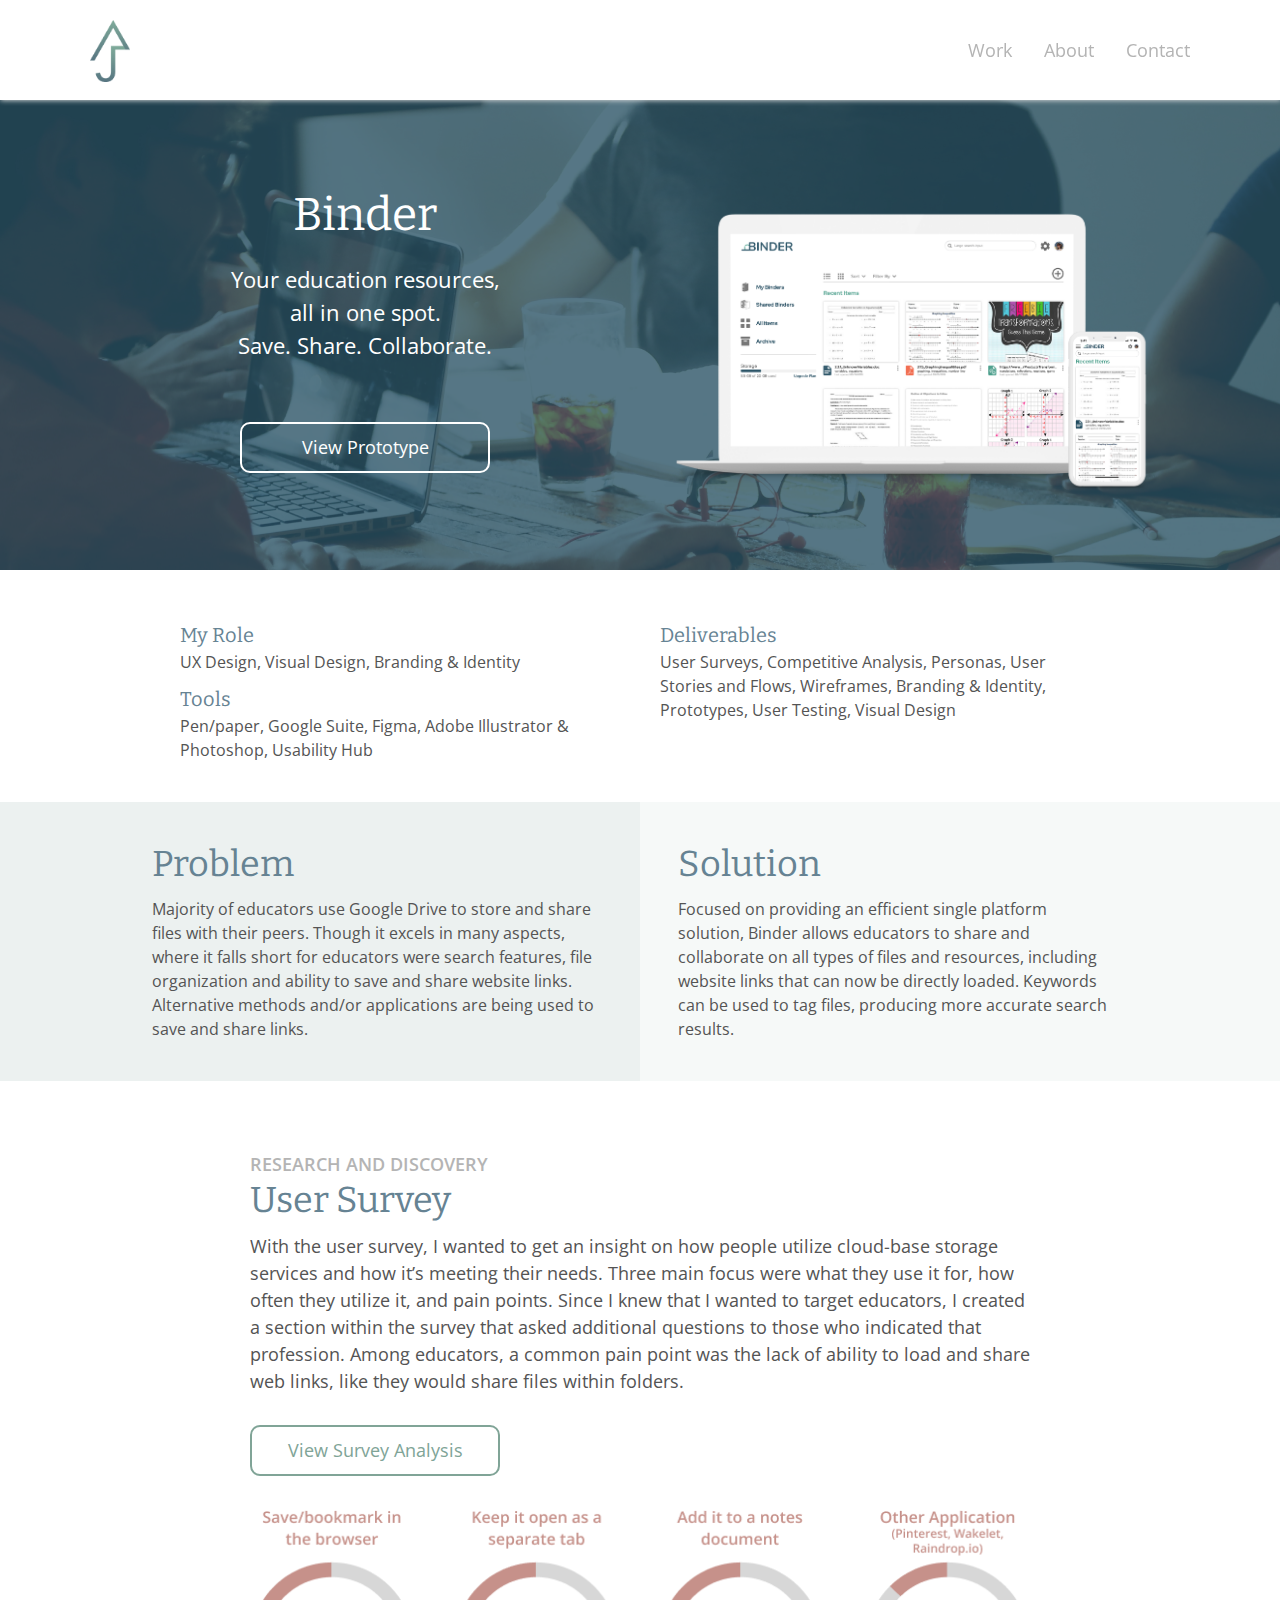
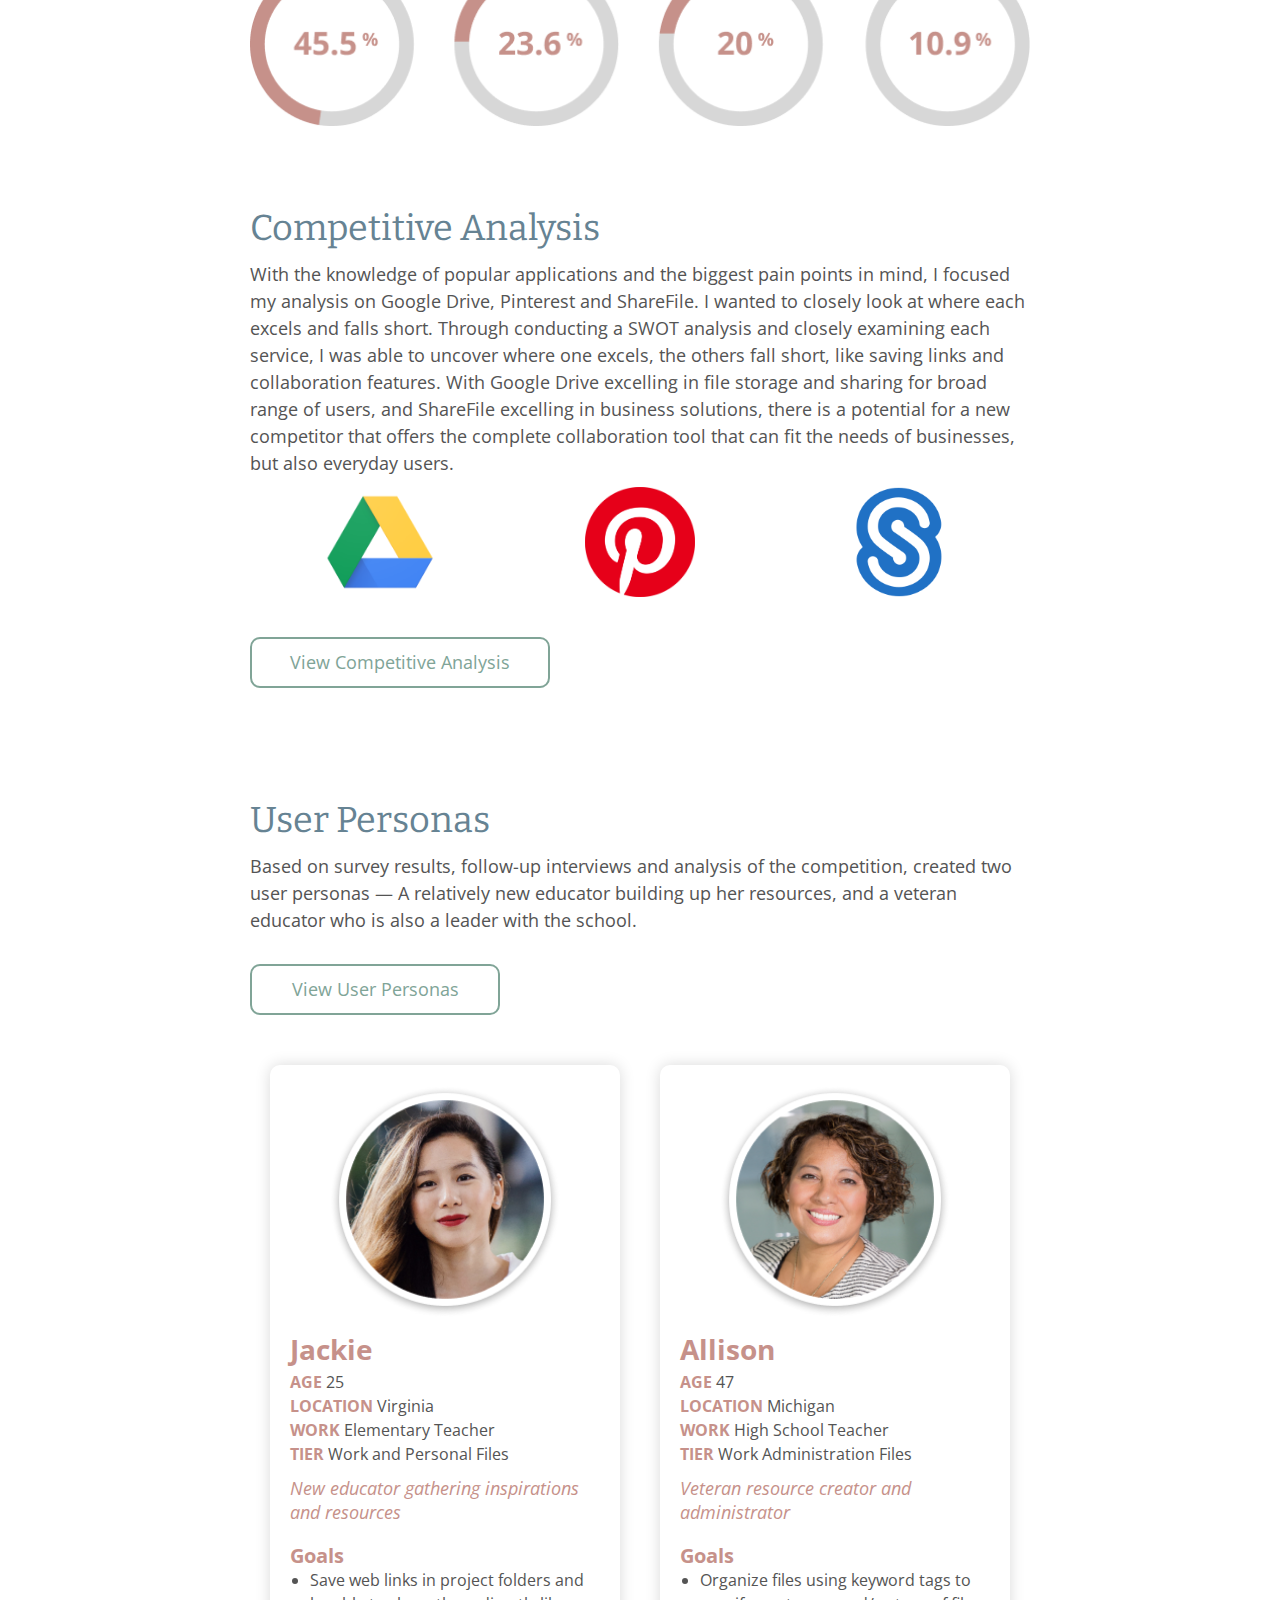
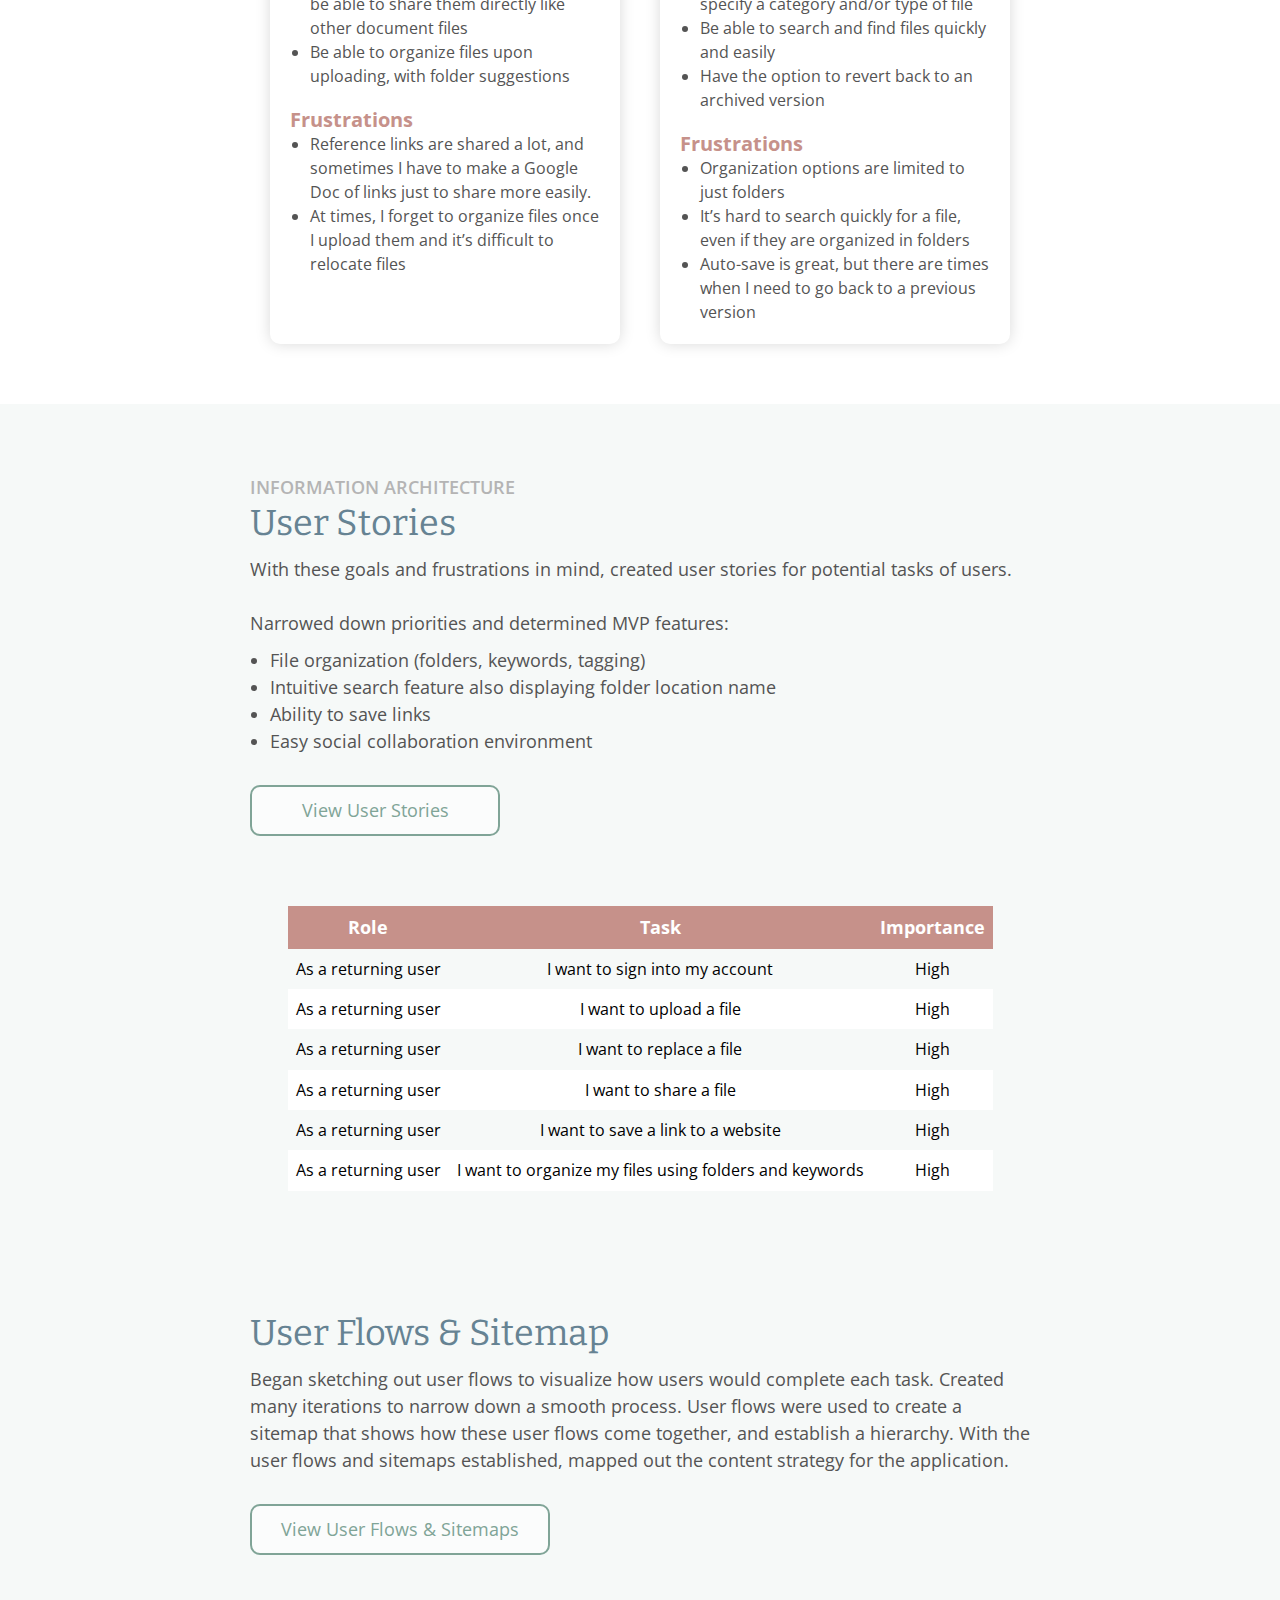
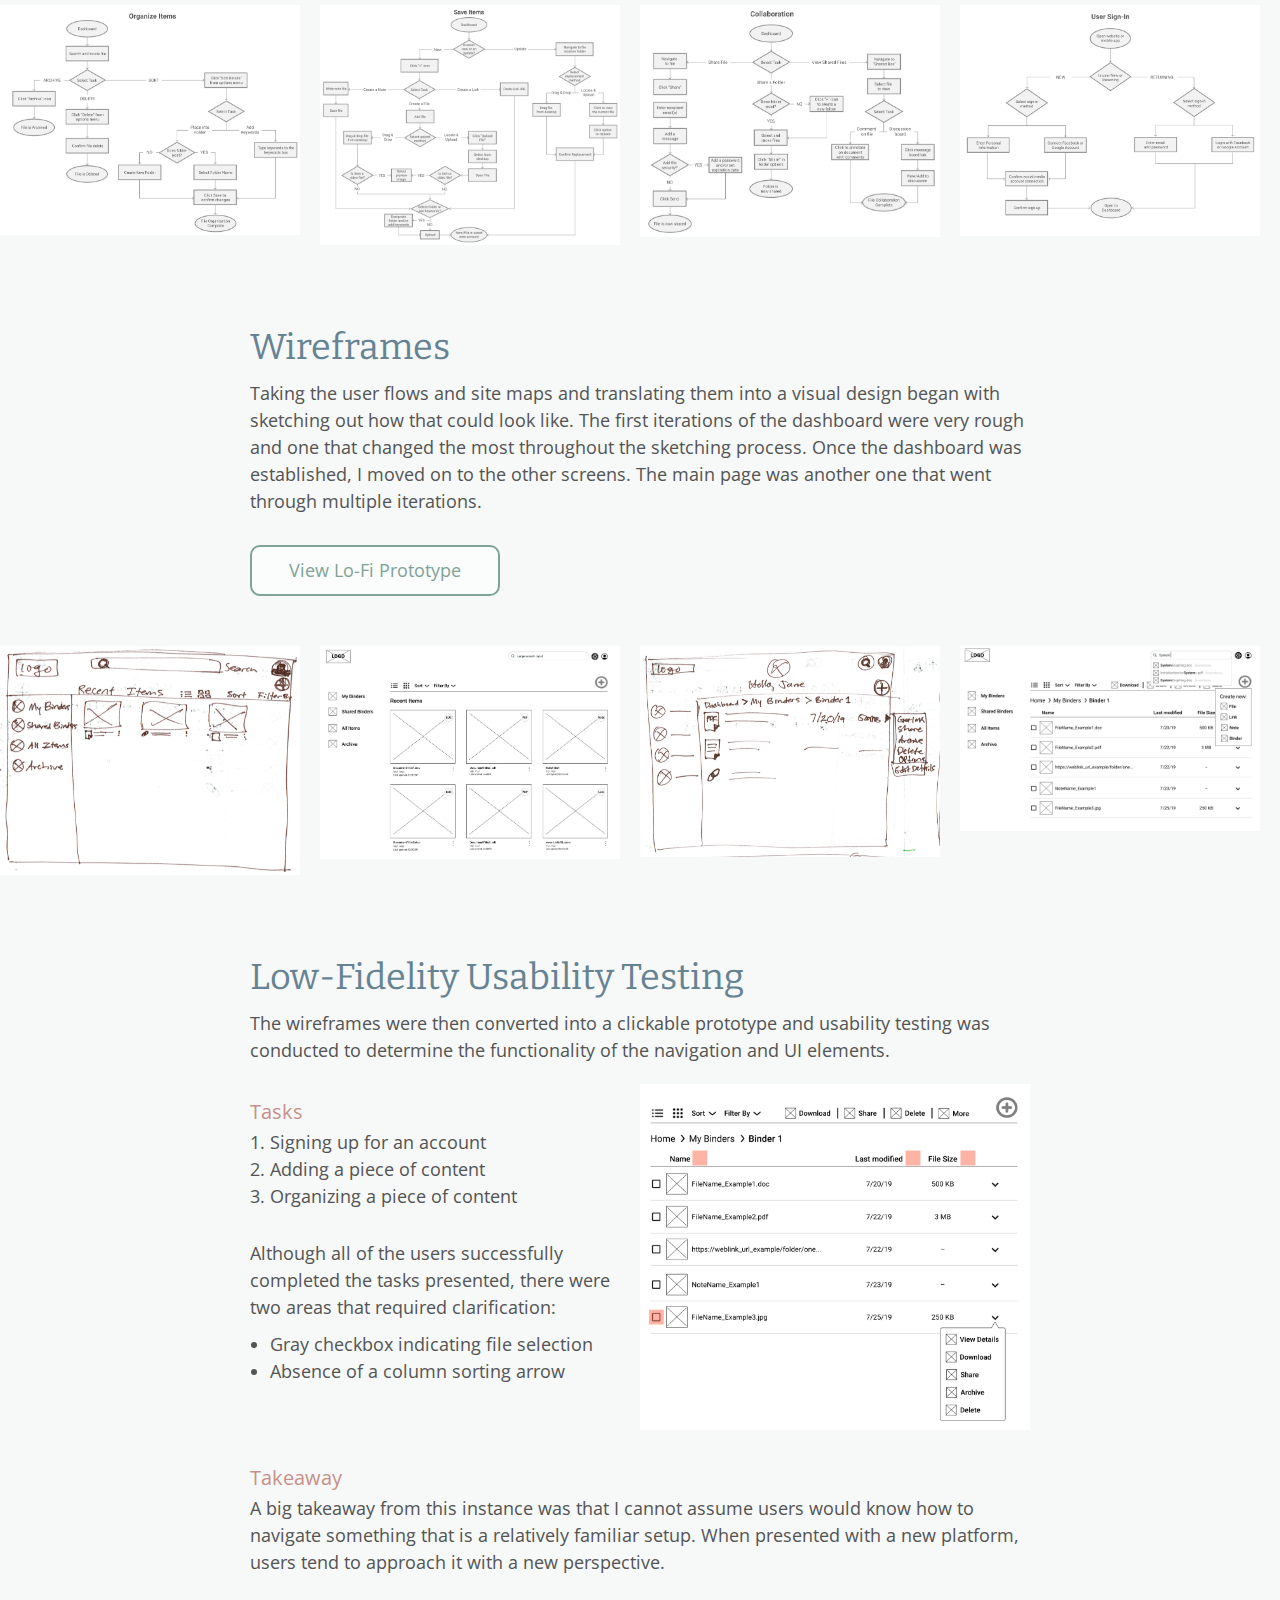
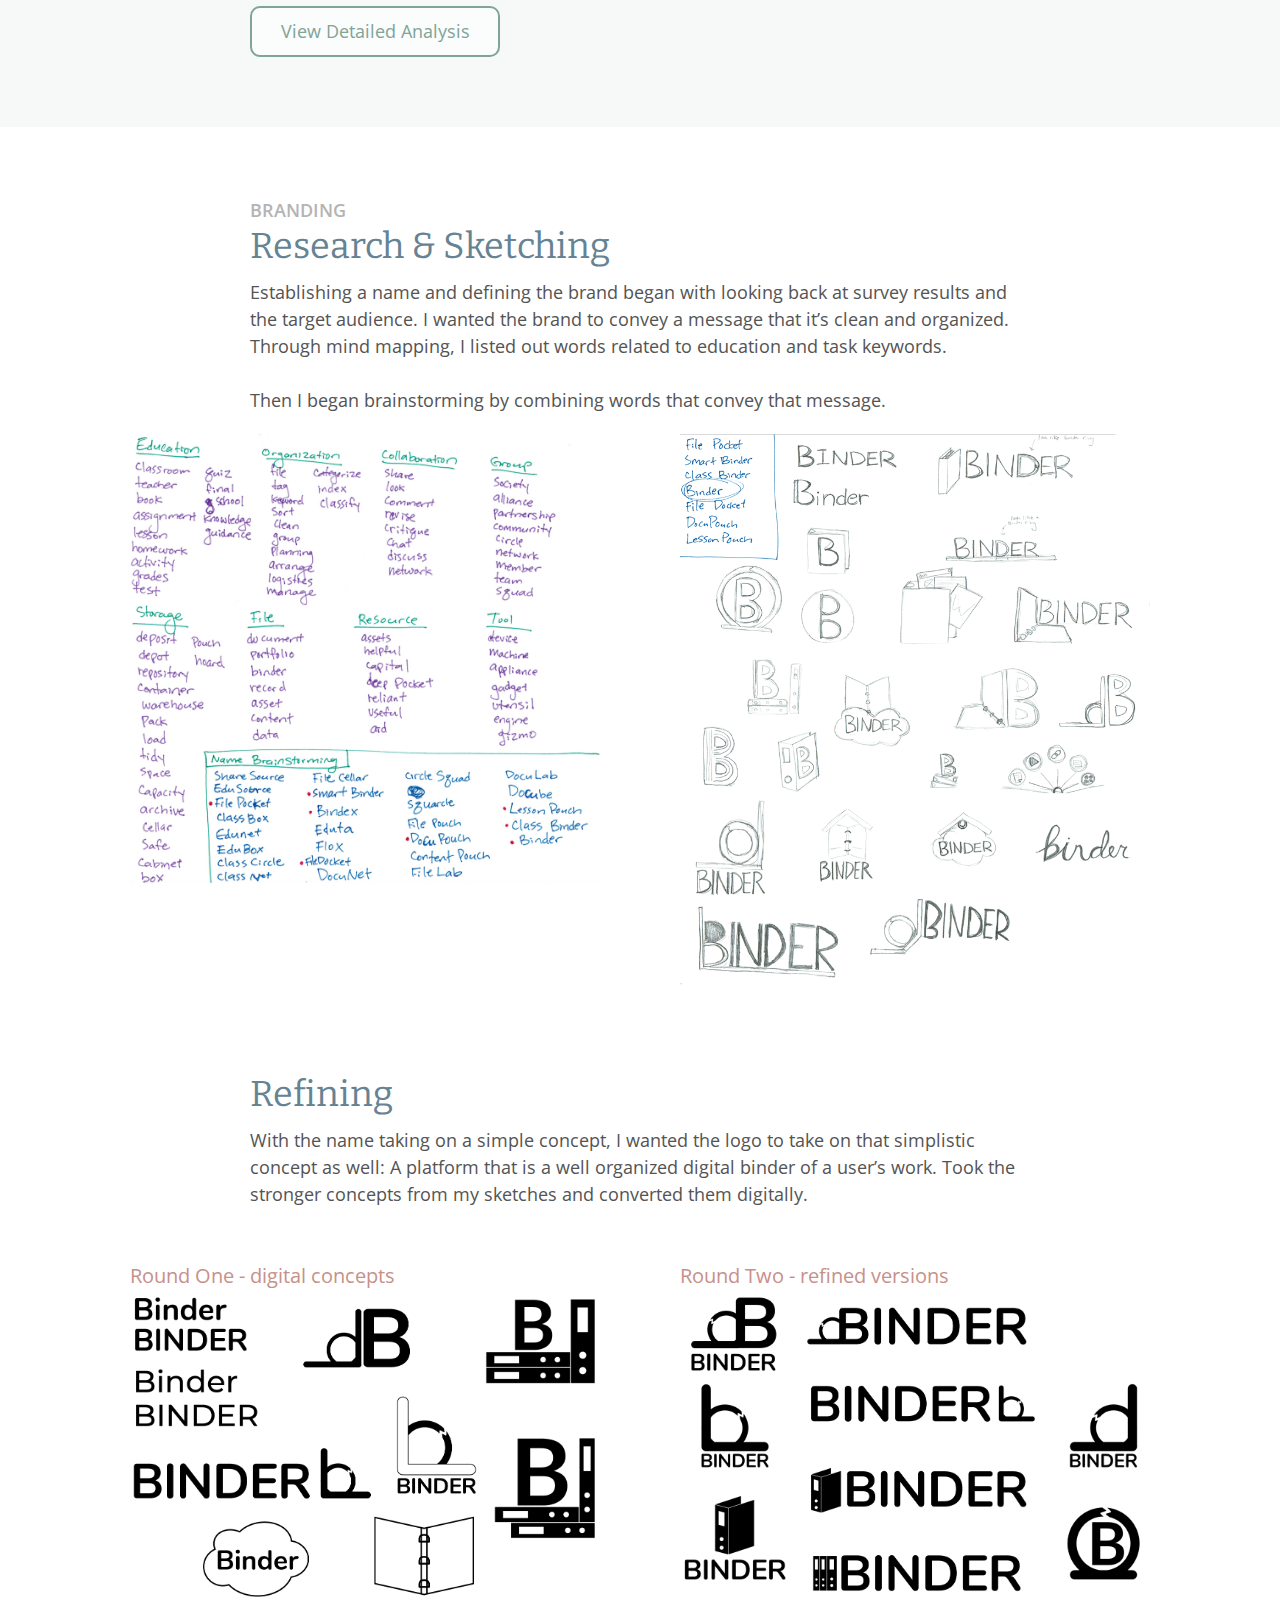
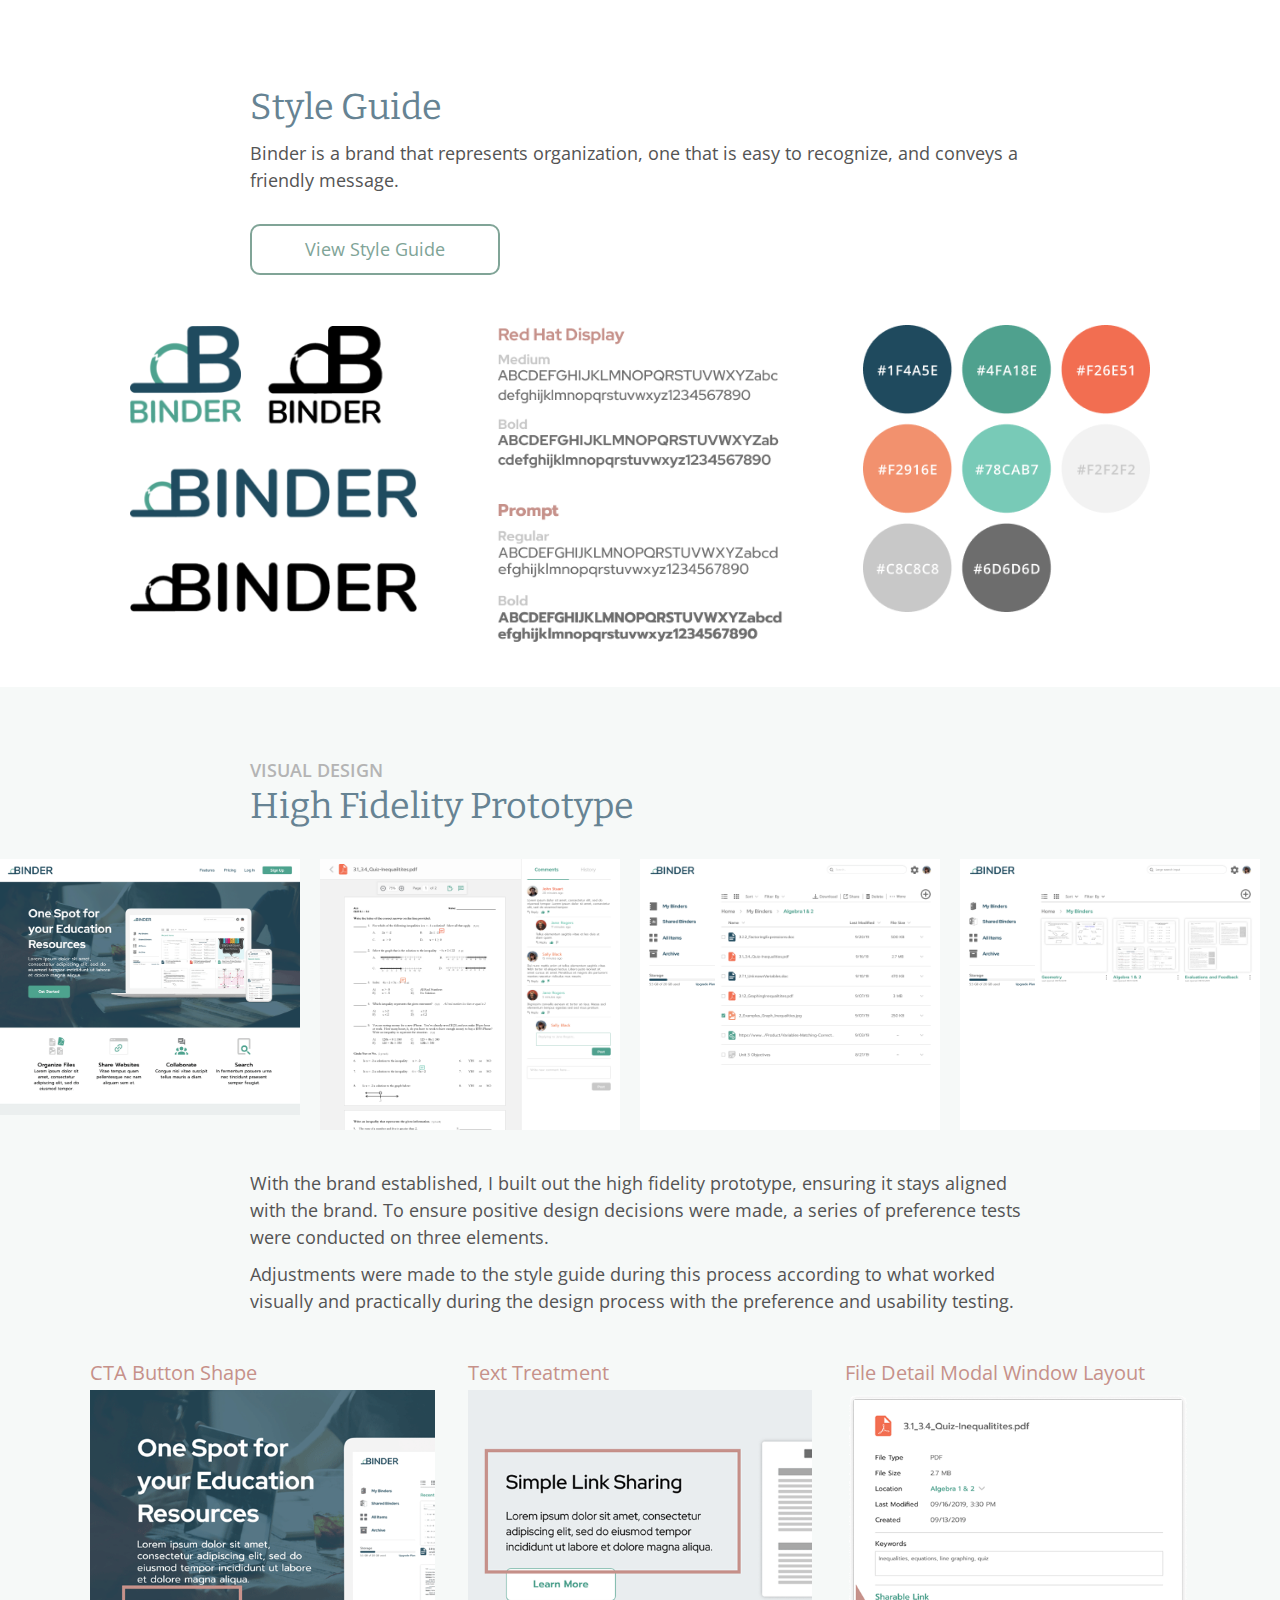
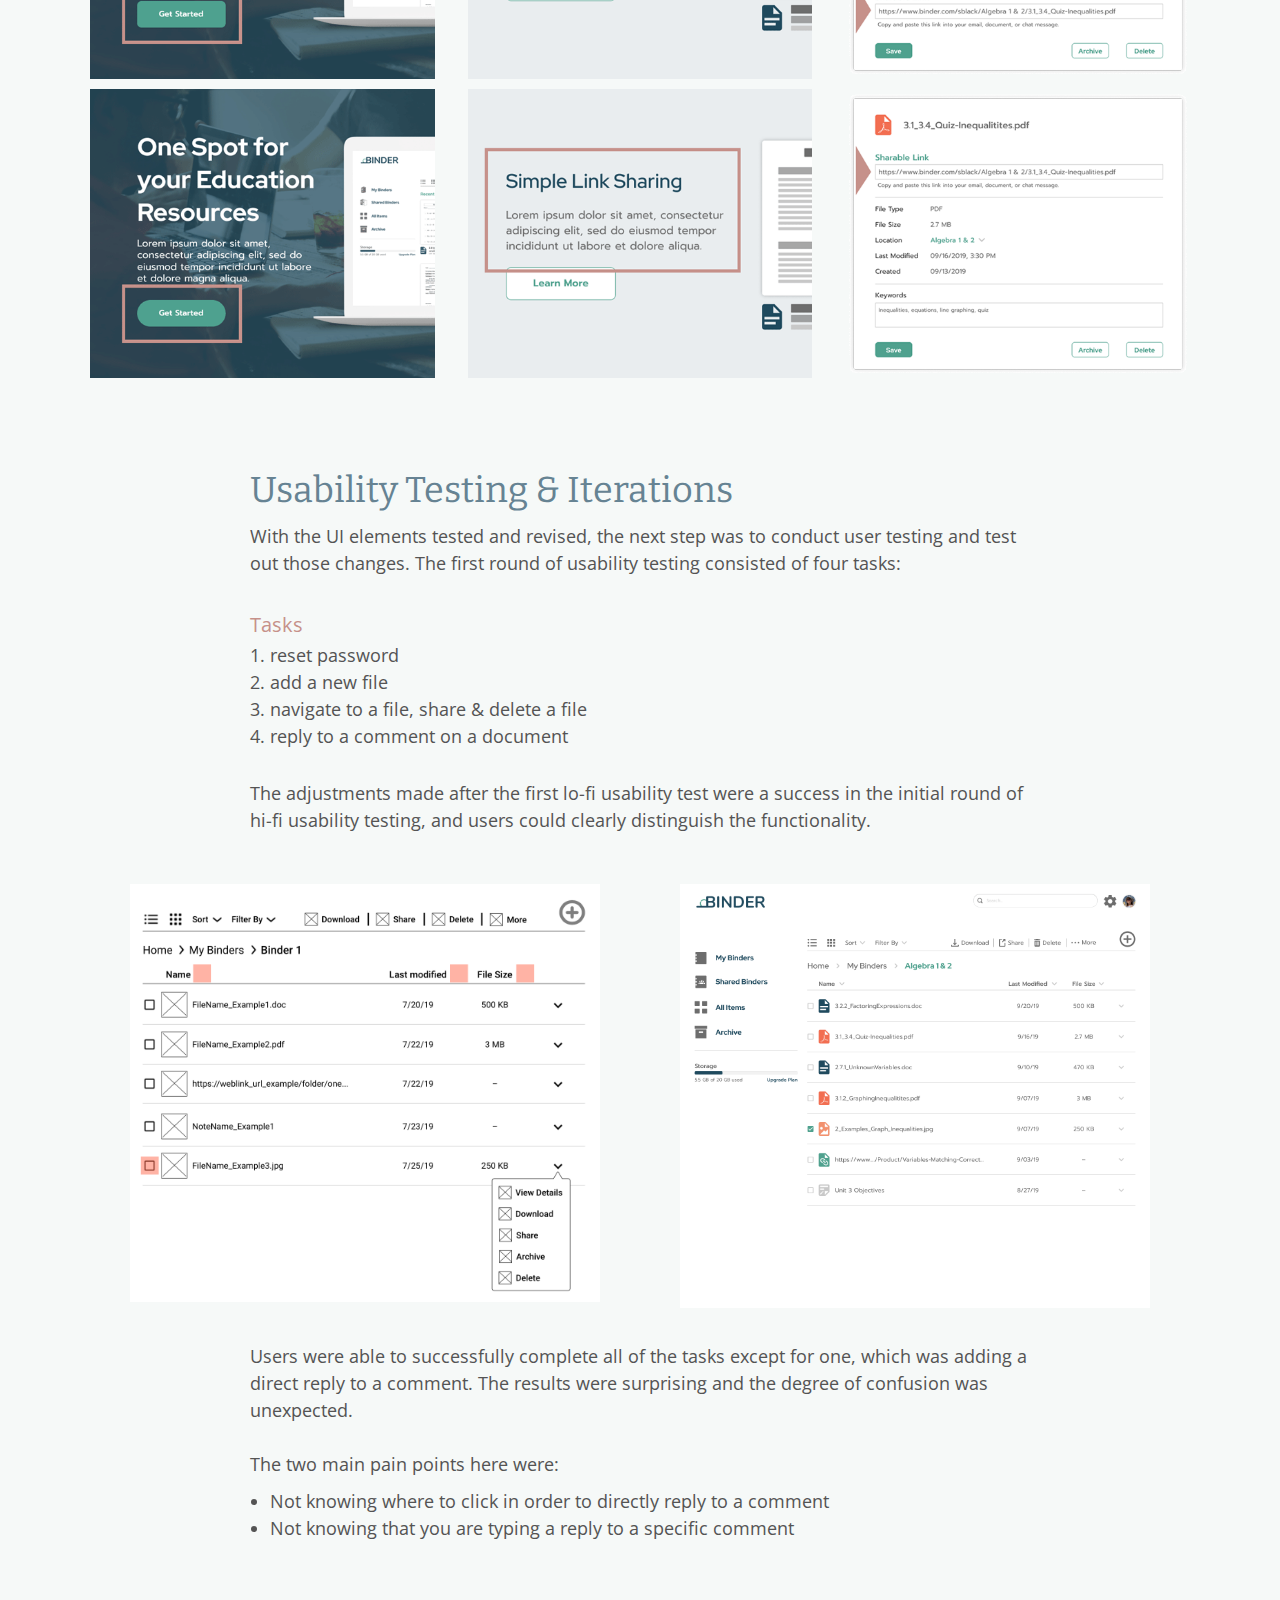
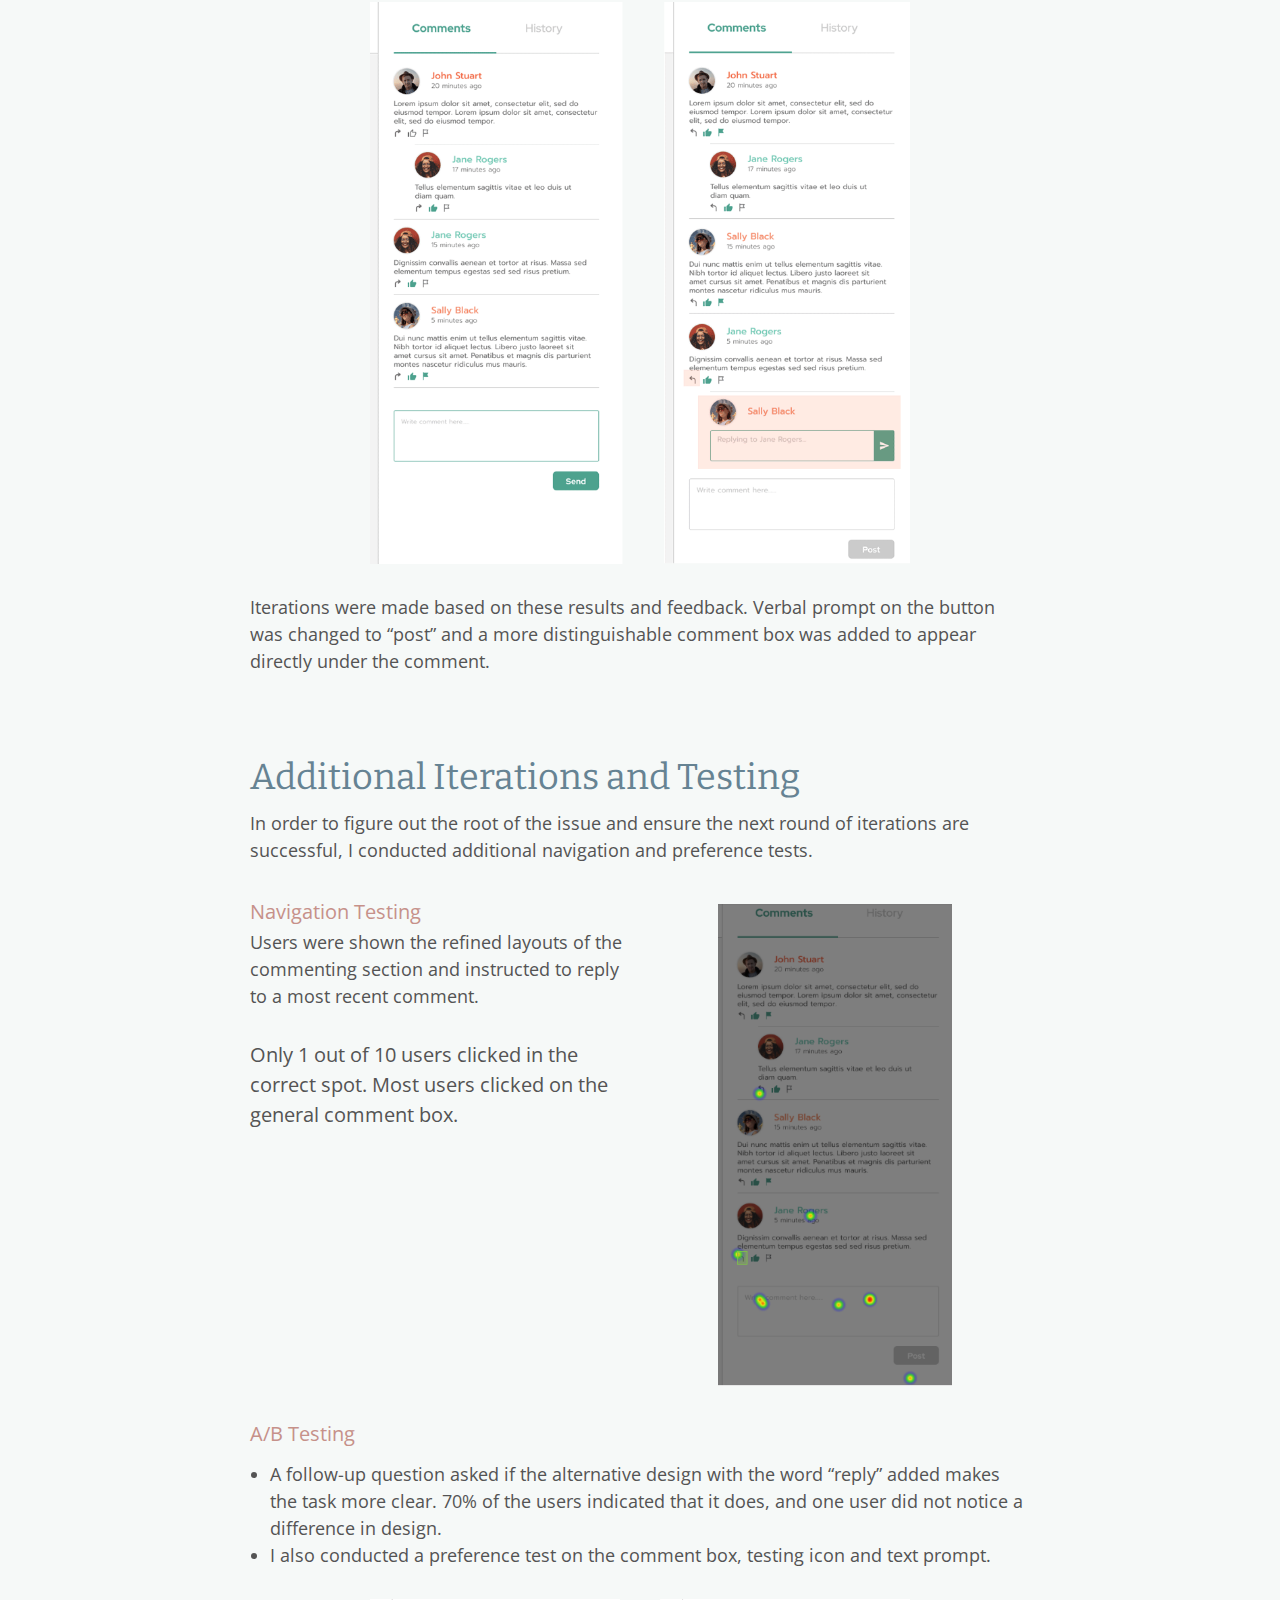
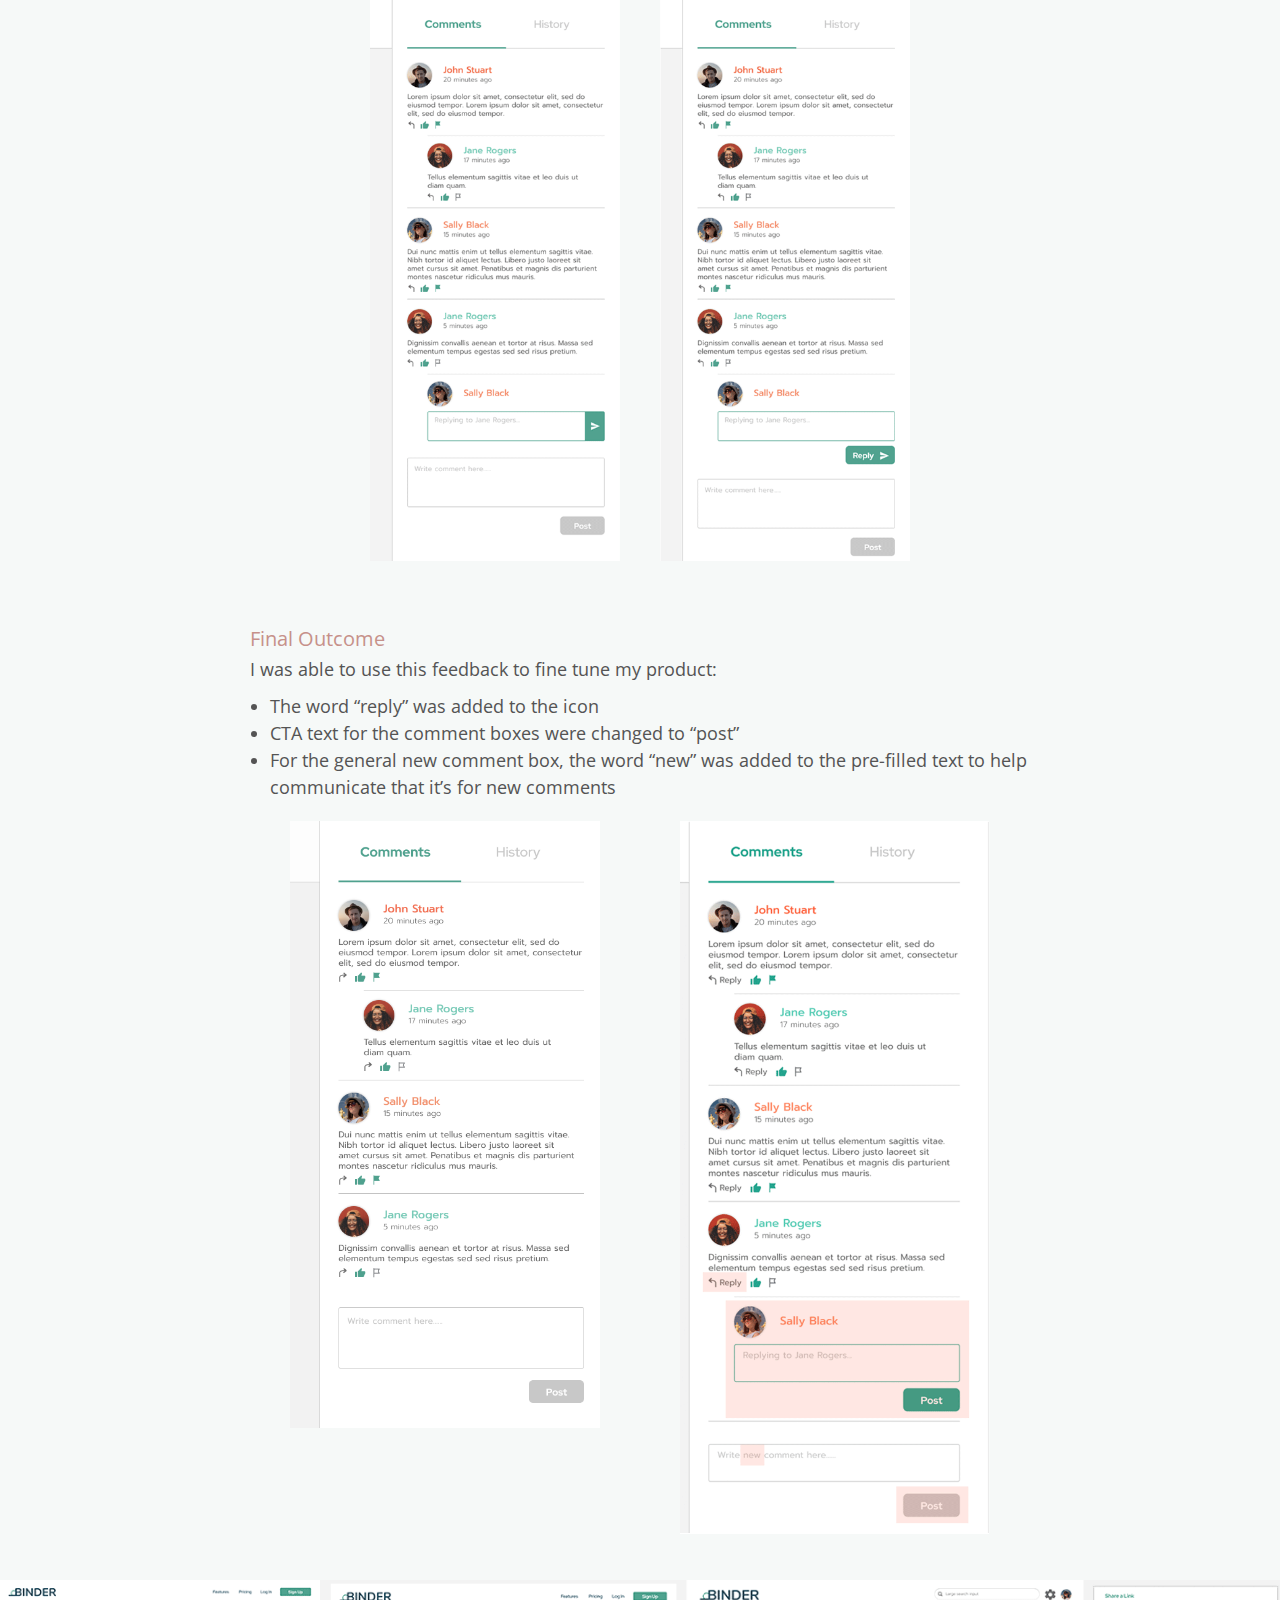
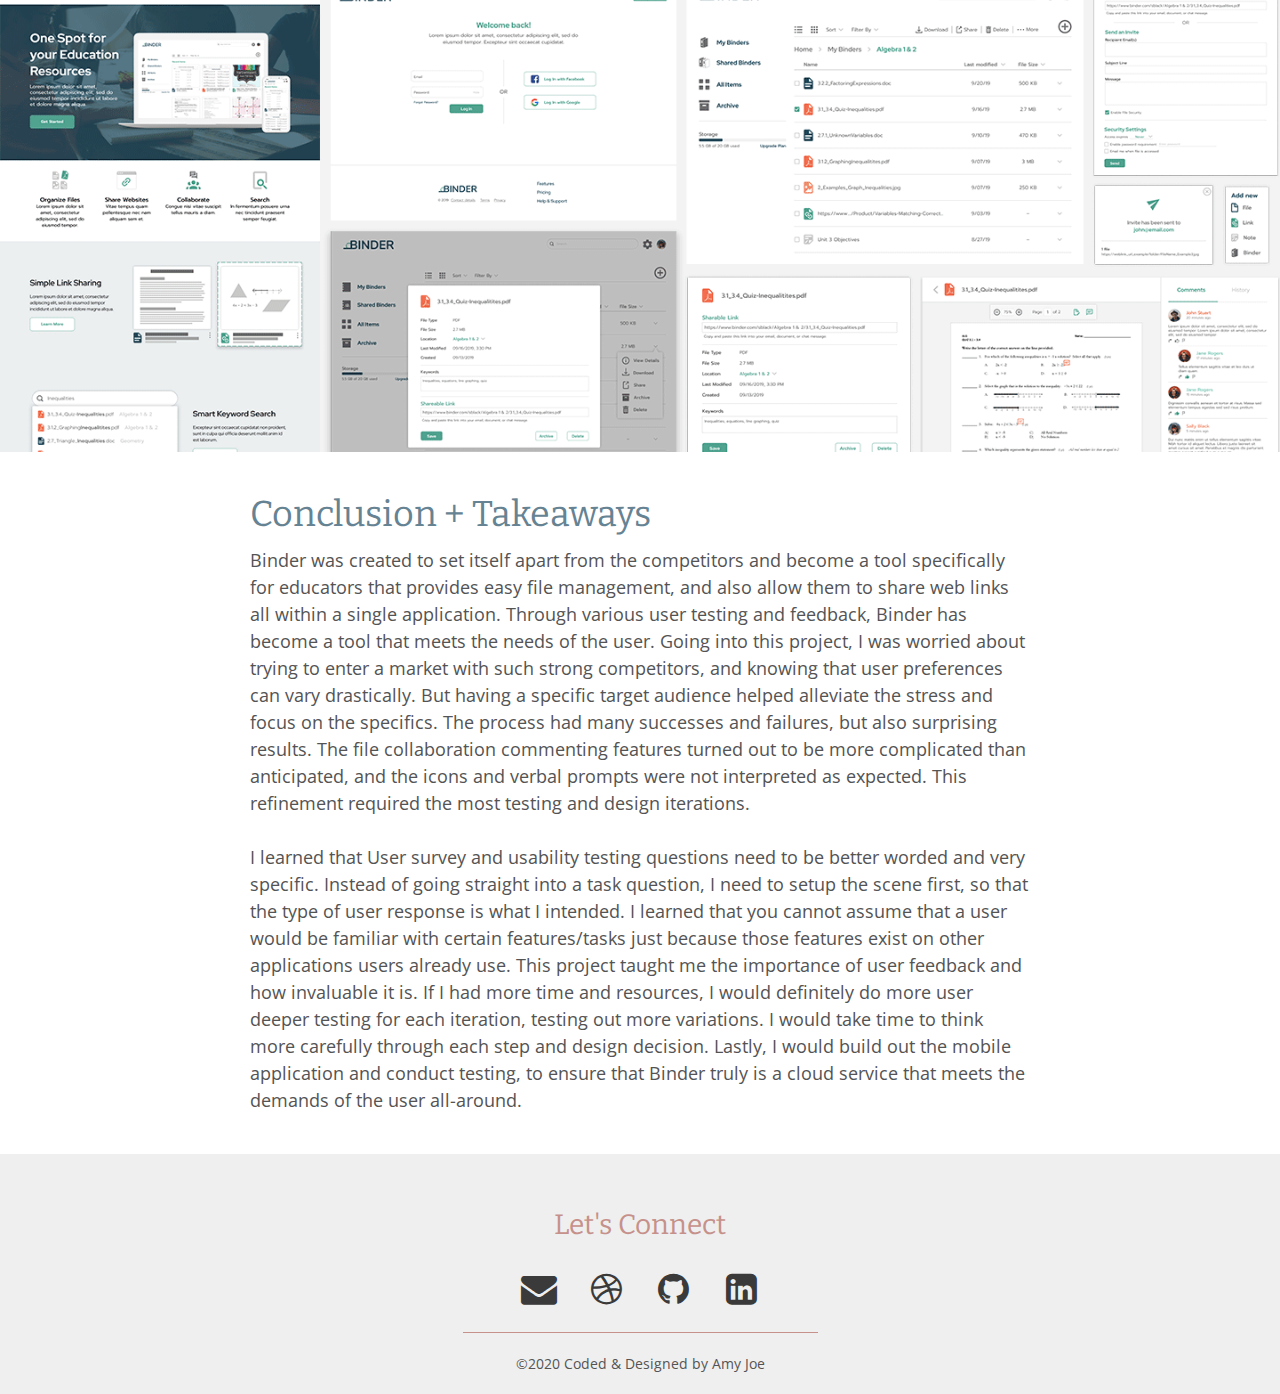
<file: binder.html>
<!DOCTYPE html>
<html lang="en">
    <head>
        <meta charset="utf-8">
        <title>Case Study | Binder Cloud Storage</title>
        <meta name="viewport" content="width=device-width, initial-scale=1">
        <link rel="icon" href="images/AJ-favicon.png" type="image/gif" sizes="16x16">
 <!-- Font Awesome -->
   <link href="https://maxcdn.bootstrapcdn.com/font-awesome/4.7.0/css/font-awesome.min.css" rel="stylesheet">  

    <!-- Custom Styles -->
        <link rel="stylesheet" href="css/reset.css">
        <link rel="stylesheet" href="css/style.css">
        
    <!-- Font Families -->
        <link href="https://fonts.googleapis.com/css2?family=Bitter:ital,wght@0,400;0,700;1,400&family=Open+Sans:ital,wght@0,400;0,600;0,700;1,400&display=swap" rel="stylesheet">
        
    </head>  

<body>
<!-- Nav bar -->
    <nav class="navbar">
        <div class="container">
            <a href="index.html" class="mylogo"><img src="images/AJ-logo-gradient.png" alt="personal logo"></a>
            
            <ul id="menu">
                <li><a href="index.html#work">Work</a></li>
                <li><a href="about.html">About</a></li>
                <li><a href="contact.html">Contact</a></li>
            </ul>

            <div class="hamburger">
                <span></span>
                <span></span>
                <span></span>
                <span></span>
            </div>
        </div>
    </nav>
  
<!-- Hero Section -->
    <header class="binder-hero">
        <div class="container container-grid">
            <div>
                <h1 class="p-name">Binder</h1>
                <p class="p-intro">Your education resources, <br> all in one spot.<br> Save. Share. Collaborate.</p>
                <a class="cta-hero" href="https://www.figma.com/proto/Xl5xoCGfcNNgL6rd06ZVUD/High-Fidelity-Mockups?node-id=77%3A576&viewport=-269%2C-186%2C0.25&scaling=scale-down" target="_blank">View Prototype</a>
            </div>
            <div>
                <img src="images/Binder_mockups.png" alt="Binder mockup image">
            </div>
        </div>
    </header>

<!-- Overview Section -->
    <section class="overview">
        <div class="container container-grid">
            <div class="column-2">
                <h4>My Role</h4>
                <p>UX Design, Visual Design, Branding &amp; Identity</p>

                <h4>Tools</h4>
                <p>Pen/paper, Google Suite, Figma, Adobe Illustrator &amp; Photoshop, Usability Hub</p>
            </div>

            <div class="column-2">
                <h4>Deliverables</h4>
                <p>User Surveys, Competitive Analysis, Personas, User Stories and Flows, Wireframes, Branding &amp; Identity, Prototypes, User Testing, Visual Design</p>
            </div>
        </div>
    </section>

    
<!-- Problem/Solution -->
    <div class="summary">
    <section class="left-half">
        <div class="problem">
            <h3 class="p-step-first">Problem</h3>
            <p>Majority of educators use Google Drive to store and share files with their peers. Though it excels in many aspects, where it falls short for educators were search features, file organization and ability to save and share website links. Alternative methods and/or applications are being used to save and share links.</p>
            </div>
    </section>
        
    <section class="right-half">
        <div class="solution">
            <h3 class="p-step-first">Solution</h3>
            <p>Focused on providing an efficient single platform solution, Binder allows educators to share and collaborate on all types of files and resources, including website links that can now be directly loaded. Keywords can be used to tag files, producing more accurate search results.</p>
        </div>
    </section>
        </div>
    
    
<!-- Reseach and Discovery Section -->   
    <section class="process">
        <div class="container container-small">
                <h5 class="p-header">RESEARCH AND DISCOVERY</h5>
            <article>
                <h3 class="p-step-first">User Survey</h3>
                <p>With the user survey, I wanted to get an insight on how people utilize  cloud-base storage services and how it’s meeting their needs. Three main focus were what they use it for, how often they utilize it, and pain points. Since I knew that I wanted to target educators, I created a section within the survey that asked additional questions to those who indicated that profession. Among educators, a common pain point was the lack of ability to load and share web links, like they would share files within folders.</p>
            </article>
            
            <div>
                <a class="cta" href="https://drive.google.com/open?id=1AvjvUS1lk-bFvy3dU_c09E360SEYgx326SntPkbXxtE" target="_blank">View Survey Analysis</a>
            </div>
            
            
            <picture>
              <source media='(min-width: 600px)'
                      srcset='images/survey-analysis-graph.png'/>
              <source media='(max-width: 600px)'
                      srcset='images/survey-analysis-graph-mobile.png'/>
              <img src='images/survey-analysis-graph.png' alt="survey analysis graphs"/>
            </picture>
    

            <article>
                <h3 class="p-step-first p-step">Competitive Analysis</h3>
                <p>With the knowledge of popular applications and the biggest pain points in mind, I focused my analysis on Google Drive, Pinterest and ShareFile. I wanted to closely look at where each excels and falls short. Through conducting a SWOT analysis and closely examining each service, I was able to uncover where one excels, the others fall short, like saving links and collaboration features. With Google Drive excelling in file storage and sharing for broad range of users, and ShareFile excelling in business solutions, there is a potential for a new competitor that offers the complete collaboration tool that can fit the needs of businesses, but also everyday users.</p>                
                
                <div class="comp-logo-grid">
                    <img class="comp-logo" src="images/Google%20Drive.png" alt="google drive">
                    <img class="comp-logo" src="images/Pinterest.png" alt="pinterest">
                    <img class="comp-logo" src="images/ShareFile_icon-logo.png" alt="ShareFile">
                </div>
                <a class="cta cta-wide" href="https://docs.google.com/document/d/1QvX3Vgna2YAh0ZYsSiv3BRR4Hm5fHAZ6vx2fneyo2Yo/edit?usp=sharing" target="_blank">View Competitive Analysis</a>
            </article>

            <article>
                <h3 class="p-step-first p-step">User Personas</h3>
                <p>Based on survey results, follow-up interviews and analysis of the competition, created two user personas — A relatively new educator building up her resources, and a veteran educator who is also a leader with the school.</p>
                <a class="cta" href="https://drive.google.com/open?id=1f2eirjHTS3cW0vjte3LQB3Sqs_HIHMC9" target="_blank">View User Personas</a>

                <div class="container container-grid">
                <div class="persona">
                    <img src="images/persona-Jackie.png" alt="persona Jackie">
                    <ul>
                        <li><h4 class="persona-name">Jackie</h4></li>
                        <li><b>AGE</b> 25</li>
                        <li><b>LOCATION</b> Virginia</li>
                        <li><b>WORK</b> Elementary Teacher</li>
                        <li><b>TIER</b> Work and Personal Files</li>
                        <li class="persona-type">New educator gathering inspirations and resources</li>
                    </ul>
                    <ul>
                        <li><h5>Goals</h5></li>
                        <li class="bullet">Save web links in project folders and be able to share them directly like other document files</li>
                        <li class="bullet">Be able to organize files upon uploading, with folder suggestions</li>
                    </ul>
                    <ul>
                        <li><h5>Frustrations</h5></li>
                        <li class="bullet">Reference links are shared a lot, and sometimes I have to make a Google Doc of links just to share more easily.</li>
                        <li class="bullet">At times, I forget to organize files once I upload them and it’s difficult to relocate files</li>
                    </ul>
                </div>

                <div class="persona">
                    <img src="images/persona-Allison.png" alt="persona Allison">
                    <ul>
                        <li><h4 class="persona-name">Allison</h4></li>
                        <li><b>AGE</b> 47</li>
                        <li><b>LOCATION</b> Michigan</li>
                        <li><b>WORK</b> High School Teacher</li>
                        <li><b>TIER</b> Work Administration Files</li>
                        <li class="persona-type">Veteran resource creator and administrator</li>
                    </ul>
                    <ul>
                        <li><h5>Goals</h5></li>
                        <li class="bullet">Organize files using keyword tags to specify a category and/or type of file</li>
                        <li class="bullet">Be able to search and find files quickly and easily</li>
                        <li class="bullet">Have the option to revert back to an archived version</li>
                    </ul>
                    <ul>
                        <li><h5>Frustrations</h5></li>
                        <li class="bullet">Organization options are limited to just folders</li>
                        <li class="bullet">It’s hard to search quickly for a file, even if they are organized in folders</li>
                        <li class="bullet">Auto-save is great, but there are times when I need to go back to a previous version</li>
                    </ul>
                </div>
                    </div>
            </article>
        </div>
    </section>

<!-- Information Architecture Section -->
    <section class="process process-shade">
        <div class="container container-small">
        <h5 class="p-header">INFORMATION ARCHITECTURE</h5>
        <article>
            <h3 class="p-step-first">User Stories</h3>
            <p>With these goals and frustrations in mind, created user stories for potential tasks of users.</p>
            <br>
            
                <p>Narrowed down priorities and determined MVP features:</p>
                    <ul class="text-block-spacing2">
                        <li class="bullet">File organization (folders, keywords, tagging)</li>
                        <li class="bullet">Intuitive search feature also displaying folder location name</li>
                        <li class="bullet">Ability to save links </li>
                        <li class="bullet">Easy social collaboration environment</li>
                    </ul>
            </article>
            <a class="cta" href="https://docs.google.com/spreadsheets/d/16wgpuFjo_GzOp7xeludNt6Uj6IntweePB5uCPzQ4gvc/edit?usp=sharing" target="_blank">View User Stories</a>
        </div>
    </section>
    
    <div class="us-table">
        <div class="user-stories">
                <table>
                    <tr>
                        <th>Role</th>
                        <th>Task</th>
                        <th>Importance</th>
                    </tr>
                    <tr>
                        <td>As a returning user</td>
                        <td>I want to sign into my account</td>
                        <td>High</td>
                    </tr>
                    <tr>
                        <td>As a returning user</td>
                        <td>I want to upload a file</td>
                        <td>High</td>
                    </tr>
                    <tr>
                        <td>As a returning user</td>
                        <td>I want to replace a file</td>
                        <td>High</td>
                    </tr>
                    <tr>
                        <td>As a returning user</td>
                        <td>I want to share a file</td>
                        <td>High</td>
                    </tr>
                    <tr>
                        <td>As a returning user</td>
                        <td>I want to save a link to a website</td>
                        <td>High</td>
                    </tr>
                    <tr>
                        <td>As a returning user</td>
                        <td>I want to organize my files using folders and keywords</td>
                        <td>High</td>
                    </tr>
                </table>
            </div>
         </div>
    
    <section class="process process-shade">
        <div class="container container-small">  
        <article>
            <h3 class="p-step-first p-step">User Flows &amp; Sitemap</h3>
            <p>Began sketching out user flows to visualize how users would complete each task. Created many iterations to narrow down a smooth process. User flows were used to create a sitemap that shows how these user flows come together, and establish a hierarchy. With the user flows and sitemaps established, mapped out the content strategy for the application.</p>
            <a class="cta cta-wide" href="https://drive.google.com/open?id=1d1Imi6kWehfXNfGSMAlGH364WUC8aDWX" target="_blank">View User Flows &amp; Sitemaps</a>
        </article>
        </div>
        
        <div class="static-gallery">
            <img src="images/user-flow-organize.png" alt="user-flow: organize">
            <img src="images/User-flow_save_items.png" alt="user-flow: save items">
            <img src="images/User-flow_Collaboration.png" alt="user-flow: collaboration">
            <img class="last" src="images/User-flow_sign-in.png" alt="user-flow: sign-in">
        </div>
        
    <div class="container container-small">
        <article>
            <h3 class="p-step-first p-step">Wireframes</h3>
            <p>Taking the user flows and site maps and translating them into a visual design began with sketching out how that could look like. The first iterations of the dashboard were very rough and one that changed the most throughout the sketching process. Once the dashboard was established, I moved on to the other screens. The main page was another one that went through multiple iterations.</p>
            <a class="cta" href="https://www.figma.com/proto/iTR8aDuHFmvQUrTCwQjaiE/Binder-Wireframing-Template?node-id=77%3A576&viewport=-560%2C-642%2C0.25&scaling=scale-down" target="_blank">View Lo-Fi Prototype</a>
        </article>
    </div>
        
     <div class="static-gallery">
            <img src="images/sketches_main-dashboard.png" alt="sketch dashboard">
            <img src="images/wireframe_dashboard.png"  alt="wireframe dashboard">
            <img src="images/sketches_FileListing.png" alt="sketch file listing">
            <img class="last" src="images/wireframe_features.png" alt="wireframe file listing">
        </div>  
        
    <div class="container container-small">
        <article>
            <h3 class="p-step-first p-step">Low-Fidelity Usability Testing</h3>
            <p>The wireframes were then converted into a clickable prototype and usability testing was conducted to determine the functionality of the navigation and UI elements.</p>
        
            <div class="container container-grid">
                <div>
                <h5 class="label">Tasks</h5>
                <ol>
                    <li class="number">Signing up for an account</li>
                    <li class="number">Adding a piece of content</li>
                    <li class="number">Organizing a piece of content</li>
                </ol>
                    
                    <div class="content-block">
                        <p>Although all of the users successfully completed the tasks presented, there were two areas that required clarification:</p>
                            <ul class="text-block-spacing2">
                                <li class="bullet">Gray checkbox indicating file selection </li>
                                <li class="bullet">Absence of a column sorting arrow</li>
                            </ul>
                    </div>
                </div>
            
                <div>
                    <img class="img-space" src="images/lo-fi_prototype_issue.png" alt="lo-fi testing issues">
                </div>
            </div>
            
            <div>
                <h5 class="label">Takeaway</h5>
                <p>A big takeaway from this instance was that I cannot assume users would know how to navigate something that is a relatively familiar setup. When presented with a new platform, users tend to approach it with a new perspective.</p>
                <a class="cta" href="https://docs.google.com/document/d/1Bx8SUiozG0fLZHH4jXRttP9_Xb_dTsdd5d3BH2Jcj_A/edit?usp=sharing" target="_blank">View Detailed Analysis</a>
            </div>
        </article>
        </div>
    </section>
        
<!-- Branding Section -->
    <section class="process">
        <div class="container container-small">
            <h5 class="p-header">BRANDING</h5>
            <article>
                <h3 class="p-step-first">Research &amp; Sketching</h3>
                <p>Establishing a name and defining the brand began with looking back at survey results and the target audience. I wanted the brand to convey a message that it’s clean and organized. Through mind mapping, I listed out words related to education and task keywords. 
                <br><br>Then I began brainstorming by combining words that convey that message.</p>
            </article>
        </div>
        
        <div class="container">
            <div class="two-column-grid">
              <div class="column2">
                <img src="images/logo_mindmapping.png" alt="logo mind mapping">
              </div>
              <div class="column2">
                <img src="images/logo_sketches.png" alt="logo sketches">
              </div>
            </div>
        </div>
        
        <div class="container container-small">
            <article>
                <h3 class="p-step-first p-step">Refining</h3>
                <p>With the name taking on a simple concept, I wanted the logo to take on that simplistic concept as well: A platform that is a well organized digital binder of a user’s work. Took the stronger concepts from my sketches and converted them digitally.</p>
            </article>
        </div>
        
        
        <div class="container">
            <div class="two-column-grid">
              <div class="column2">
                <h5 class="label">Round One - digital concepts</h5>
                <img src="images/logo_iterations_concepts.png" alt="logo digital concepts">
              </div>
              <div class="column2">
                <h5 class="label">Round Two - refined versions</h5>
                <img src="images/logo_iterations_refined.png" alt="logo refined versions">
              </div>
            </div>
        </div>
        
        <div class="container container-small">
        <article>
            <h3 class="p-step-first p-step">Style Guide</h3>
            <p>Binder is a brand that represents organization, one that is easy to recognize, and conveys a friendly message.</p>
            <a class="cta" href="https://drive.google.com/open?id=1ks1YueYoT9KP-J7-1UVyCc7znhFB-j36" target="_blank">View Style Guide</a>
            </article>
        </div>
    
        
        <div class="container">
            <div class="three-column-grid">
              <div class="column3">
                <img src="images/logo_final_versions.png" alt="logo final versions">
              </div>
              <div class="column3">
                <img src="images/fonts.png" alt="typography">
              </div>
              <div class="column3">
                <img src="images/color-palette.png" alt="color palette">
              </div>
            </div>
        </div>
        
    </section>

<!-- Visual Design Section -->
    <section class="process process-shade">
        <div class="container container-small">
            <h5 class="p-header">VISUAL DESIGN</h5>
            <div>
                <h3 class="p-step-first">High Fidelity Prototype</h3>
            </div>
        </div>
        
        <div class="static-gallery">
            <img src="images/HiFi_mainpage.png" alt="HiFi-prototype-mainpage">
            <img src="images/PDF_collaboration-view.png" alt="HiFi-prototype-PDF-view">
            <img src="images/Sub-Binder_file-list-view.png" alt="HiFi-prototype-FileList">
            <img class="last" src="images/Sub-Binder_tile-view.png" alt="HiFi-prototype-dashboard">
        </div>
        
        
        
        <div class="container container-small">
            <p class="text-block-spacing1">With the brand established, I built out the high fidelity prototype, ensuring it stays aligned with the brand. To ensure positive design decisions were made, a series of preference tests were conducted on three elements.</p>
            <p class="text-block-spacing2">Adjustments were made to the style guide during this process according to what worked visually and practically during the design process with the preference and usability testing.</p>
        </div>
        
        <div class="container">
            <div class="detail-callout">
                <div>
                    <h5 class="label">CTA Button Shape</h5>
                    <img src="images/CTA-Button1.png" alt="CTA button shape option 1">
                    <img src="images/CTA-Button2.png" alt="CTA button shape option 2">
                </div>
                <div> </div>
                <div>
                    <h5 class="label">Text Treatment</h5>
                    <img src="images/TextTreatment1.png" alt="Text Treatment option 1">
                    <img src="images/TextTreatment2.png" alt="Text Treatment option 2">
                </div>
                <div> </div>
                <div>
                    <h5 class="label">File Detail Modal Window Layout</h5>
                    <img src="images/FileDetailModal_1.png" alt="Shareable Link option 1">
                    <img src="images/FileDetailModal_2.png" alt="Shareable Link option 2">
                </div> 
            </div>
        </div>

        <div class="container container-small">
            <article>
                <h3 class="p-step-first p-step">Usability Testing &amp; Iterations</h3>
                <p>With the UI elements tested and revised, the next step was to conduct user testing and test out those changes. The first round of usability testing consisted of four tasks: </p>

                <div>
                    <h5 class="label">Tasks</h5>
                    <ol>
                        <li class="number">reset password</li>
                        <li class="number">add a new file</li>
                        <li class="number">navigate to a file, share &amp; delete a file</li>
                        <li class="number">reply to a comment on a document</li>
                    </ol>
                </div>

                <div class="content-block">
                    <p>The adjustments made after the first lo-fi usability test were a success in the initial round of hi-fi usability testing, and users could clearly distinguish the functionality.</p>
                </div>
            </article>
        </div>
        
        <div class="container">
            <div class="two-column-grid">
              <div class="column2">
                <img src="images/lo-fi_prototype_issue.png" alt="lo-fi testing issues">
              </div>
              <div class="column2">
                <img src="images/Sub-Binder_file-list-view.png" alt="lo-fi testing solutions recap">
              </div>
            </div>
        </div>
        
        <div class="container container-small">
            <div class="content-block">
                <p>Users were able to successfully complete all of the tasks except for one, which was adding a direct reply to a comment. The results were surprising and the degree of confusion was unexpected.
                </p>
                    <br>
                <p>The two main pain points here were:</p>
                    <ul class="text-block-spacing2">
                        <li class="bullet">Not knowing where to click in order to directly reply to a comment</li>
                        <li class="bullet">Not knowing that you are typing a reply to a specific comment</li>
                    </ul>
            </div>
         
            <div class="container-narrow">
            <img src="images/usability-testing_results1.png" alt="hi-fi commenting testing results">
            </div>

            <div>
            <p>Iterations were made based on these results and feedback. Verbal prompt on the button was changed to “post” and a more distinguishable comment box was added to appear directly under the comment.
            </p>
            </div>
    
        
        <article>
            <h3 class="p-step-first p-step">Additional Iterations and Testing</h3>
            <p>In order to figure out the root of the issue and ensure the next round of iterations are successful, I conducted additional navigation and preference tests.</p>
        
            <div class="container container-grid">
                  <div>
                    <h5 class="label">Navigation Testing</h5>
                    <p>Users were shown the refined layouts of the commenting section and instructed to reply to a most recent comment. </p>
                    
                    <p class="call-out">Only 1 out of 10 users clicked in the correct spot. Most users clicked on the general comment box.</p>

                  </div>
                  <div>
                    <img class="sm-img" src="images/comment-box_hotspot_results.png" alt="hi-fi commenting hotspot results">
                  </div>
                </div>
            
            
                <article>
                    <h5 class="label">A/B Testing</h5>
                    <ul class="text-block-spacing2">
                        <li class="bullet">A follow-up question asked if the alternative design with the word “reply” added makes the task more clear. 70% of the users indicated that it does, and one user did not notice a difference in design.</li>
                        <li class="bullet">I also conducted a preference test on the comment box, testing icon and text prompt.</li>
                    </ul>

                    <div class="container-narrow">
                    <img src="images/usability-testing_results2.png" alt="hi-fi commenting hotspot results">
                    </div>
                </article>

                <article>
                    <h5 class="label">Final Outcome</h5>
                    <p>I was able to use this feedback to fine tune my product:</p>
                    <ul class="text-block-spacing2">
                        <li class="bullet">The word “reply” was added to the icon</li>
                        <li class="bullet">CTA text for the comment boxes were changed to “post”</li>
                        <li class="bullet">For the general new comment box, the word “new” was added to the pre-filled text to help communicate that it’s for new comments</li>
                    </ul>

                    <div class="container container-small">
                        <div class="two-column-grid">
                          <div class="column2">
                            <img class="padded-img" src="images/comment_feature_initial.png" alt="commenting feature initial layout">
                          </div>
                          <div class="column2">
                            <img class="padded-img" src="images/comment_feature_final.png" alt="commenting feature final result">
                          </div>
                        </div>
                    </div>
                </article>
        </article>
        </div>
    </section>
    
    
<!-- Conclusion & Takeaways Section -->
    <a href="https://www.figma.com/proto/Xl5xoCGfcNNgL6rd06ZVUD/High-Fidelity-Mockups?node-id=77%3A576&viewport=-269%2C-186%2C0.25&scaling=scale-down" target="_blank">
        
        <picture>
              <source media='(min-width: 600px)'
                      srcset='images/Collage_Final_Layouts.png'/>
              <source media='(max-width: 600px)'
                      srcset='images/Collage_Final_Layouts_mobile.png'/>
              <img src='images/Collage_Final_Layouts.png' alt="final layouts"/>
        </picture>    
        </a>
    
    <section class="process">
        <div class="container container-small">            
            <h3 class="p-step-first">Conclusion + Takeaways</h3>
                <p>Binder was created to set itself apart from the competitors and become a tool specifically for educators that provides easy file management, and also allow them to share web links all within a single application. Through various user testing and feedback, Binder has become a tool that meets the needs of the user. Going into this project, I was worried about trying to enter a market with such strong competitors, and knowing that user preferences can vary drastically. But having a specific target audience helped alleviate the stress and focus on the specifics. The process had many successes and failures, but also surprising results. The file collaboration commenting features turned out to be more complicated than anticipated, and the icons and verbal prompts were not interpreted as expected. This refinement required the most testing and design iterations.
                <br><br>
                I learned that User survey and usability testing questions need to be better worded and very specific. Instead of going straight into a task question, I need to setup the scene first, so that the type of user response is what I intended. I learned that you cannot assume that a user would be familiar with certain features/tasks just because those features exist on other applications users already use. This project taught me the importance of user feedback and how invaluable it is. If I had more time and resources, I would definitely do more user deeper testing for each iteration, testing out more variations. I would take time to think more carefully through each step and design decision. Lastly, I would build out the mobile application and conduct testing, to ensure that Binder truly is a cloud service that meets the demands of the user all-around. </p>
        </div>
    </section>

<!--FOOTER BELOW--> 
    <footer>
    <h4 class="connect">Let's Connect</h4>
       <ul class="footer-grid">
        <li>
            <a href="contact.html">
                <i class="fa fa-envelope" aria-hidden="true"></i>
            </a>
           </li>
        <li>
           <a href="https://dribbble.com/yojieun" target="_blank">
                <i class="fa fa-dribbble" aria-hidden="true"></i>
            </a>
           </li>
        <li>
           <a href="https://github.com/yojieun" target="_blank">
                <i class="fa fa-github" aria-hidden="true"></i>
            </a>
           </li>
        <li>
           <a href="https://www.linkedin.com/in/amyjoe/" target="_blank">
                    <i class="fa fa-linkedin-square" aria-hidden="true"></i>
                </a>
           </li>
        </ul> 
        <div class="divider">
        </div>
        <p>©2020 Coded &amp; Designed by Amy Joe</p>
    </footer>
    

<script src="js/menu.js"></script>


<!-- Global site tag (gtag.js) - Google Analytics -->
<script async src="https://www.googletagmanager.com/gtag/js?id=UA-163834328-1"></script>
<script>
  window.dataLayer = window.dataLayer || [];
  function gtag(){dataLayer.push(arguments);}
  gtag('js', new Date());

  gtag('config', 'UA-163834328-1');
</script>

    
</body>
</html>
</file>
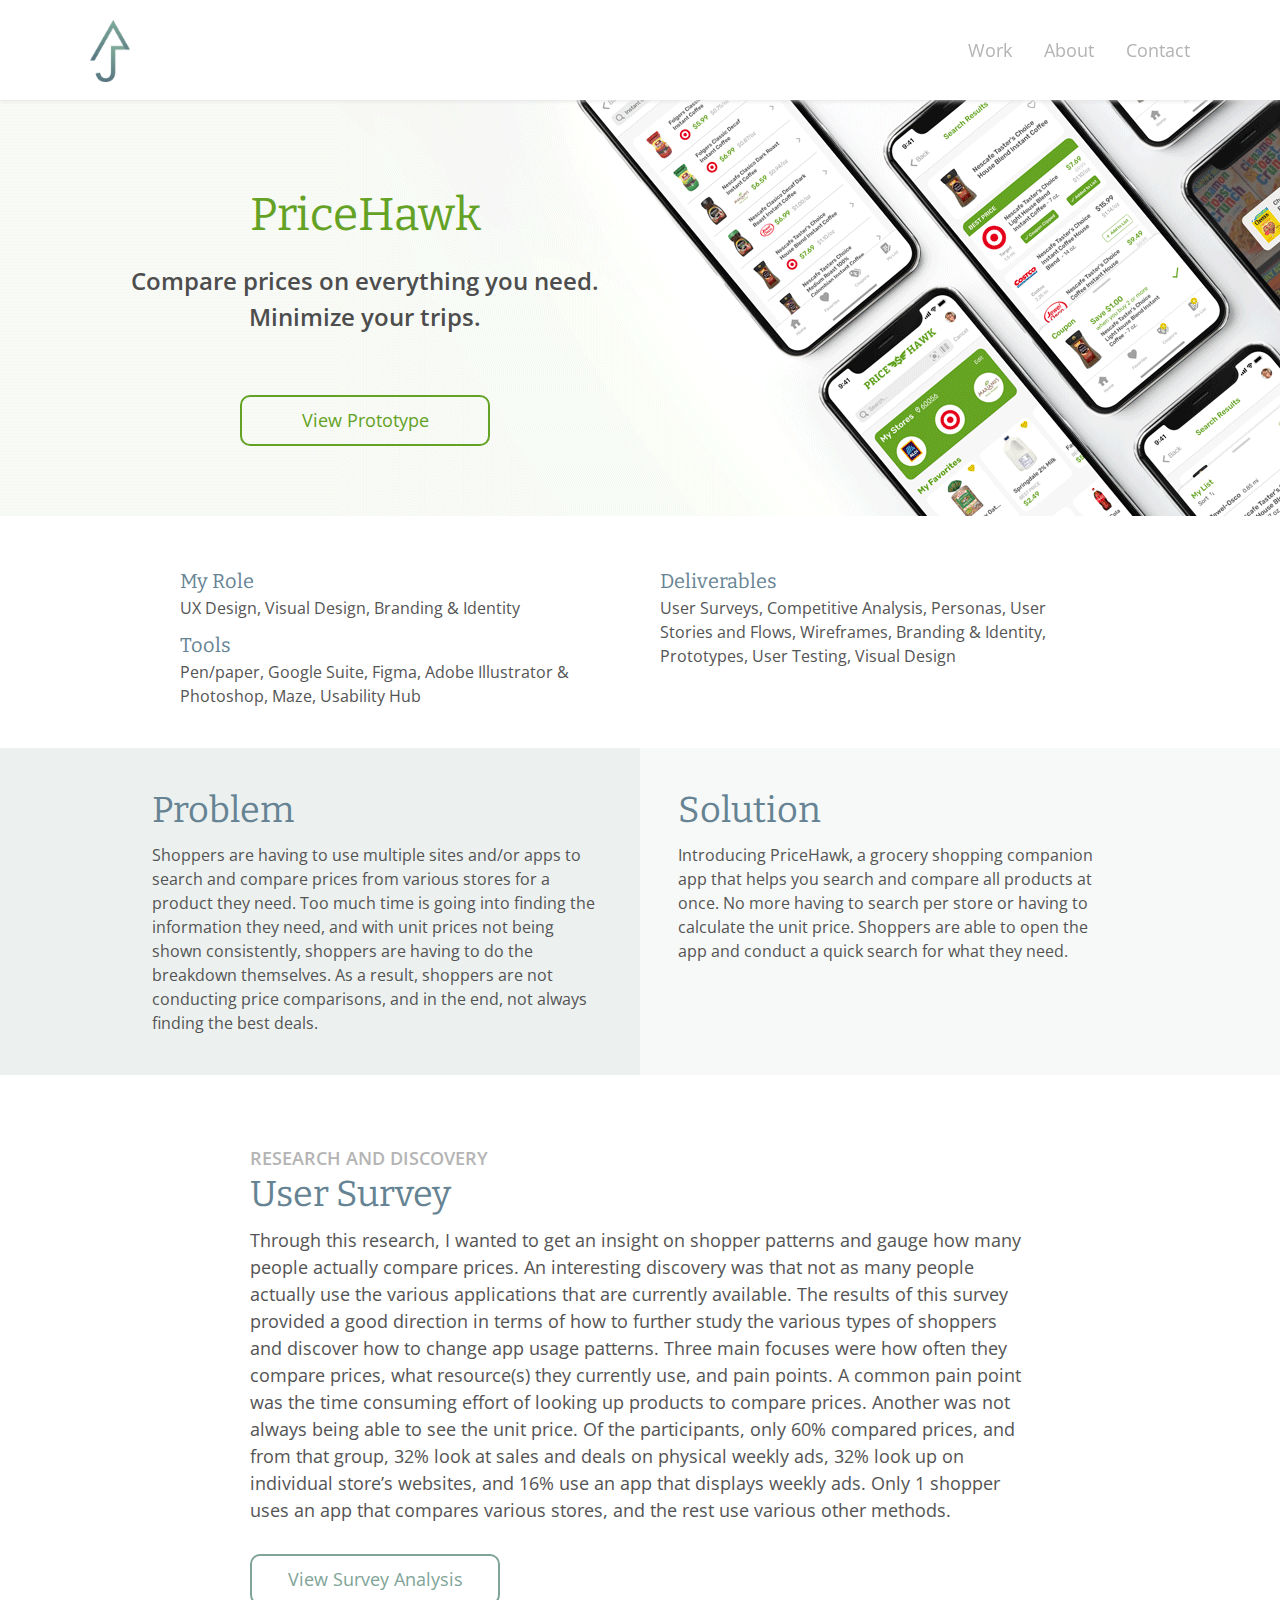
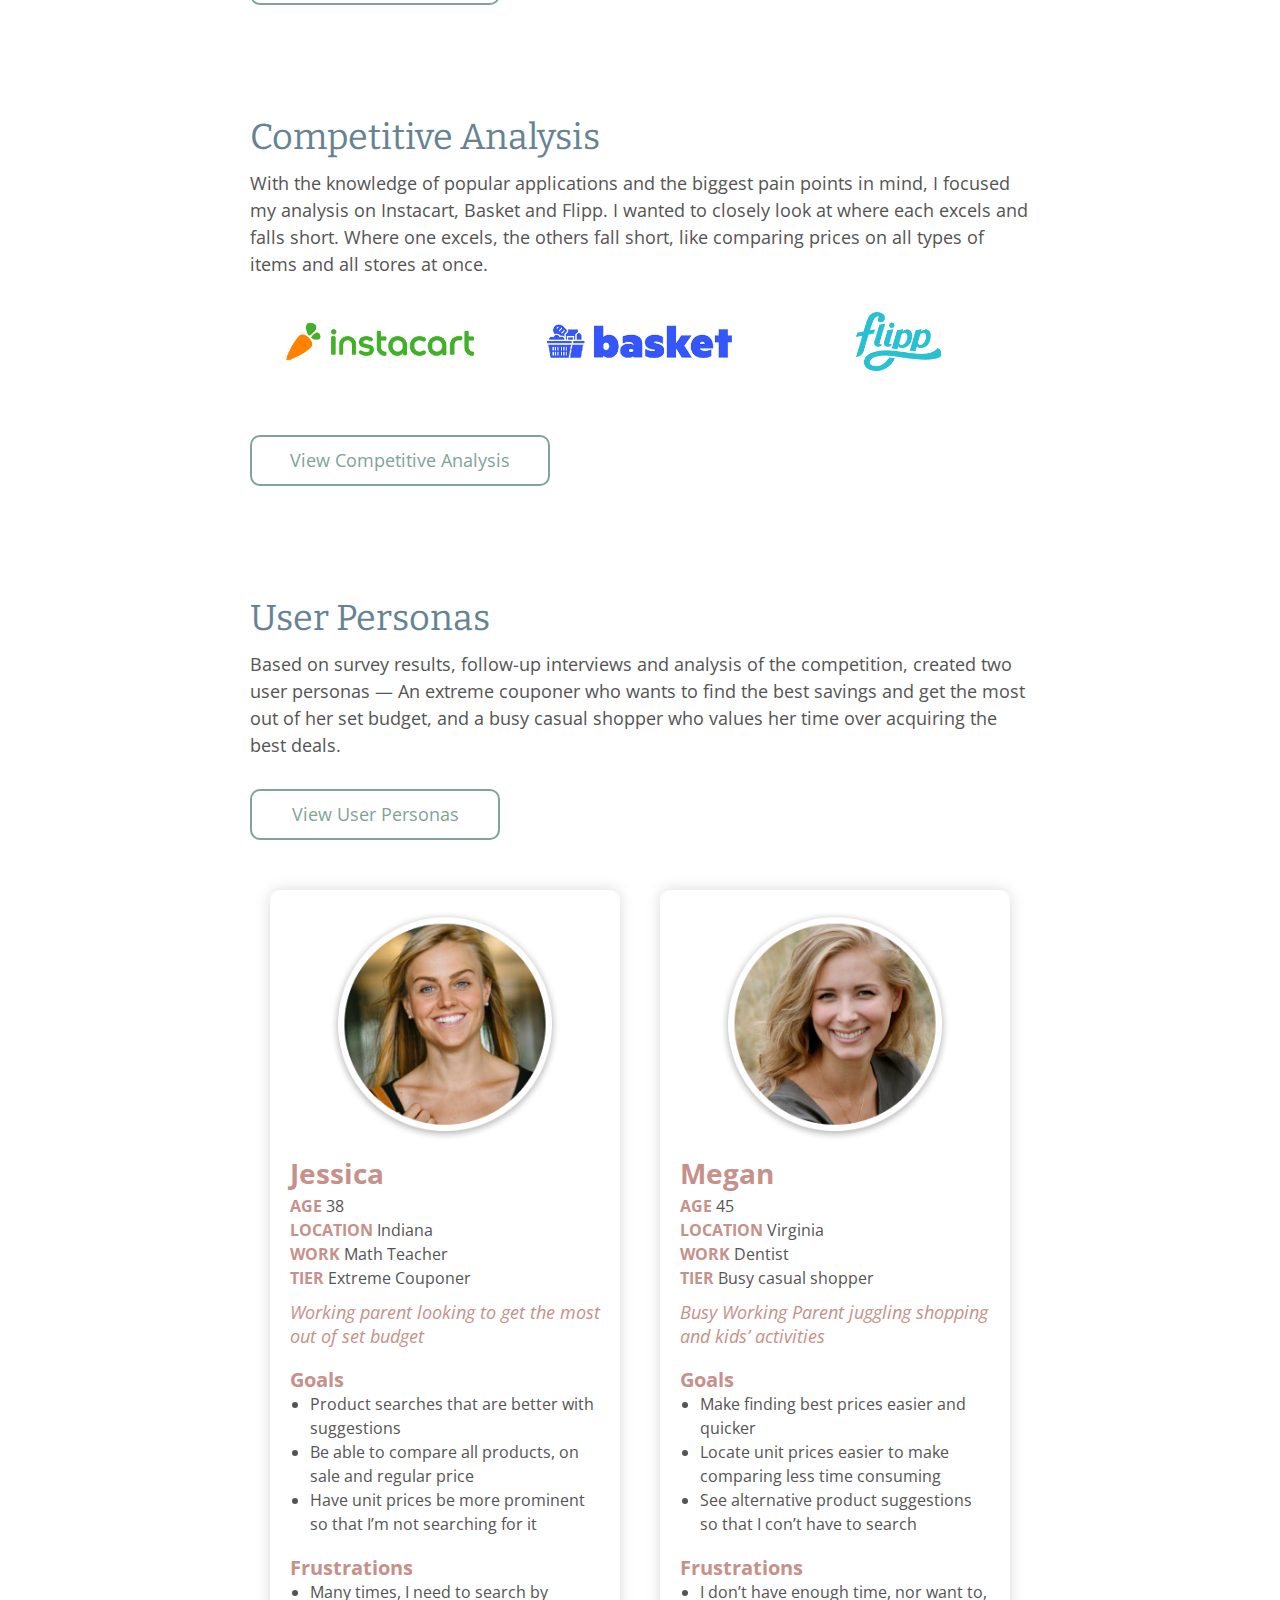
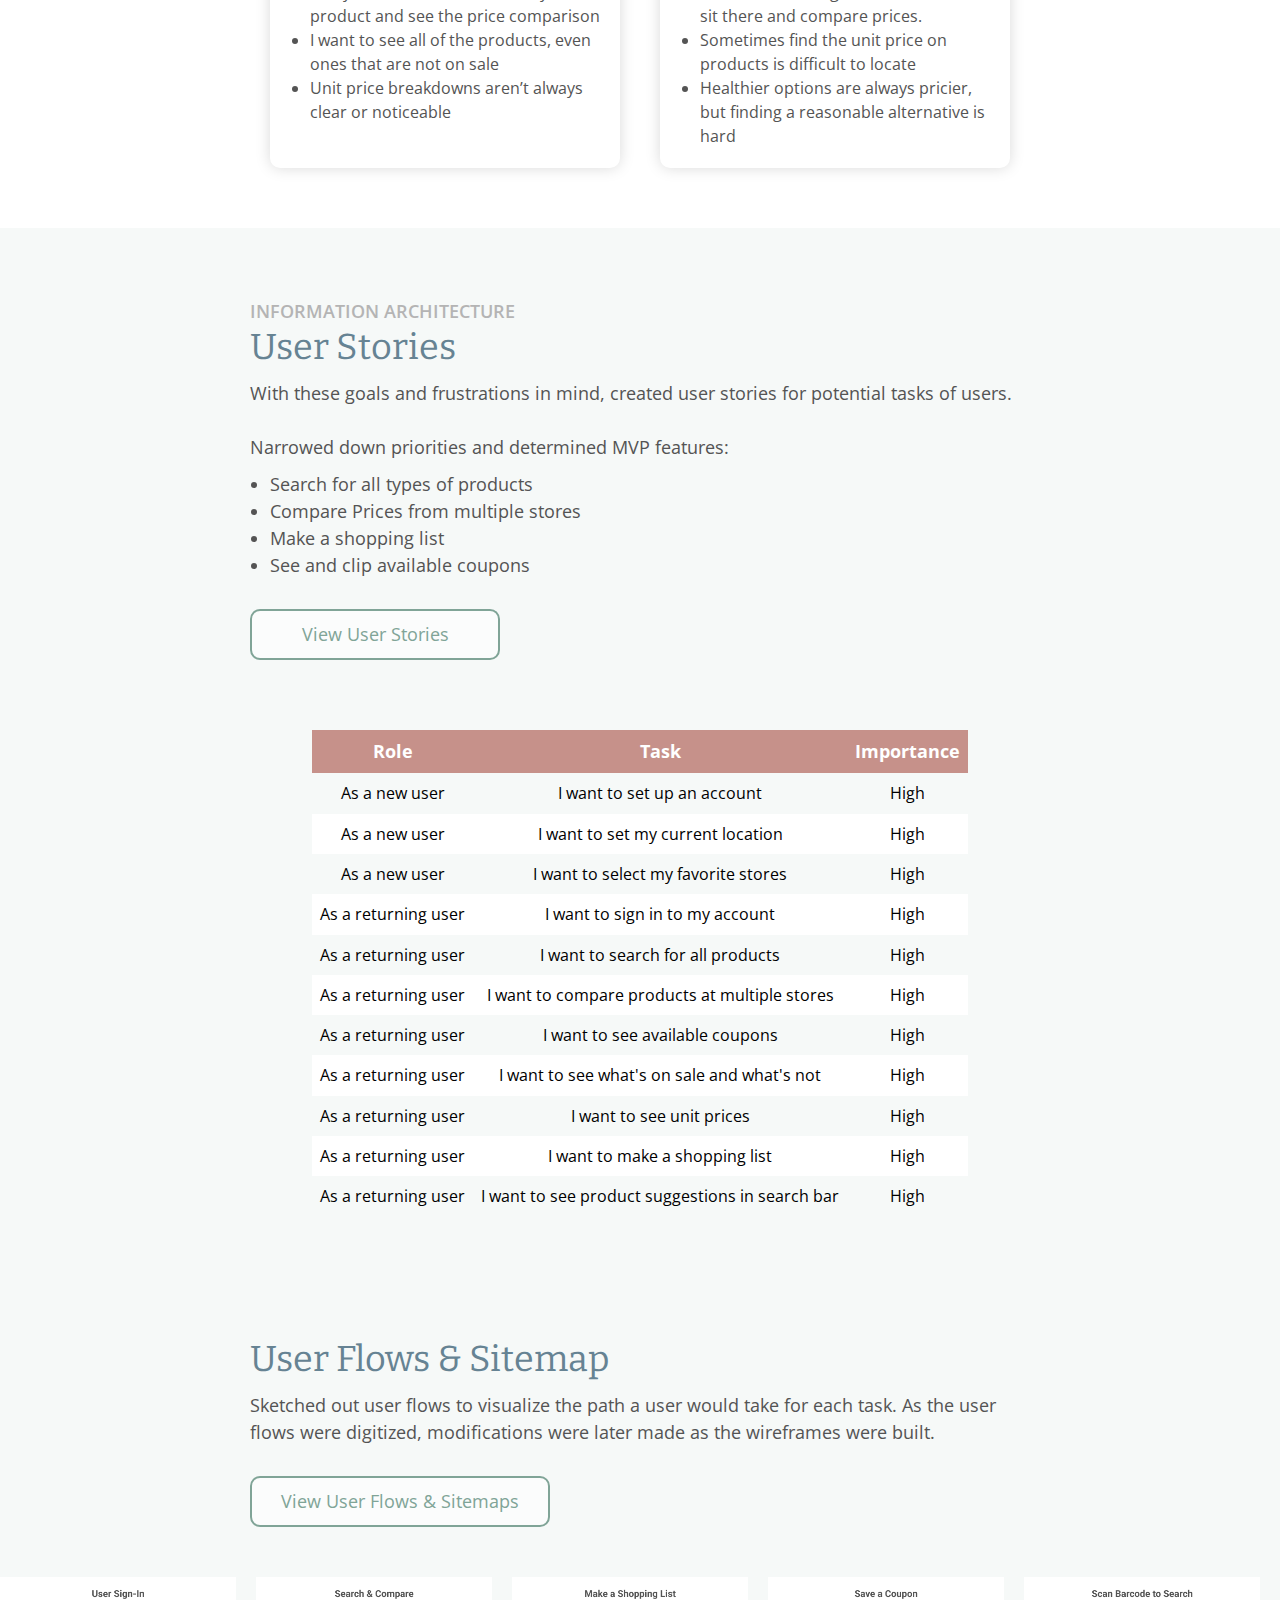
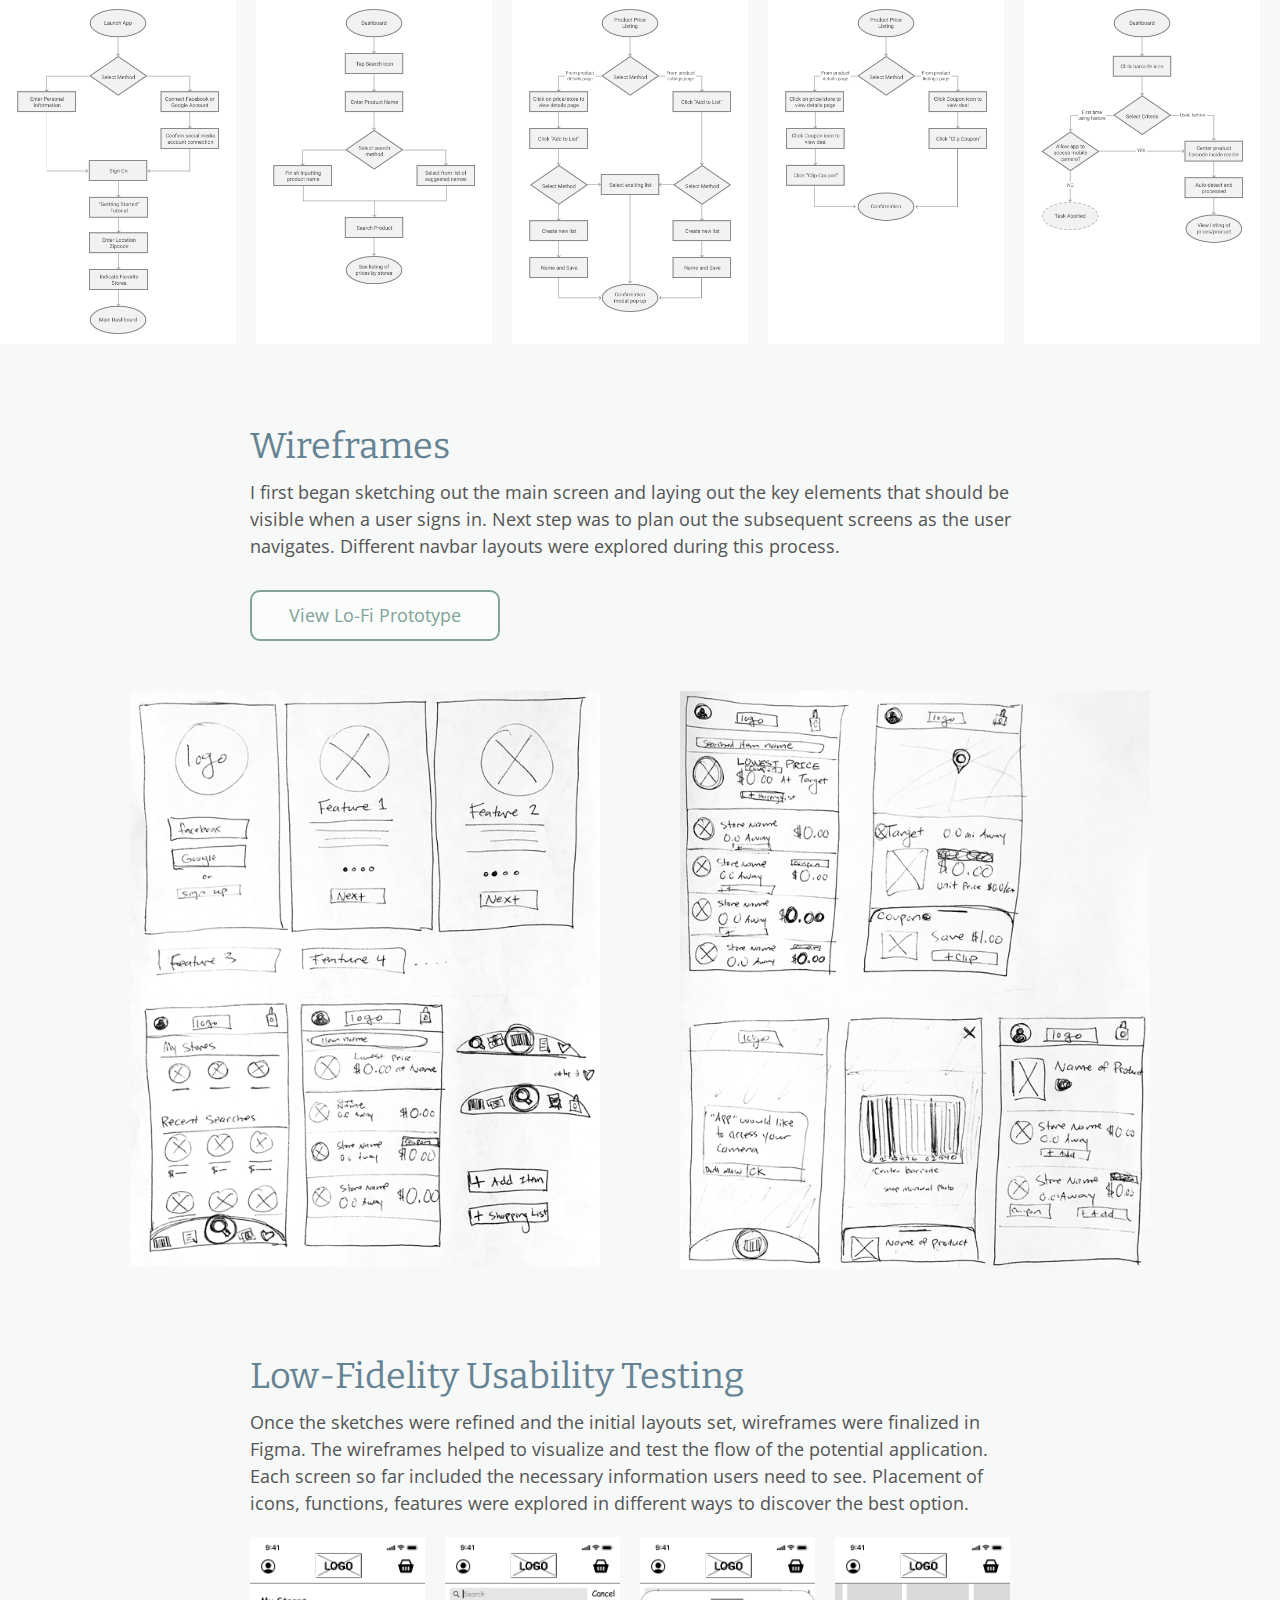
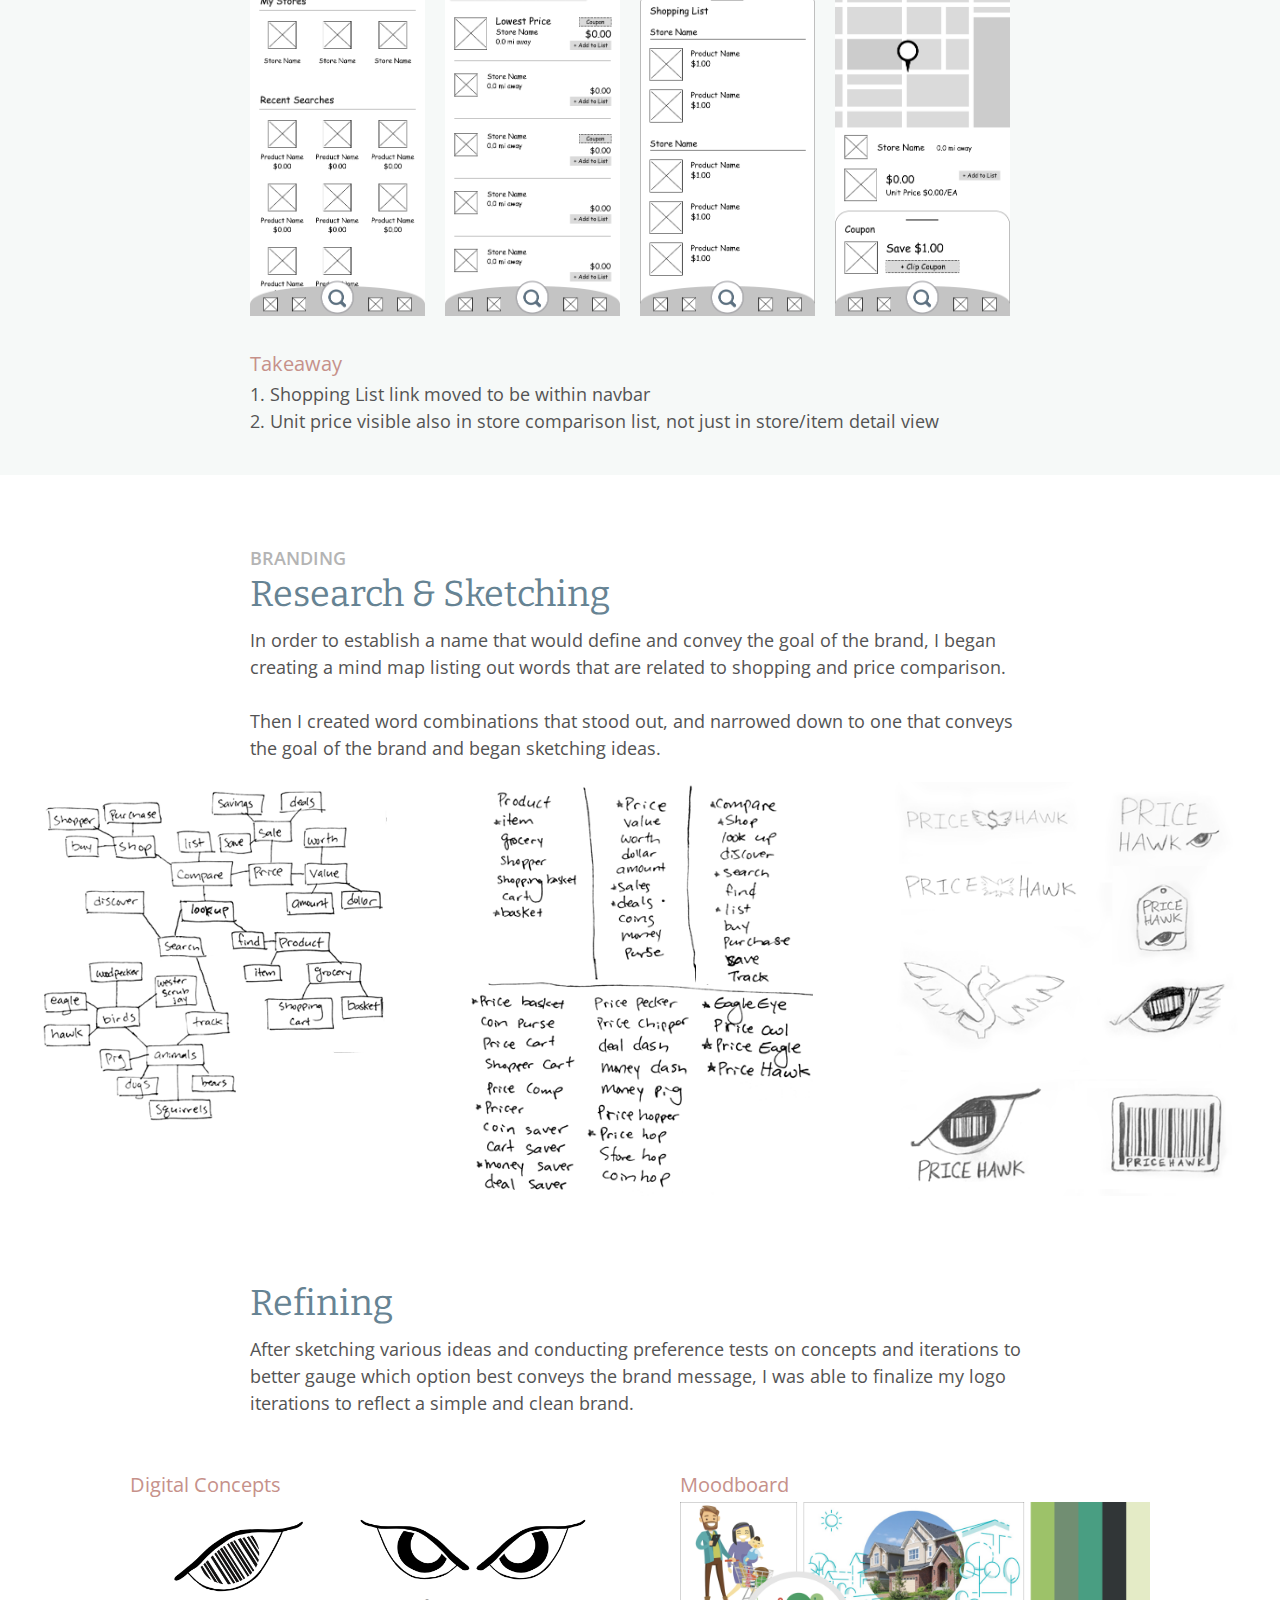
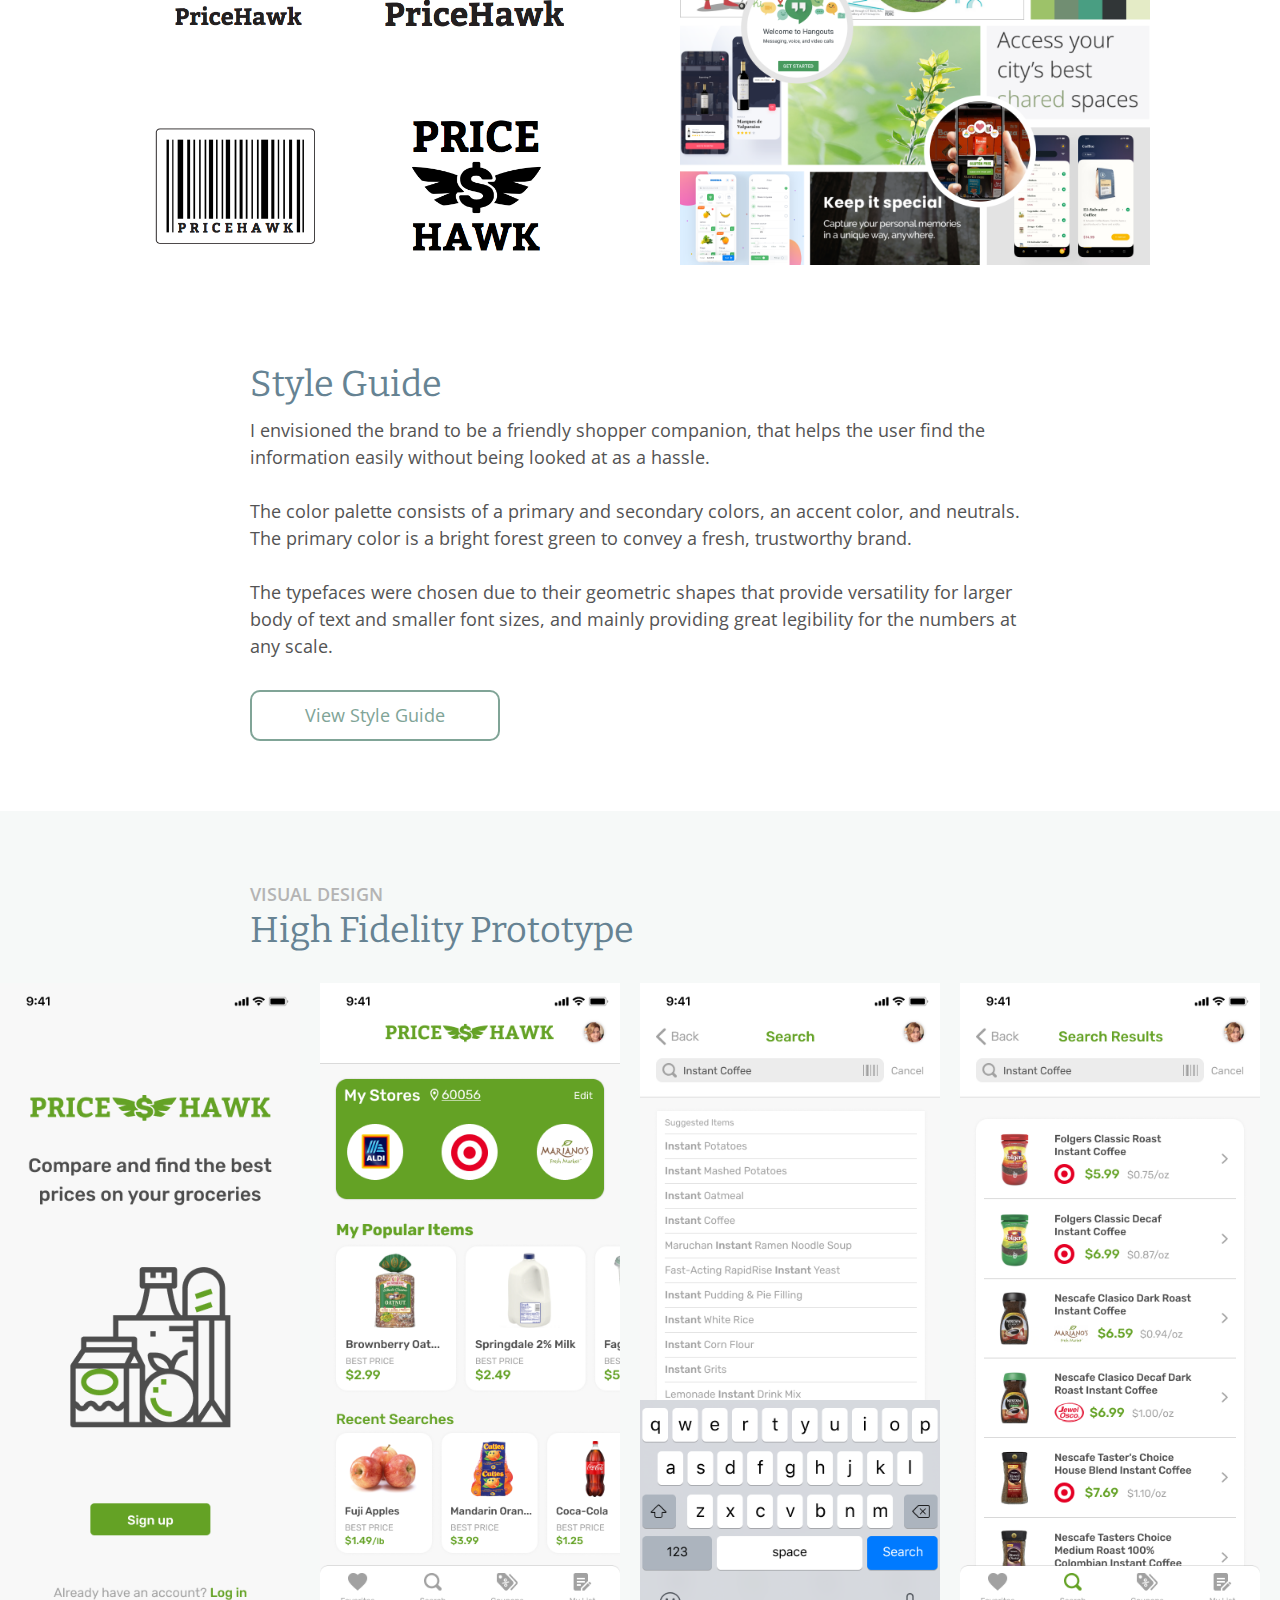
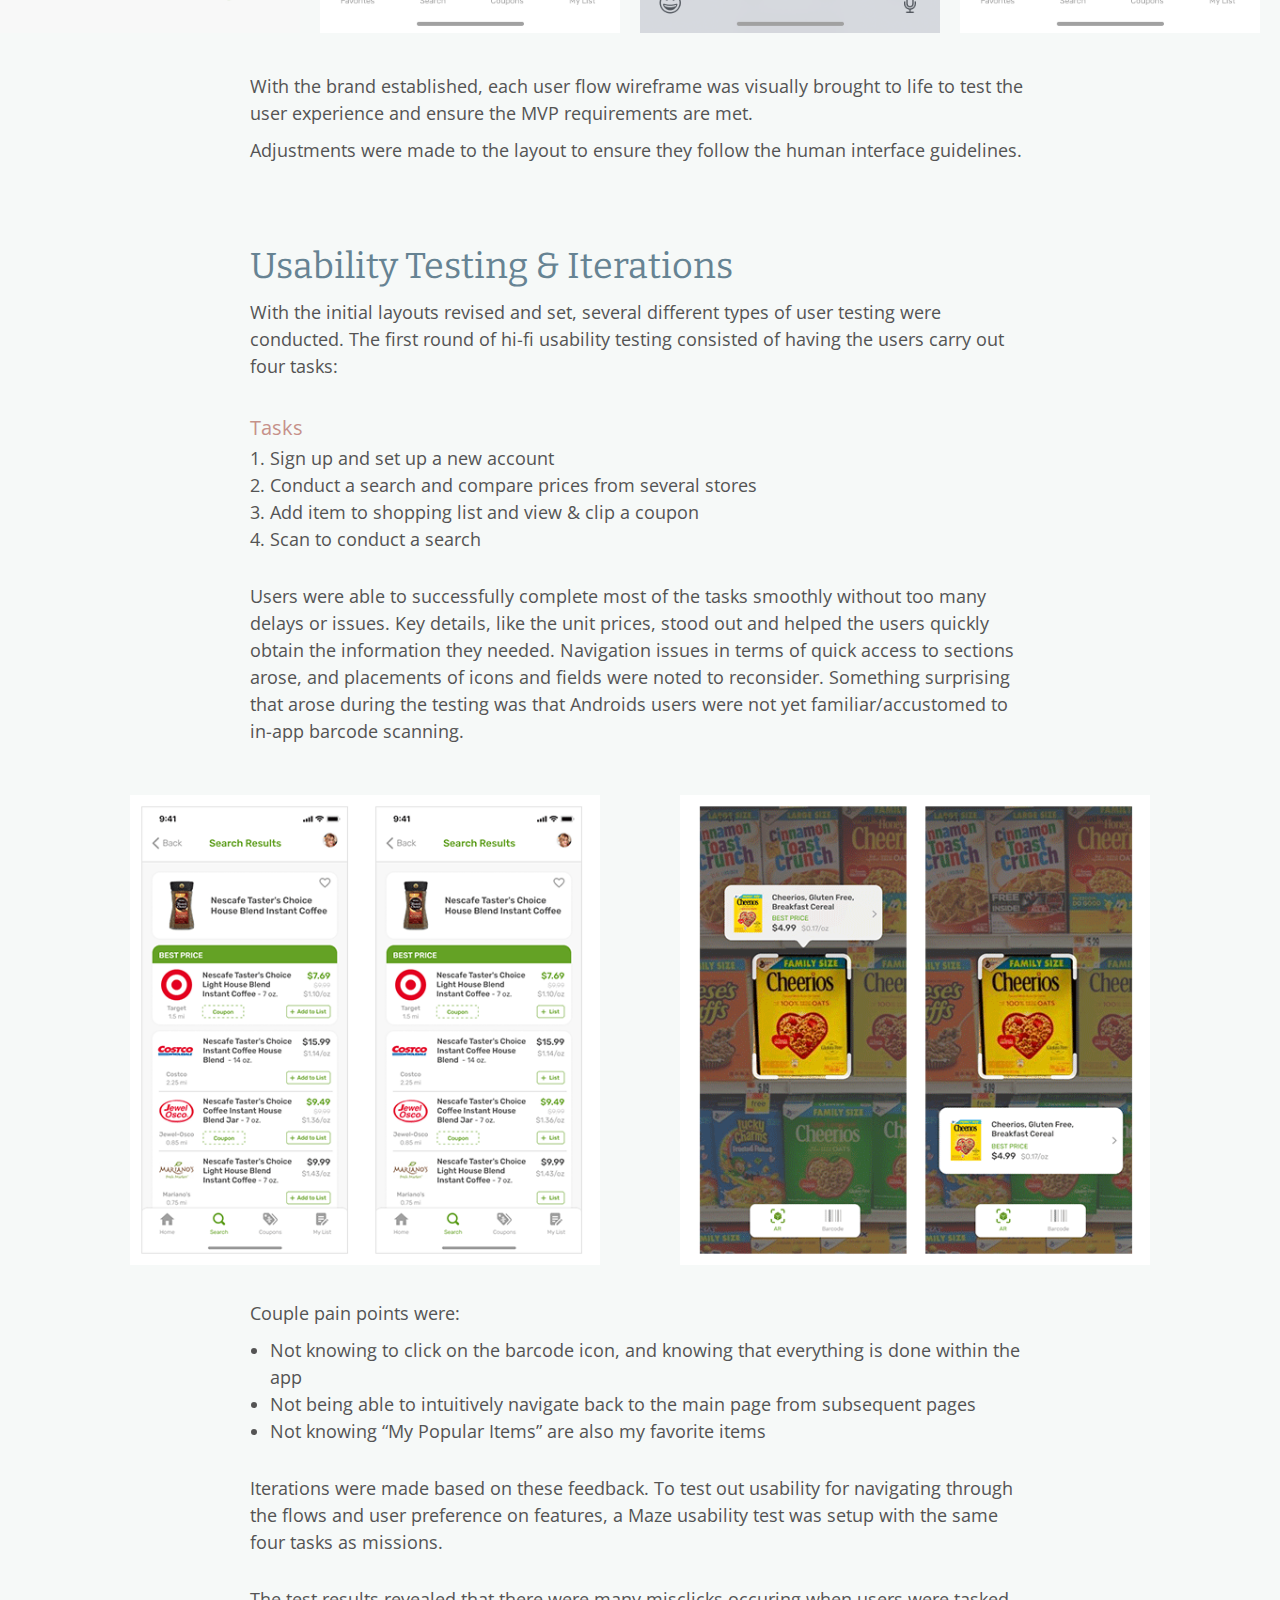
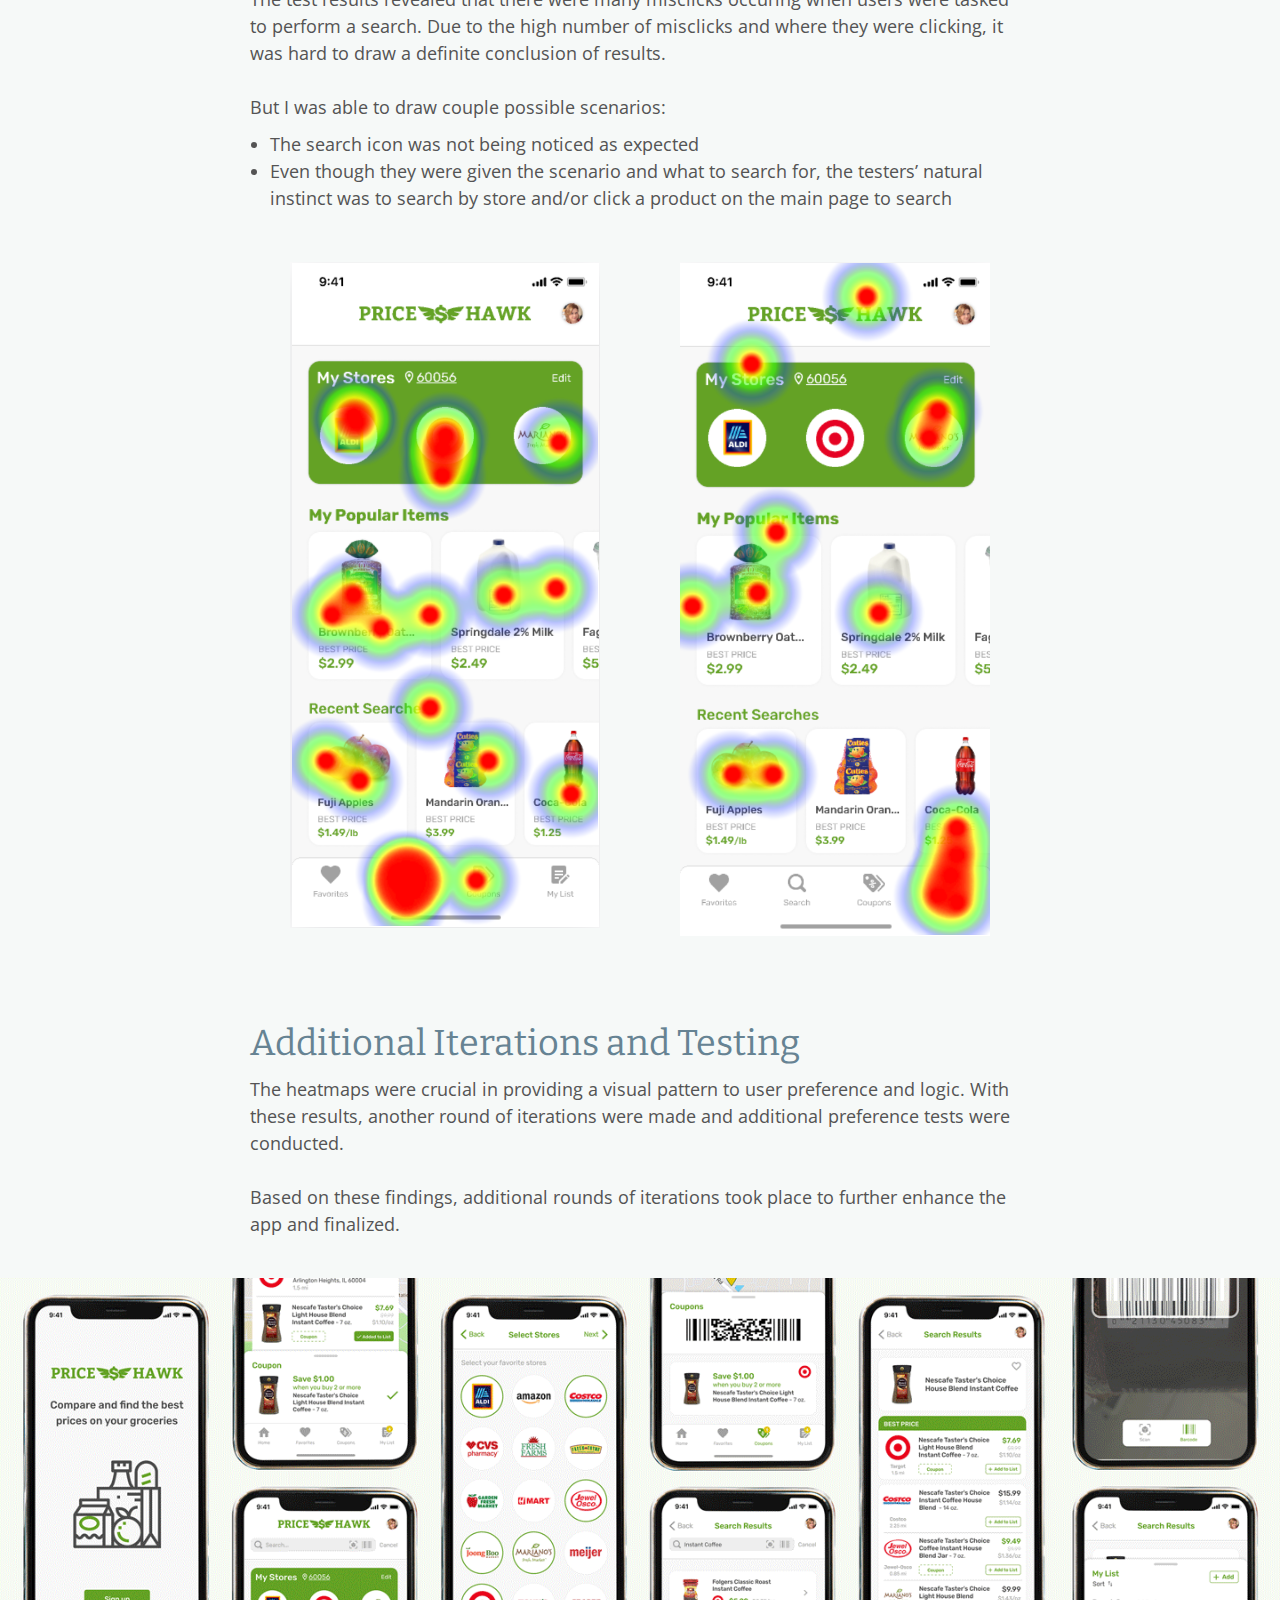
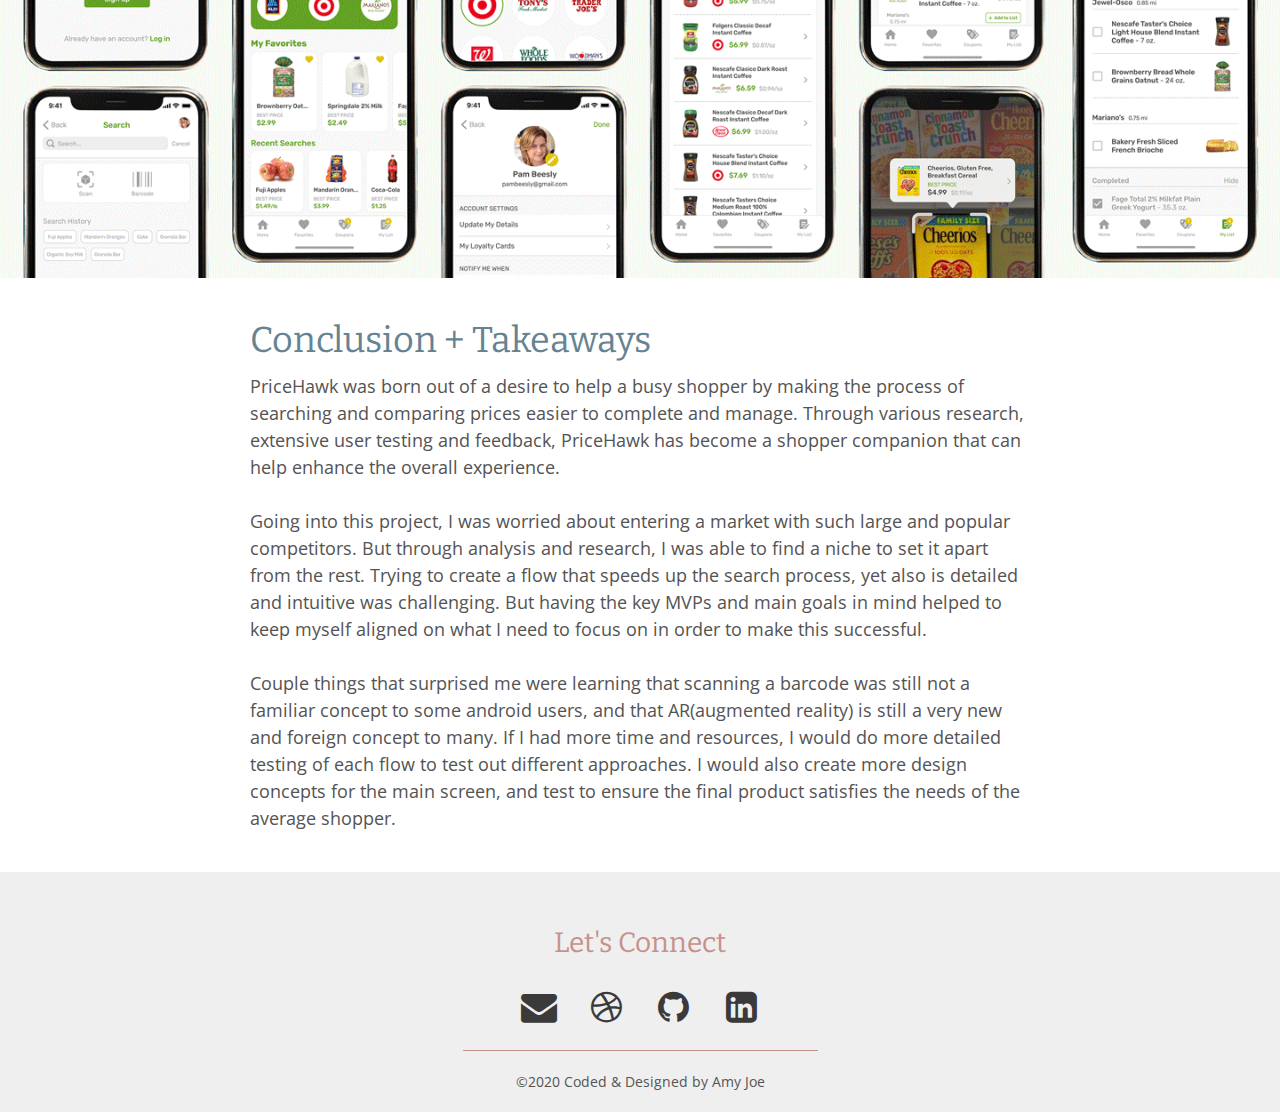
<file: pricehawk.html>
<!DOCTYPE html>
<html lang="en">
    <head>
        <meta charset="utf-8">
        <title>Case Study | PriceHawk</title>
        <meta name="viewport" content="width=device-width, initial-scale=1">
        <link rel="icon" href="images/AJ-favicon.png" type="image/gif" sizes="16x16">
 <!-- Font Awesome -->
   <link href="https://maxcdn.bootstrapcdn.com/font-awesome/4.7.0/css/font-awesome.min.css" rel="stylesheet">  

    <!-- Custom Styles -->
        <link rel="stylesheet" href="css/reset.css">
        <link rel="stylesheet" href="css/style.css">
        
    <!-- Font Families -->
        <link href="https://fonts.googleapis.com/css2?family=Bitter:ital,wght@0,400;0,700;1,400&family=Open+Sans:ital,wght@0,400;0,600;0,700;1,400&display=swap" rel="stylesheet">
        
    </head>  

<body>
<!-- Nav bar -->
    <nav class="navbar">
        <div class="container">
            <a href="index.html" class="mylogo"><img src="images/AJ-logo-gradient.png" alt="personal logo"></a>
            
            <ul id="menu">
                <li><a href="index.html#work">Work</a></li>
                <li><a href="about.html">About</a></li>
                <li><a href="contact.html">Contact</a></li>
            </ul>

            <div class="hamburger">
                <span></span>
                <span></span>
                <span></span>
                <span></span>
            </div>
        </div>
    </nav>
  
<!-- Hero Section -->
    <header class="pricehawk-hero">
        <div class="container container-grid">
            <div>
                <h1 class="p-name">PriceHawk</h1>
                <p class="p-intro"><b>Compare prices on everything you need.<br>Minimize your trips.</b></p>
                <a class="cta-hero" href="https://www.figma.com/proto/OICFXWGQqSY6N2ApfFESIO/PriceHawk-Hi-Fi-Mockup?node-id=1178%3A2651&viewport=386%2C-603%2C0.5&scaling=scale-down" target="_blank">View Prototype</a>
            </div>
           <div class="space">
            </div>
        </div>
    </header>

<!-- Overview Section -->
    <section class="overview">
        <div class="container container-grid">
            <div class="column-2">
                <h4>My Role</h4>
                <p>UX Design, Visual Design, Branding &amp; Identity</p>

                <h4>Tools</h4>
                <p>Pen/paper, Google Suite, Figma, Adobe Illustrator &amp; Photoshop, Maze, Usability Hub</p>
            </div>

            <div class="column-2">
                <h4>Deliverables</h4>
                <p>User Surveys, Competitive Analysis, Personas, User Stories and Flows, Wireframes, Branding &amp; Identity, Prototypes, User Testing, Visual Design</p>
            </div>
        </div>
    </section>

    
<!-- Problem/Solution -->
    <div class="summary">
    <section class="left-half">
        <div class="problem">
            <h3 class="p-step-first">Problem</h3>
            <p>Shoppers are having to use multiple sites and/or apps to search and compare prices from various stores for a product they need. Too much time is going into finding the information they need, and with unit prices not being shown consistently, shoppers are having to do the breakdown themselves. As a result, shoppers are not conducting price comparisons, and in the end, not always finding the best deals.</p>
            </div>
    </section>
        
    <section class="right-half">
        <div class="solution">
            <h3 class="p-step-first">Solution</h3>
            <p>Introducing PriceHawk, a grocery shopping companion app that helps you search and compare all products at once. No more having to search per store or having to calculate the unit price. Shoppers are able to open the app and conduct a quick search for what they need.</p>
        </div>
    </section>
        </div>
    
    
<!-- Reseach and Discovery Section -->   
    <section class="process">
        <div class="container container-small">
                <h5 class="p-header">RESEARCH AND DISCOVERY</h5>
            <article>
                <h3 class="p-step-first">User Survey</h3>
                <p>Through this research, I wanted to get an insight on shopper patterns and gauge how many people actually compare prices. An interesting discovery was that not as many people actually use the various applications that are currently available. The results of this survey provided a good direction in terms of how to further study the various types of shoppers and discover how to change app usage patterns. Three main focuses were how often they compare prices, what resource(s) they currently use, and pain points. A common pain point was the time consuming effort of looking up products to compare prices. Another was not always being able to see the unit price. Of the participants, only 60% compared prices, and from that group, 32% look at sales and deals on physical weekly ads, 32% look up on individual store’s websites, and 16% use an app that displays weekly ads. Only 1 shopper uses an app that compares various stores, and the rest use various other methods. 
</p>
            </article>
            
           <div>
                <a class="cta" href="https://drive.google.com/open?id=1bmk28FfNyLHLL_oFl82yBxFOyC4VOp6MerU3DMkbTTo" target="_blank">View Survey Analysis</a>
            </div>
            
            
            <!-- <picture>
              <source media='(min-width: 600px)'
                      srcset='images/survey-analysis-graph.png'/>
              <source media='(max-width: 600px)'
                      srcset='images/survey-analysis-graph-mobile.png'/>
              <img src='images/survey-analysis-graph.png' alt="survey analysis graphs"/>
            </picture>  -->
    

            <article>
                <h3 class="p-step-first p-step">Competitive Analysis</h3>
                <p>With the knowledge of popular applications and the biggest pain points in mind, I focused my analysis on Instacart, Basket and Flipp. I wanted to closely look at where each excels and falls short. Where one excels, the others fall short, like comparing prices on all types of items and all stores at once.
</p>                
                
                <div class="comp-logo-stack comp-logo-grid-p">
                    <img class="comp-logo" id="pricehawk" src="images/pricehawk/Instacart_logo.png" alt="Instacart">
                    <img class="comp-logo" id="pricehawk" src="images/pricehawk/basket_logo.png" alt="Basket">
                    <img class="comp-logo" id="pricehawk" src="images/pricehawk/Flipp_Logo.png" alt="Flipp">
                </div>
                <a class="cta cta-wide" href="https://drive.google.com/open?id=15jPrVgUpIEXe4DQVN_uP1Tlv2MY451FJDOvDHKKIW-o" target="_blank">View Competitive Analysis</a>
            </article>

            <article>
                <h3 class="p-step-first p-step">User Personas</h3>
                <p>Based on survey results, follow-up interviews and analysis of the competition, created two user personas — An extreme couponer who wants to find the best savings and get the most out of her set budget, and a busy casual shopper who values her time over acquiring the best deals.</p>
                <a class="cta" href="https://drive.google.com/open?id=14QtoiBfUThaZVI4x6txinboekMEmTH4U" target="_blank">View User Personas</a>

                <div class="container container-grid">
                <div class="persona">
                    <img src="images/pricehawk/persona-Jessica.png" alt="persona Jessica">
                    <ul>
                        <li><h4 class="persona-name">Jessica</h4></li>
                        <li><b>AGE</b> 38</li>
                        <li><b>LOCATION</b> Indiana</li>
                        <li><b>WORK</b> Math Teacher</li>
                        <li><b>TIER</b> Extreme Couponer</li>
                        <li class="persona-type">Working parent looking to get the most out of set budget</li>
                    </ul>
                    <ul>
                        <li><h5>Goals</h5></li>
                        <li class="bullet">Product searches that are better with suggestions</li>
                        <li class="bullet">Be able to compare all products, on sale and regular price</li>
                        <li class="bullet">Have unit prices be more prominent so that I’m not searching for it</li>
                    </ul>
                    <ul>
                        <li><h5>Frustrations</h5></li>
                        <li class="bullet">Many times, I need to search by product and see the price comparison</li>
                        <li class="bullet">I want to see all of the products, even ones that are not on sale</li>
                        <li class="bullet">Unit price breakdowns aren’t always clear or noticeable</li>
                    </ul>
                </div>

                <div class="persona">
                    <img src="images/pricehawk/persona-Megan.png" alt="persona Megan">
                    <ul>
                        <li><h4 class="persona-name">Megan</h4></li>
                        <li><b>AGE</b> 45</li>
                        <li><b>LOCATION</b> Virginia</li>
                        <li><b>WORK</b> Dentist</li>
                        <li><b>TIER</b> Busy casual shopper</li>
                        <li class="persona-type">Busy Working Parent juggling shopping and kids’ activities</li>
                    </ul>
                    <ul>
                        <li><h5>Goals</h5></li>
                        <li class="bullet">Make finding best prices easier and quicker</li>
                        <li class="bullet">Locate unit prices easier to make comparing less time consuming</li>
                        <li class="bullet">See alternative product suggestions so that I con’t have to search</li>
                    </ul>
                    <ul>
                        <li><h5>Frustrations</h5></li>
                        <li class="bullet">I don’t have enough time, nor want to, sit there and compare prices.</li>
                        <li class="bullet">Sometimes find the unit price on products is difficult to locate</li>
                        <li class="bullet">Healthier options are always pricier, but finding a reasonable alternative is hard</li>
                    </ul>
                </div>
                    </div>
            </article>
        </div>
    </section>

<!-- Information Architecture Section -->
    <section class="process process-shade">
        <div class="container container-small">
        <h5 class="p-header">INFORMATION ARCHITECTURE</h5>
        <article>
            <h3 class="p-step-first">User Stories</h3>
            <p>With these goals and frustrations in mind, created user stories for potential tasks of users.</p>
            <br>
            
                <p>Narrowed down priorities and determined MVP features:</p>
                    <ul class="text-block-spacing2">
                        <li class="bullet">Search for all types of products</li>
                        <li class="bullet">Compare Prices from multiple stores</li>
                        <li class="bullet">Make a shopping list</li>
                        <li class="bullet">See and clip available coupons</li>
                    </ul>
            </article>
            <a class="cta" href="https://drive.google.com/open?id=1sjm6P7G7W8cHDuElbq1b9COXzcvIyxAdzIlEQ2md-6o" target="_blank">View User Stories</a>
        </div>
    </section>
    
    <div class="us-table">
        <div class="user-stories">
                <table>
                    <tr>
                        <th>Role</th>
                        <th>Task</th>
                        <th>Importance</th>
                    </tr>
                    <tr>
                        <td>As a new user</td>
                        <td>I want to set up an account</td>
                        <td>High</td>
                    </tr>
                    <tr>
                        <td>As a new user</td>
                        <td>I want to set my current location</td>
                        <td>High</td>
                    </tr>
                    <tr>
                        <td>As a new user</td>
                        <td>I want to select my favorite stores</td>
                        <td>High</td>
                    </tr>
                    <tr>
                        <td>As a returning user</td>
                        <td>I want to sign in to my account</td>
                        <td>High</td>
                    </tr>
                    <tr>
                        <td>As a returning user</td>
                        <td>I want to search for all products</td>
                        <td>High</td>
                    </tr>
                    <tr>
                        <td>As a returning user</td>
                        <td>I want to compare products at multiple stores</td>
                        <td>High</td>
                    </tr>
                    <tr>
                        <td>As a returning user</td>
                        <td>I want to see available coupons</td>
                        <td>High</td>
                    </tr>
                    <tr>
                        <td>As a returning user</td>
                        <td>I want to see what's on sale and what's not</td>
                        <td>High</td>
                    </tr>
                    <tr>
                        <td>As a returning user</td>
                        <td>I want to see unit prices</td>
                        <td>High</td>
                    </tr>
                    <tr>
                        <td>As a returning user</td>
                        <td>I want to make a shopping list</td>
                        <td>High</td>
                    </tr>
                    <tr>
                        <td>As a returning user</td>
                        <td>I want to see product suggestions in search bar</td>
                        <td>High</td>
                    </tr>
                </table>
            </div>
         </div>
    
    <section class="process process-shade">
        <div class="container container-small">  
        <article>
            <h3 class="p-step-first p-step">User Flows &amp; Sitemap</h3>
            <p>Sketched out user flows to visualize the path a user would take for each task. As the user flows were digitized, modifications were later made as the wireframes were built.</p>
            <a class="cta cta-wide" href="https://drive.google.com/open?id=1zbys_mal1W-7imnUZuwGQ4ojnyWQWQz8" target="_blank">View User Flows &amp; Sitemaps</a>
        </article>
        </div>
        
        <div class="static-gallery" id="five">
            <img src="images/pricehawk/UserFlow_Onboarding.png" alt="user-flow: organize">
            <img src="images/pricehawk/UserFlow_Search%20&%20Compare.png" alt="user-flow: save items">
            <img src="images/pricehawk/UserFlow_Make%20a%20Shopping%20List.png" alt="user-flow: collaboration">
            <img src="images/pricehawk/UserFlow_Save%20a%20Coupon.png" alt="user-flow: collaboration">
            <img class="last" src="images/pricehawk/UserFlow_Scan%20Barcode%20to%20Search.png" alt="user-flow: sign-in">
        </div>
        
    <div class="container container-small">
        <article>
            <h3 class="p-step-first p-step">Wireframes</h3>
            <p>I first began sketching out the main screen and laying out the key elements that should be visible when a user signs in. Next step was to plan out the subsequent screens as the user navigates. Different navbar layouts were explored during this process.
</p>
            <a class="cta" href="https://www.figma.com/proto/wf0B9bBk32xLdCETDIPRci/Solo-Project-Wireframe?node-id=882%3A467&viewport=288%2C10%2C0.136274516582489&scaling=scale-down" target="_blank">View Lo-Fi Prototype</a>
        </article>
    </div>
        
        
    <div class="container">
            <div class="two-column-grid">
              <div class="column2">
                <img src="images/pricehawk/wireframe_sketches_1.png" alt="wireframe sketch 1">
              </div>
              <div class="column2">
                <img src="images/pricehawk/wireframe_sketches_2.png"  alt="wireframe sketch 2">
              </div>
            </div>
        </div> 
        
    <div class="container container-small">
        <article>
            <h3 class="p-step-first p-step">Low-Fidelity Usability Testing</h3>
            <p>Once the sketches were refined and the initial layouts set, wireframes were finalized in Figma. The wireframes helped to visualize and test the flow of the potential application. Each screen so far included the necessary information users need to see. Placement of icons, functions, features were explored in different ways to discover the best option.
</p>
        
        <div class="static-gallery">
            <img src="images/pricehawk/Wireframe_Main-Screen.png" alt="sketch dashboard">
            <img src="images/pricehawk/Wireframe_Search-Listing.png"  alt="wireframe dashboard">
            <img src="images/pricehawk/Wireframe_ViewList.png" alt="sketch file listing">
            <img class="last" src="images/pricehawk/Wireframe_StoreMap_view.png" alt="wireframe file listing">
        </div>

            <div>
                <h5 class="label">Takeaway</h5>
                <ol>
                    <li class="number">Shopping List link moved to be within navbar</li>
                    <li class="number">Unit price visible also in store comparison list, not just in store/item detail view</li>
                </ol>
            </div>
        </article>
        </div>
    </section>
        
<!-- Branding Section -->
    <section class="process">
        <div class="container container-small">
            <h5 class="p-header">BRANDING</h5>
            <article>
                <h3 class="p-step-first">Research &amp; Sketching</h3>
                <p>In order to establish a name that would define and convey the goal of the brand, I began creating a mind map listing out words that are related to shopping and price comparison. 
                <br><br>Then I created word combinations that stood out, and narrowed down to one that conveys the goal of the brand and began sketching ideas.</p>
            </article>
        </div>
        
        <div class="three-column-grid">
              <div class="column3">
                <img src="images/pricehawk/MindMapping_1.png" alt="logo mind mapping 1">
              </div>
              <div class="column3">
                <img src="images/pricehawk/MindMapping_2.png" alt="logo mind mapping 2">
              </div>
              <div class="column3">
                <img src="images/pricehawk/logo_sketches.png" alt="logo sketches">
              </div>
            </div>
        
        <div class="container container-small">
            <article>
                <h3 class="p-step-first p-step">Refining</h3>
                <p>After sketching various ideas and conducting preference tests on concepts and iterations to better gauge which option best conveys the brand message, I was able to finalize my logo iterations to reflect a simple and clean brand.</p>
            </article>
        </div>
        
        
        <div class="container">
            <div class="two-column-grid">
              <div class="column2">
                <h5 class="label">Digital Concepts</h5>
                <img src="images/pricehawk/logo_digital_r1.png" alt="logo digital concepts">
              </div>
              <div class="column2">
                <h5 class="label">Moodboard</h5>
                <img src="images/pricehawk/Moodboard_PriceHawk.png" alt="logo refined versions">
              </div>
            </div>
        </div>
        
        <div class="container container-small">
        <article>
            <h3 class="p-step-first p-step">Style Guide</h3>
            <p>I envisioned the brand to be a friendly shopper companion, that helps the user find the information easily without being looked at as a hassle.<br><br>
            The color palette consists of a primary and secondary colors, an accent color, and neutrals. The primary color is a bright forest green to convey a fresh, trustworthy brand.<br><br>
            The typefaces were chosen due to their geometric shapes that provide versatility for larger body of text and smaller font sizes, and mainly providing great legibility for the numbers at any scale.
</p>
            <a class="cta" href="hhttps://drive.google.com/open?id=12GZDwmShs7lMOqV1XNHYnfk71eIsKdRn" target="_blank">View Style Guide</a>
            </article>
        </div>
    
        
        <!-- <div class="container">
            <div class="three-column-grid">
              <div class="column3">
                <img src="images/logo_final_versions.png" alt="logo final versions">
              </div>
              <div class="column3">
                <img src="images/fonts.png" alt="typography">
              </div>
              <div class="column3">
                <img src="images/color-palette.png" alt="color palette">
              </div>
            </div>
        </div> -->
        
    </section>

<!-- Visual Design Section -->
    <section class="process process-shade">
        <div class="container container-small">
            <h5 class="p-header">VISUAL DESIGN</h5>
            <div>
                <h3 class="p-step-first">High Fidelity Prototype</h3>
            </div>
        </div>
        
        <div class="static-gallery">
            <img src="images/pricehawk/Opening_Screen-r1.png" alt="HiFi-opening-screen">
            <img src="images/pricehawk/Main_Screen-r1.png" alt="HiFi-main-screen">
            <img src="images/pricehawk/Product_Coffee_Search-r1.png" alt="HiFi-search">
            <img class="last" src="images/pricehawk/Product_Coffee_Search_Listing-r1.png" alt="HiFi-search-results">
        </div>
        
        
        
        <div class="container container-small">
            <p class="text-block-spacing1">With the brand established, each user flow wireframe was visually brought to life to test the user experience and ensure the MVP requirements are met.</p>
            <p class="text-block-spacing2">Adjustments were made to the layout to ensure they follow the human interface guidelines.</p>
        </div>
        

        <div class="container container-small">
            <article>
                <h3 class="p-step-first p-step">Usability Testing &amp; Iterations</h3>
                <p>With the initial layouts revised and set, several different types of user testing were conducted. The first round of hi-fi usability testing consisted of having the users carry out four tasks: </p>

                <div>
                    <h5 class="label">Tasks</h5>
                    <ol>
                        <li class="number">Sign up and set up a new account</li>
                        <li class="number">Conduct a search and compare prices from several stores</li>
                        <li class="number">Add item to shopping list and view &amp; clip a coupon</li>
                        <li class="number">Scan to conduct a search</li>
                    </ol>
                </div>

                <div class="content-block">
                    <p>Users were able to successfully complete most of the tasks smoothly without too many delays or issues. Key details, like the unit prices, stood out and helped the users quickly obtain the information they needed. Navigation issues in terms of quick access to sections arose, and placements of icons and fields were noted to reconsider. Something surprising that arose during the testing was that Androids users were not yet familiar/accustomed to in-app barcode scanning.
</p>
                </div>
            </article>
        </div>
        
        <div class="container">
            <div class="two-column-grid">
              <div class="column2">
                <img src="images/pricehawk/preference-test-1_add-list.png" alt="preference test - add to list">
              </div>
              <div class="column2">
                <img src="images/pricehawk/preference-test-1_ar-scan.png" alt="preference test - AR scan">
              </div>
            </div>
        </div>
        
        <div class="container container-small">
            <div class="content-block">
                <p>Couple pain points were:</p>
                    <ul class="text-block-spacing2">
                        <li class="bullet">Not knowing to click on the barcode icon, and knowing that everything is done within the app</li>
                        <li class="bullet">Not being able to intuitively navigate back to the main page from subsequent pages</li>
                        <li class="bullet">Not knowing “My Popular Items” are also my favorite items</li>
                    </ul>
            </div>
         
            <div>
            <p>Iterations were made based on these feedback. To test out usability for navigating through the flows and user preference on features, a Maze usability test was setup with the same four tasks as missions.
            </p>
            </div>
            
            <div class="content-block">
                <p>The test results revealed that there were many misclicks occuring when users were tasked to perform a search. Due to the high number of misclicks and where they were clicking, it was hard to draw a definite conclusion of results. 
                </p>
                    <br>
                <p>But I was able to draw couple possible scenarios:</p>
                    <ul class="text-block-spacing2">
                        <li class="bullet">The search icon was not being noticed as expected</li>
                        <li class="bullet">Even though they were given the scenario and what to search for, the testers’ natural instinct was to search by store and/or click a product on the main page to search</li>
                    </ul>
            </div>
            
            <div class="container container-small">
                        <div class="two-column-grid">
                          <div class="column2">
                            <img class="padded-img" src="images/pricehawk/Maze_search-heatmap1.png" alt="maze heatmap result 1">
                          </div>
                          <div class="column2">
                            <img class="padded-img" src="images/pricehawk/Maze_search-heatmap2.png" alt="maze heatmap result 2">
                          </div>
                        </div>
                    </div>
    
        
        <article>
            <h3 class="p-step-first p-step">Additional Iterations and Testing</h3>
            <p>The heatmaps were crucial in providing a visual pattern to user preference and logic. With these results, another round of iterations were made and additional preference tests were conducted.</p>
            <br>
            <p>Based on these findings, additional rounds of iterations took place to further enhance the app and finalized.</p>
        
            <!-- <div class="container container-grid">
                  <div>
                    <h5 class="label">Navigation Testing</h5>
                    <p>Users were shown the refined layouts of the commenting section and instructed to reply to a most recent comment. </p>
                    
                    <p class="call-out">Only 1 out of 10 users clicked in the correct spot. Most users clicked on the general comment box.</p>

                  </div>
                  <div>
                    <img class="sm-img" src="images/comment-box_hotspot_results.png" alt="hi-fi commenting hotspot results">
                  </div>
                </div>
            
            
                <article>
                    <h5 class="label">A/B Testing</h5>
                    <ul class="text-block-spacing2">
                        <li class="bullet">A follow-up question asked if the alternative design with the word “reply” added makes the task more clear. 70% of the users indicated that it does, and one user did not notice a difference in design.</li>
                        <li class="bullet">I also conducted a preference test on the comment box, testing icon and text prompt.</li>
                    </ul>

                    <div class="container-narrow">
                    <img src="images/usability-testing_results2.png" alt="hi-fi commenting hotspot results">
                    </div>
                </article>

                <article>
                    <h5 class="label">Final Outcome</h5>
                    <p>I was able to use this feedback to fine tune my product:</p>
                    <ul class="text-block-spacing2">
                        <li class="bullet">The word “reply” was added to the icon</li>
                        <li class="bullet">CTA text for the comment boxes were changed to “post”</li>
                        <li class="bullet">For the general new comment box, the word “new” was added to the pre-filled text to help communicate that it’s for new comments</li>
                    </ul>

                    <div class="container container-small">
                        <div class="two-column-grid">
                          <div class="column2">
                            <img class="padded-img" src="images/comment_feature_initial.png" alt="commenting feature initial layout">
                          </div>
                          <div class="column2">
                            <img class="padded-img" src="images/comment_feature_final.png" alt="commenting feature final result">
                          </div>
                        </div>
                    </div>
                </article>-->
        </article>
        </div>
    </section>
    
    
<!-- Conclusion & Takeaways Section -->
    <a href="https://www.figma.com/proto/OICFXWGQqSY6N2ApfFESIO/PriceHawk-Hi-Fi-Mockup?node-id=1178%3A2651&viewport=386%2C-603%2C0.5&scaling=scale-down" target="_blank">
        
        <picture>
              <source media='(min-width: 600px)'
                      srcset='images/pricehawk/pricehawk-final-img.png'/>
              <source media='(max-width: 600px)'
                      srcset='images/pricehawk/pricehawk-final-img.png'/>
              <img src='images/pricehawk/pricehawk-final-img.png' alt="final layouts"/>
        </picture>    
        </a>
    
    <section class="process">
        <div class="container container-small">            
            <h3 class="p-step-first">Conclusion + Takeaways</h3>
                <p>PriceHawk was born out of a desire to help a busy shopper by making the process of searching and comparing prices easier to complete and manage. Through various research, extensive user testing and feedback, PriceHawk has become a shopper companion that can help enhance the overall experience.<br><br>
                Going into this project, I was worried about entering a market with such large and popular competitors. But through analysis and research, I was able to find a niche to set it apart from the rest. Trying to create a flow that speeds up the search process, yet also is detailed and intuitive was challenging. But having the key MVPs and main goals in mind helped to keep myself aligned on what I need to focus on in order to make this successful.<br><br>
                Couple things that surprised me were learning that scanning a barcode was still not a familiar concept to some android users, and that AR(augmented reality) is still a very new and foreign concept to many.  If I had more time and resources, I would do more detailed testing of each flow to test out different approaches. I would also create more design concepts for the main screen, and test to ensure the final product satisfies the needs of the average shopper.
 </p>
        </div>
    </section>

<!--FOOTER BELOW--> 
    <footer>
    <h4 class="connect">Let's Connect</h4>
       <ul class="footer-grid">
        <li>
            <a href="contact.html">
                <i class="fa fa-envelope" aria-hidden="true"></i>
            </a>
           </li>
        <li>
           <a href="https://dribbble.com/yojieun" target="_blank">
                <i class="fa fa-dribbble" aria-hidden="true"></i>
            </a>
           </li>
        <li>
           <a href="https://github.com/yojieun" target="_blank">
                <i class="fa fa-github" aria-hidden="true"></i>
            </a>
           </li>
        <li>
           <a href="https://www.linkedin.com/in/amyjoe/" target="_blank">
                    <i class="fa fa-linkedin-square" aria-hidden="true"></i>
                </a>
           </li>
        </ul> 
        <div class="divider">
        </div>
        <p>©2020 Coded &amp; Designed by Amy Joe</p>
    </footer>
    

<script src="js/menu.js"></script>


<!-- Global site tag (gtag.js) - Google Analytics -->
<script async src="https://www.googletagmanager.com/gtag/js?id=UA-163834328-1"></script>
<script>
  window.dataLayer = window.dataLayer || [];
  function gtag(){dataLayer.push(arguments);}
  gtag('js', new Date());

  gtag('config', 'UA-163834328-1');
</script>

    
</body>
</html>
</file>
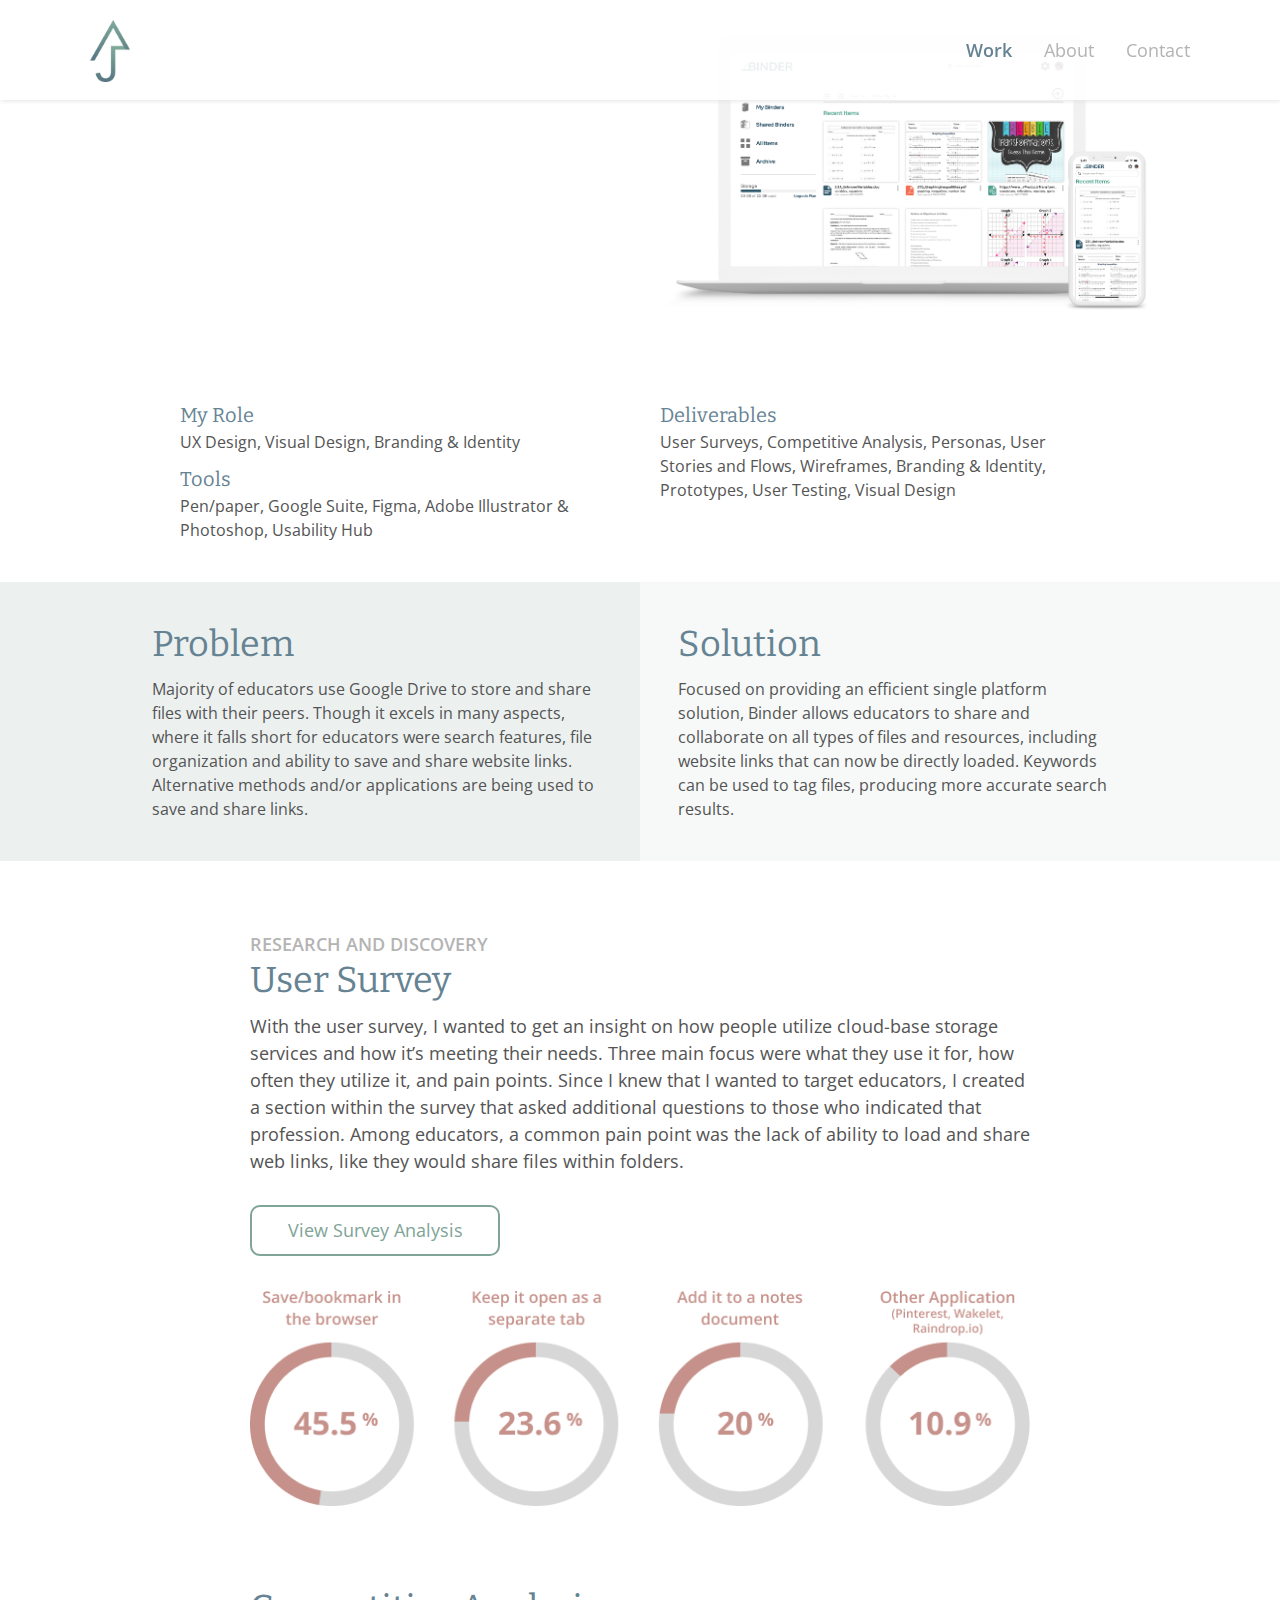
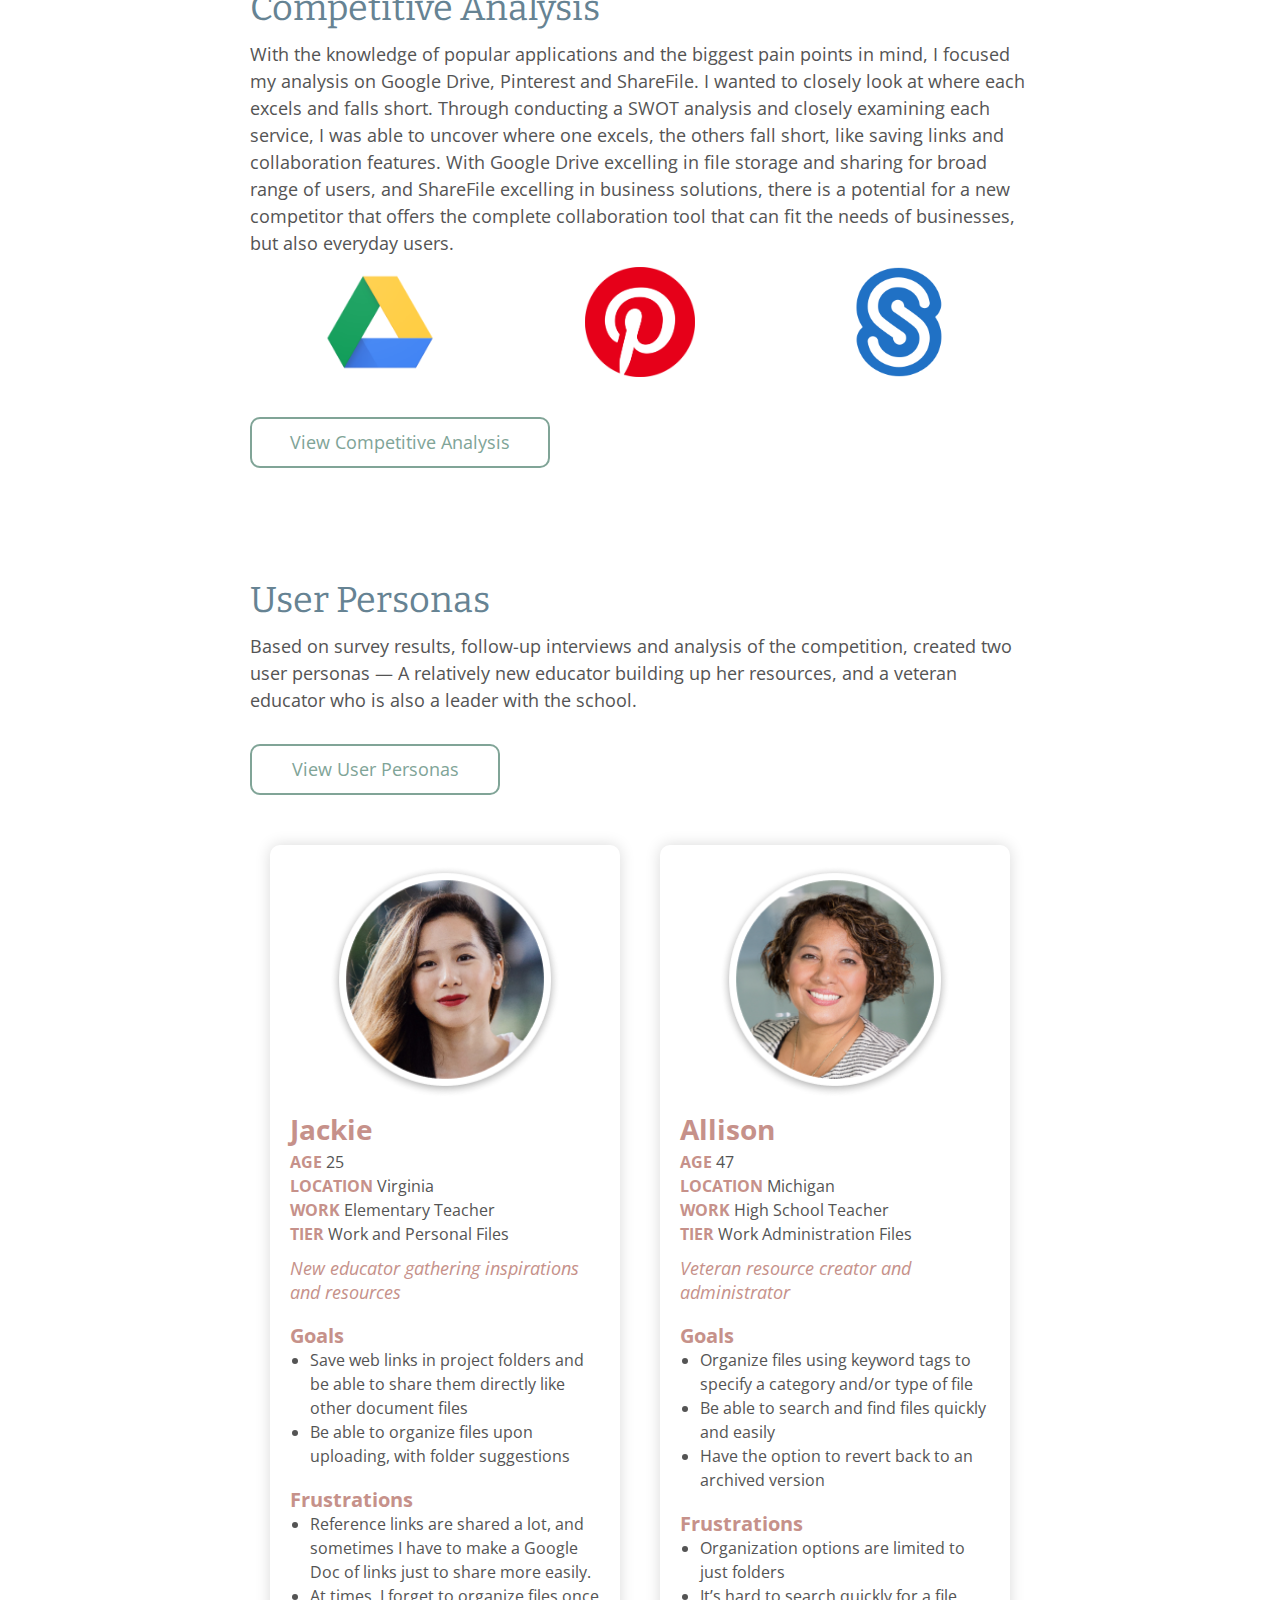
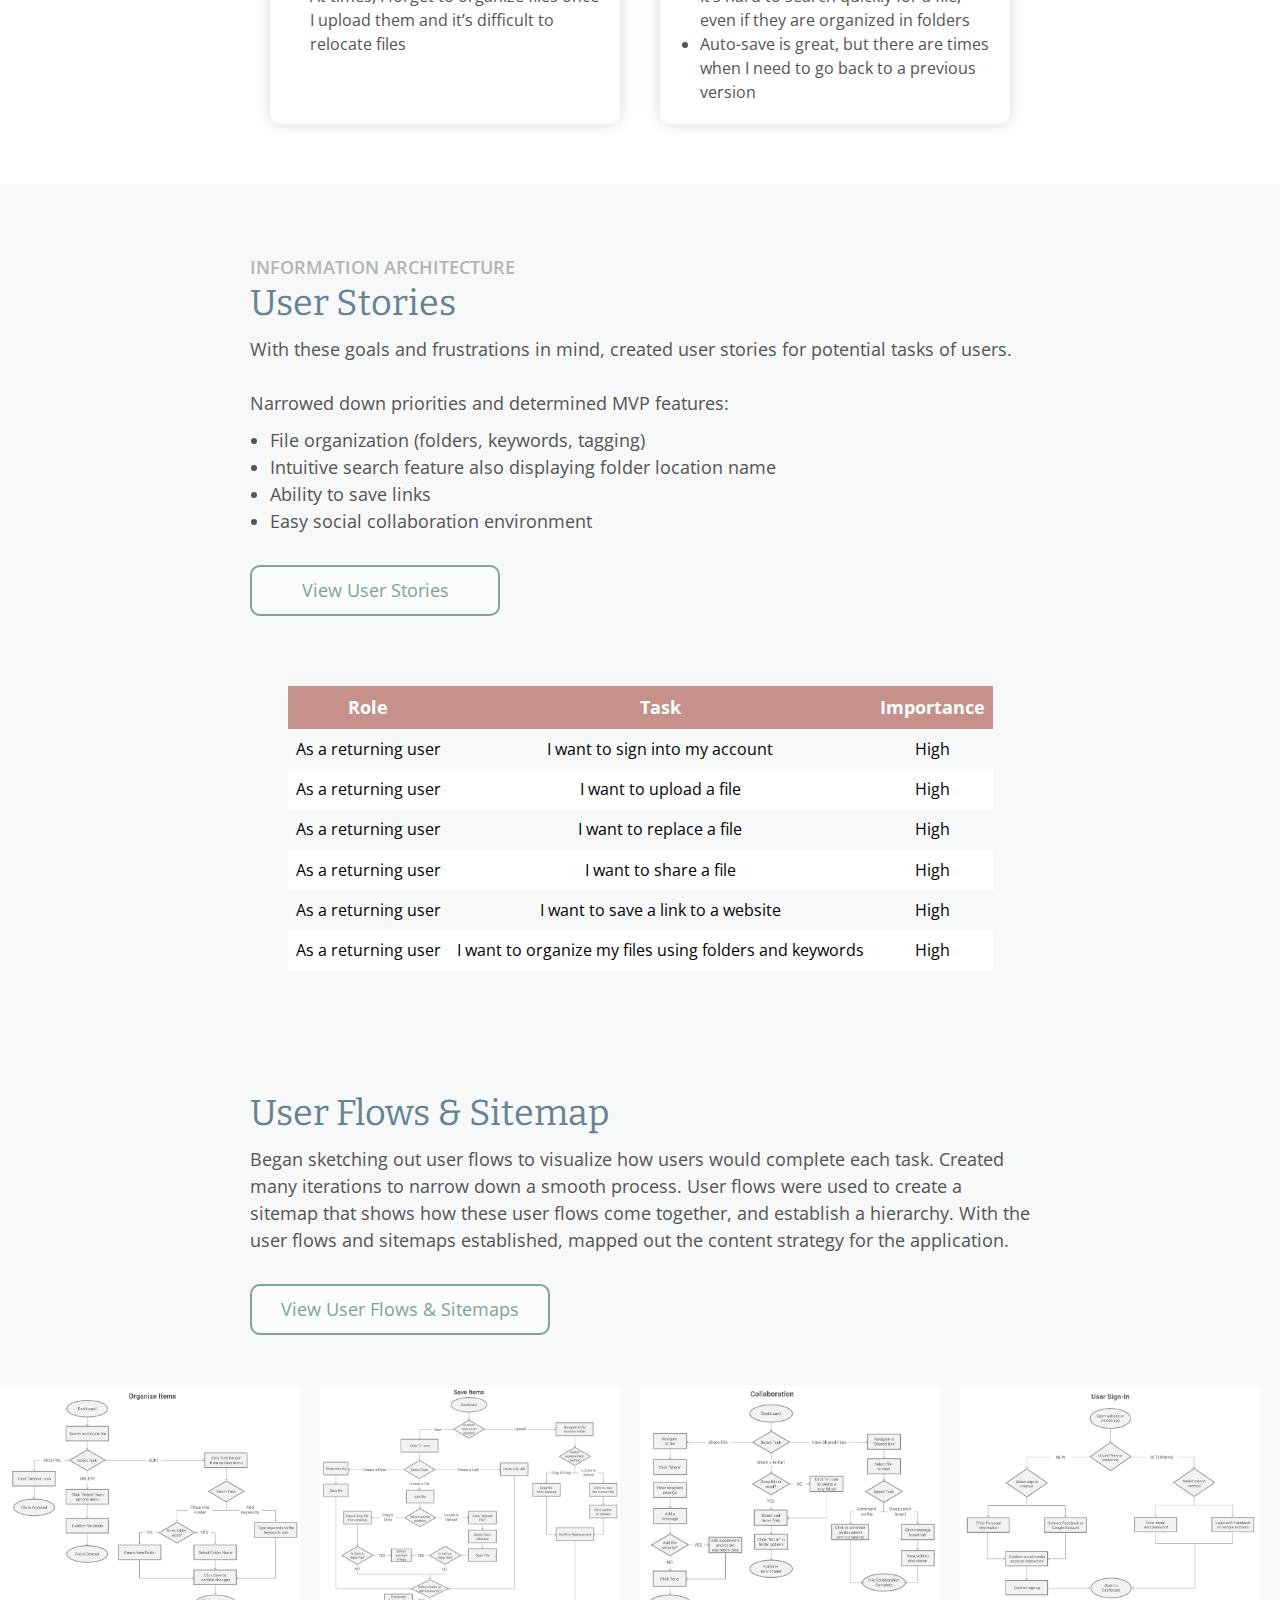
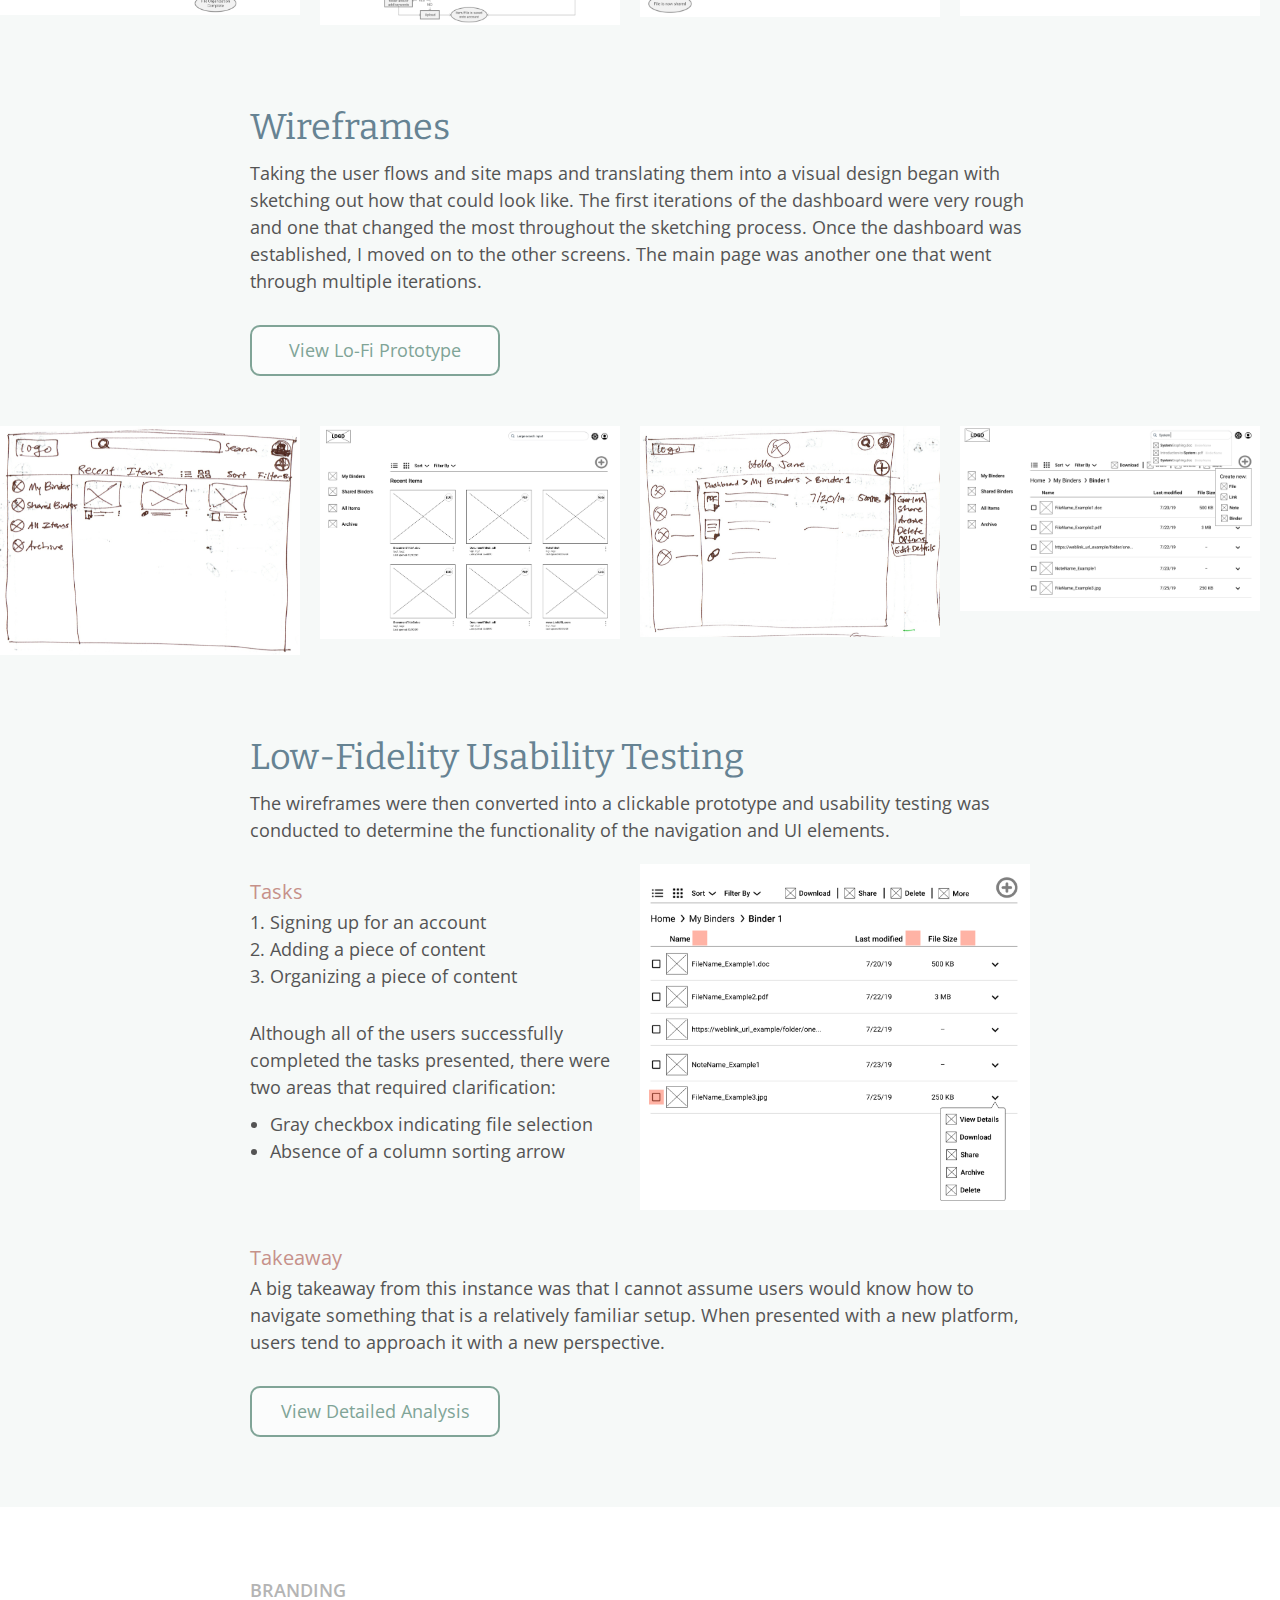
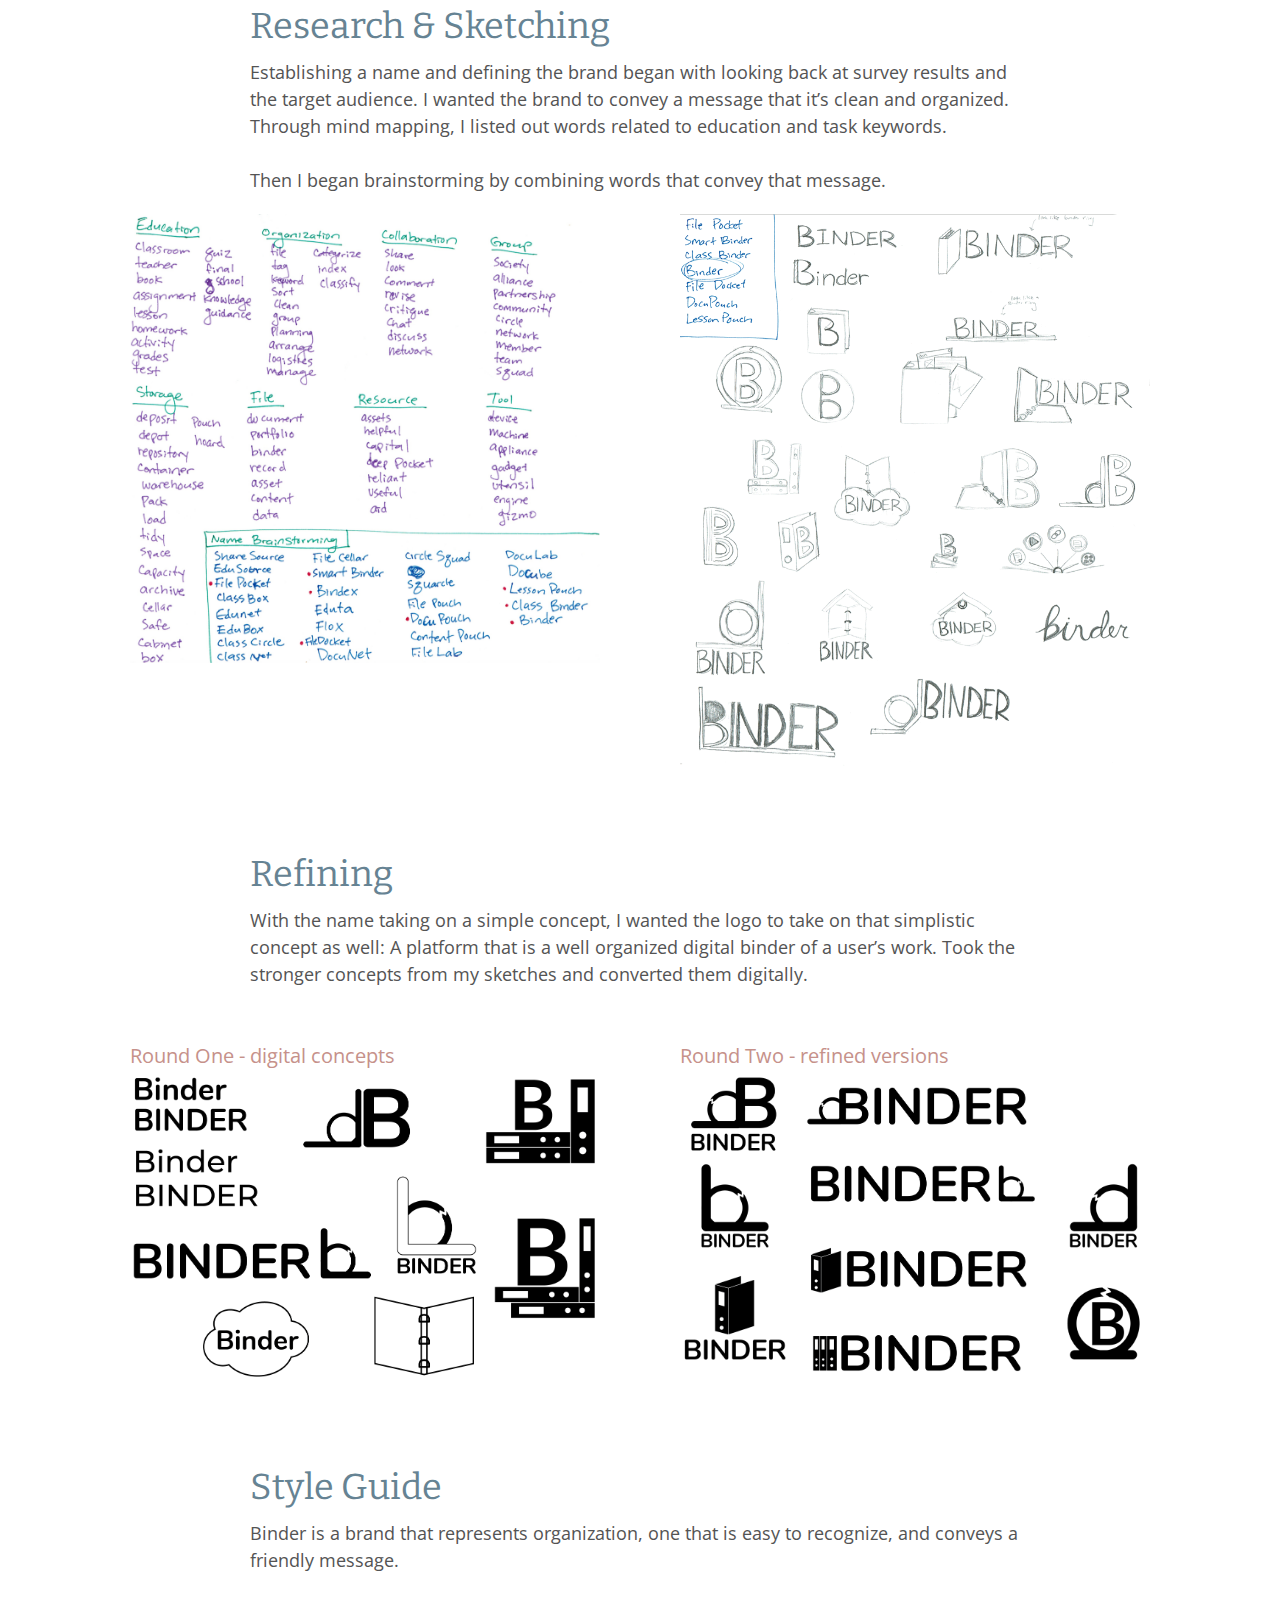
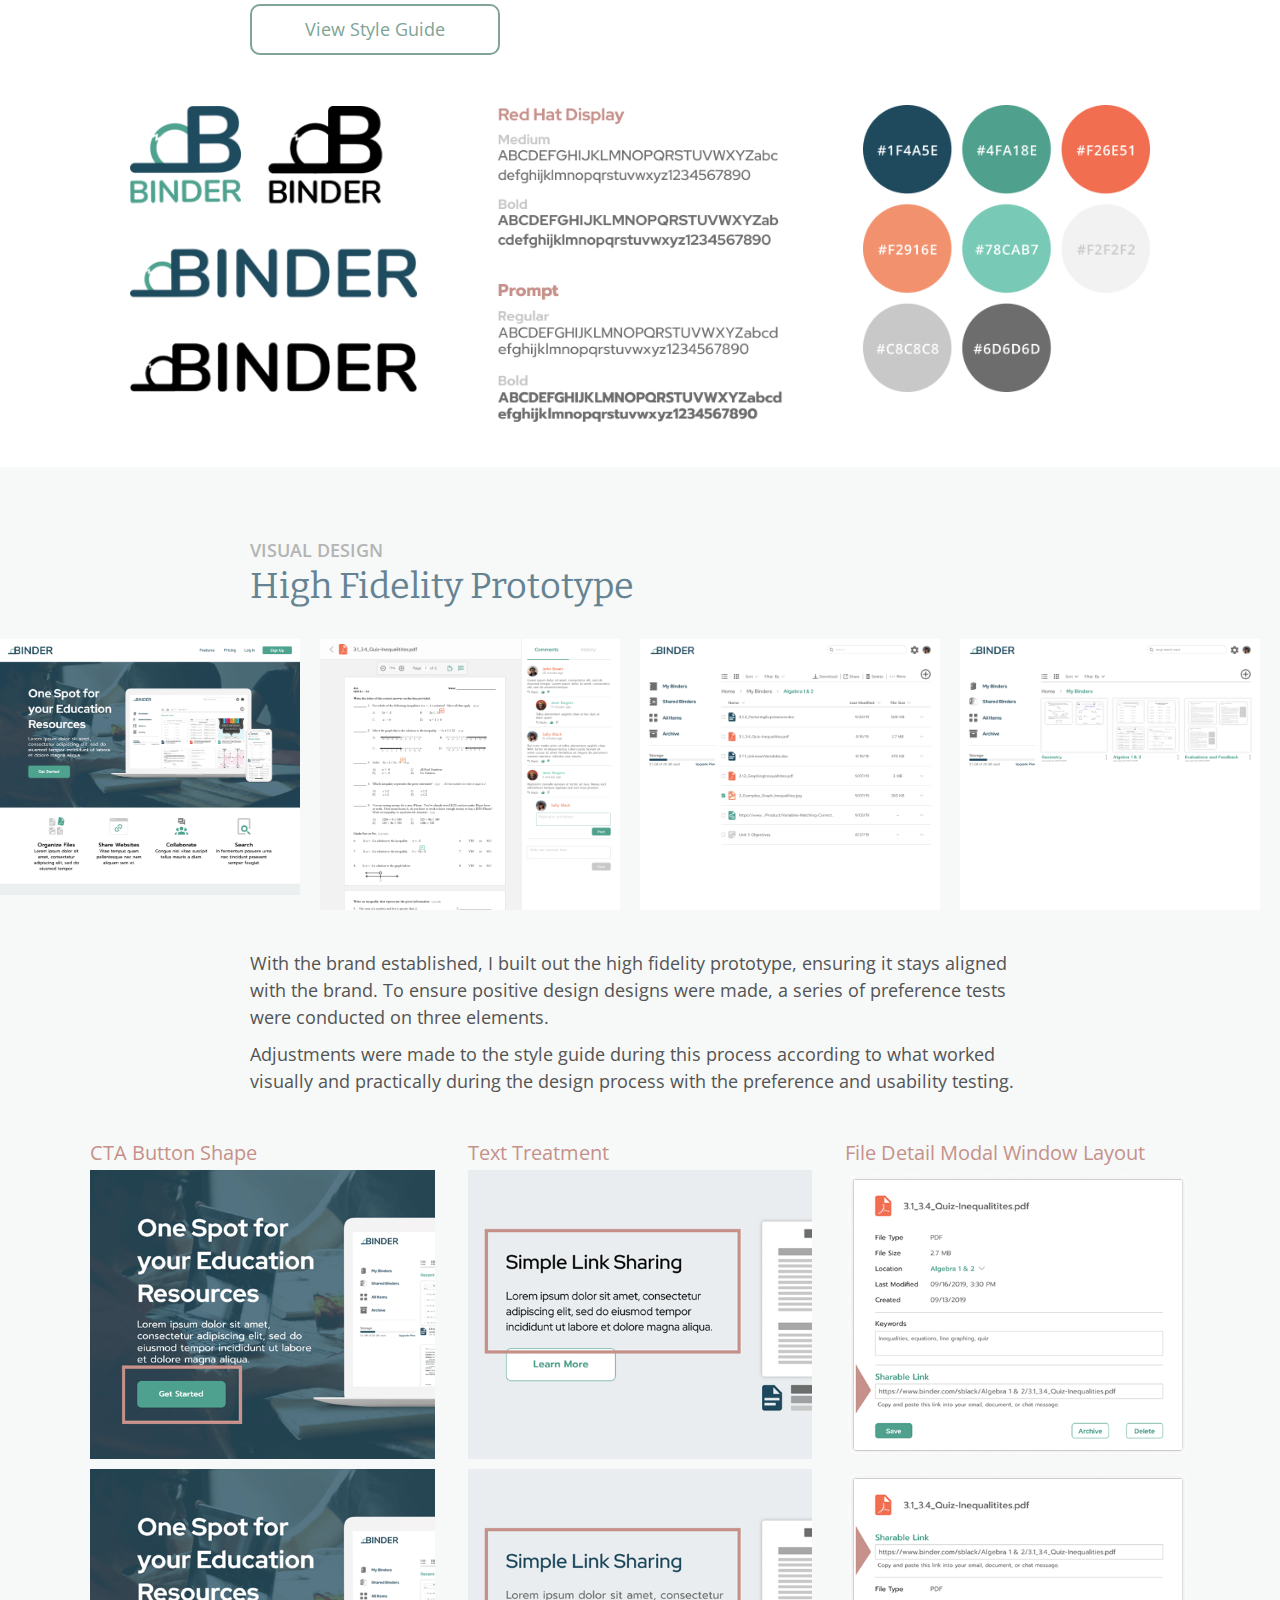
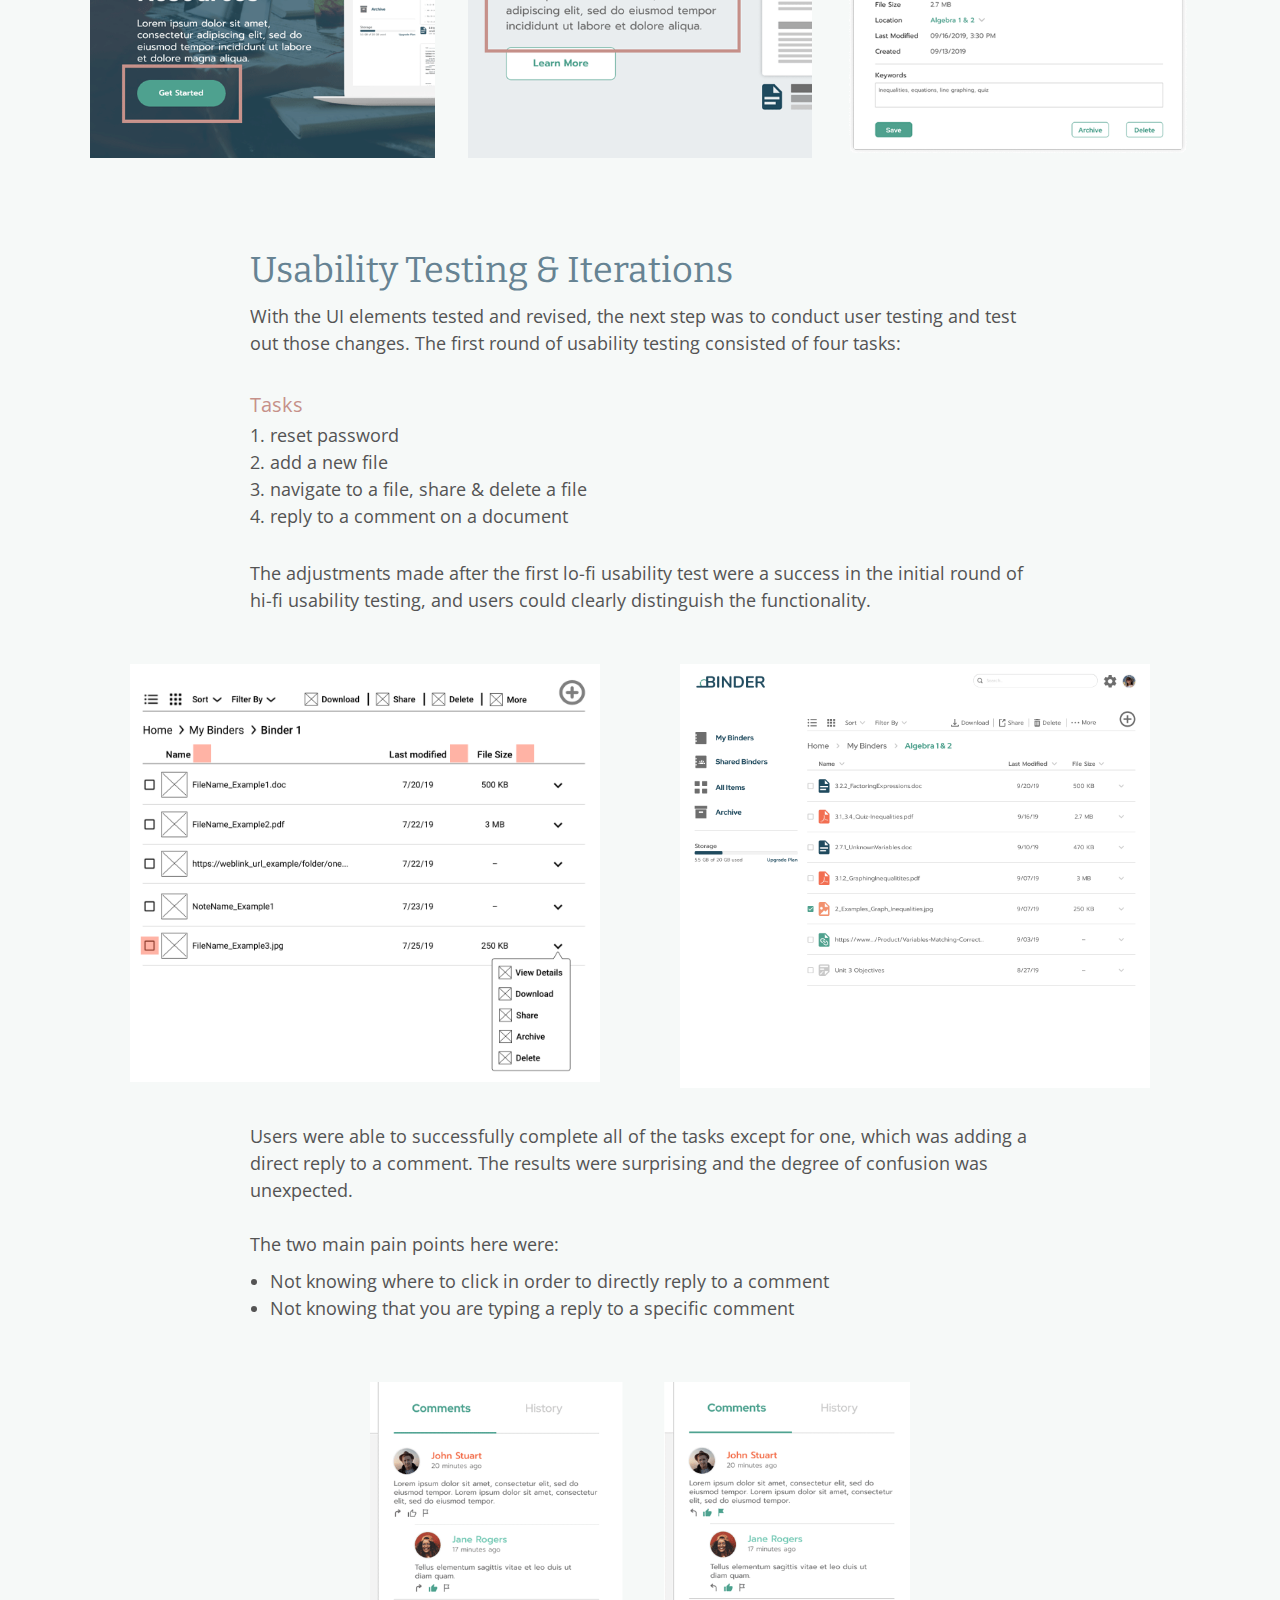
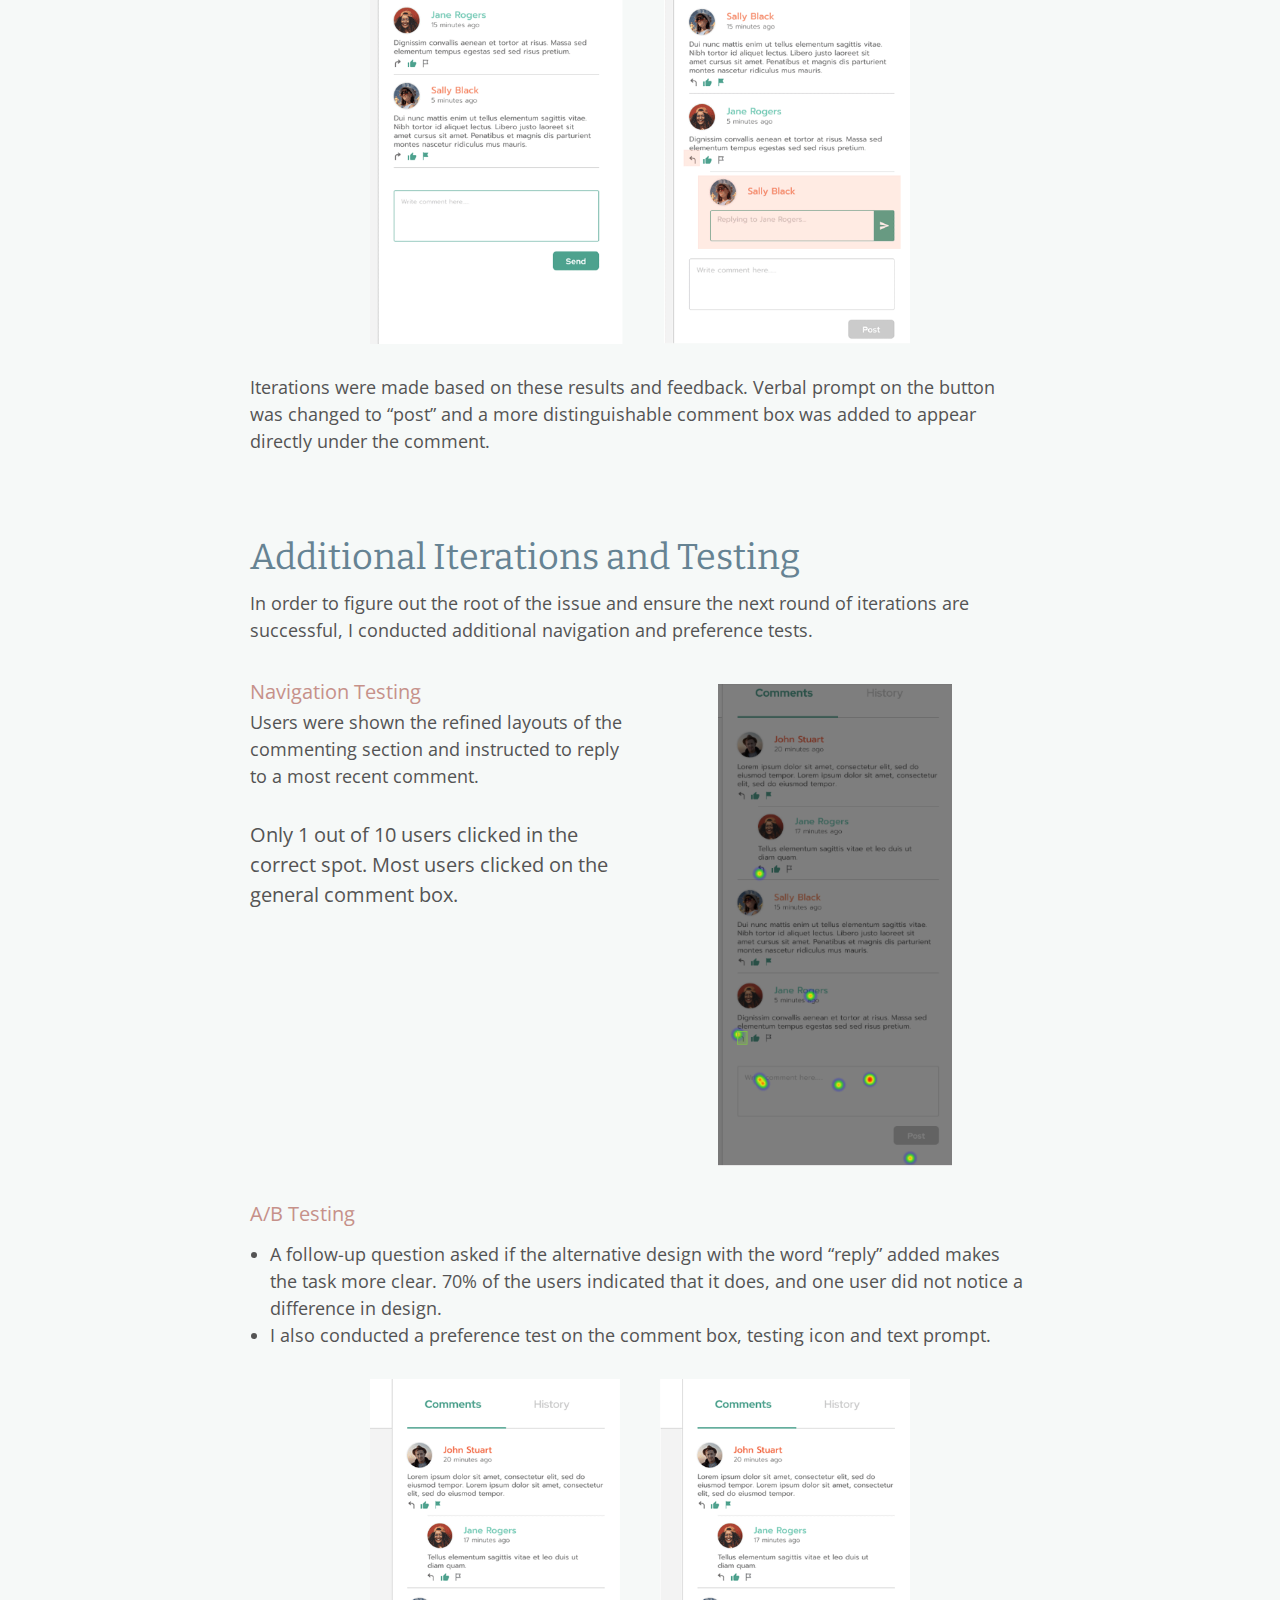
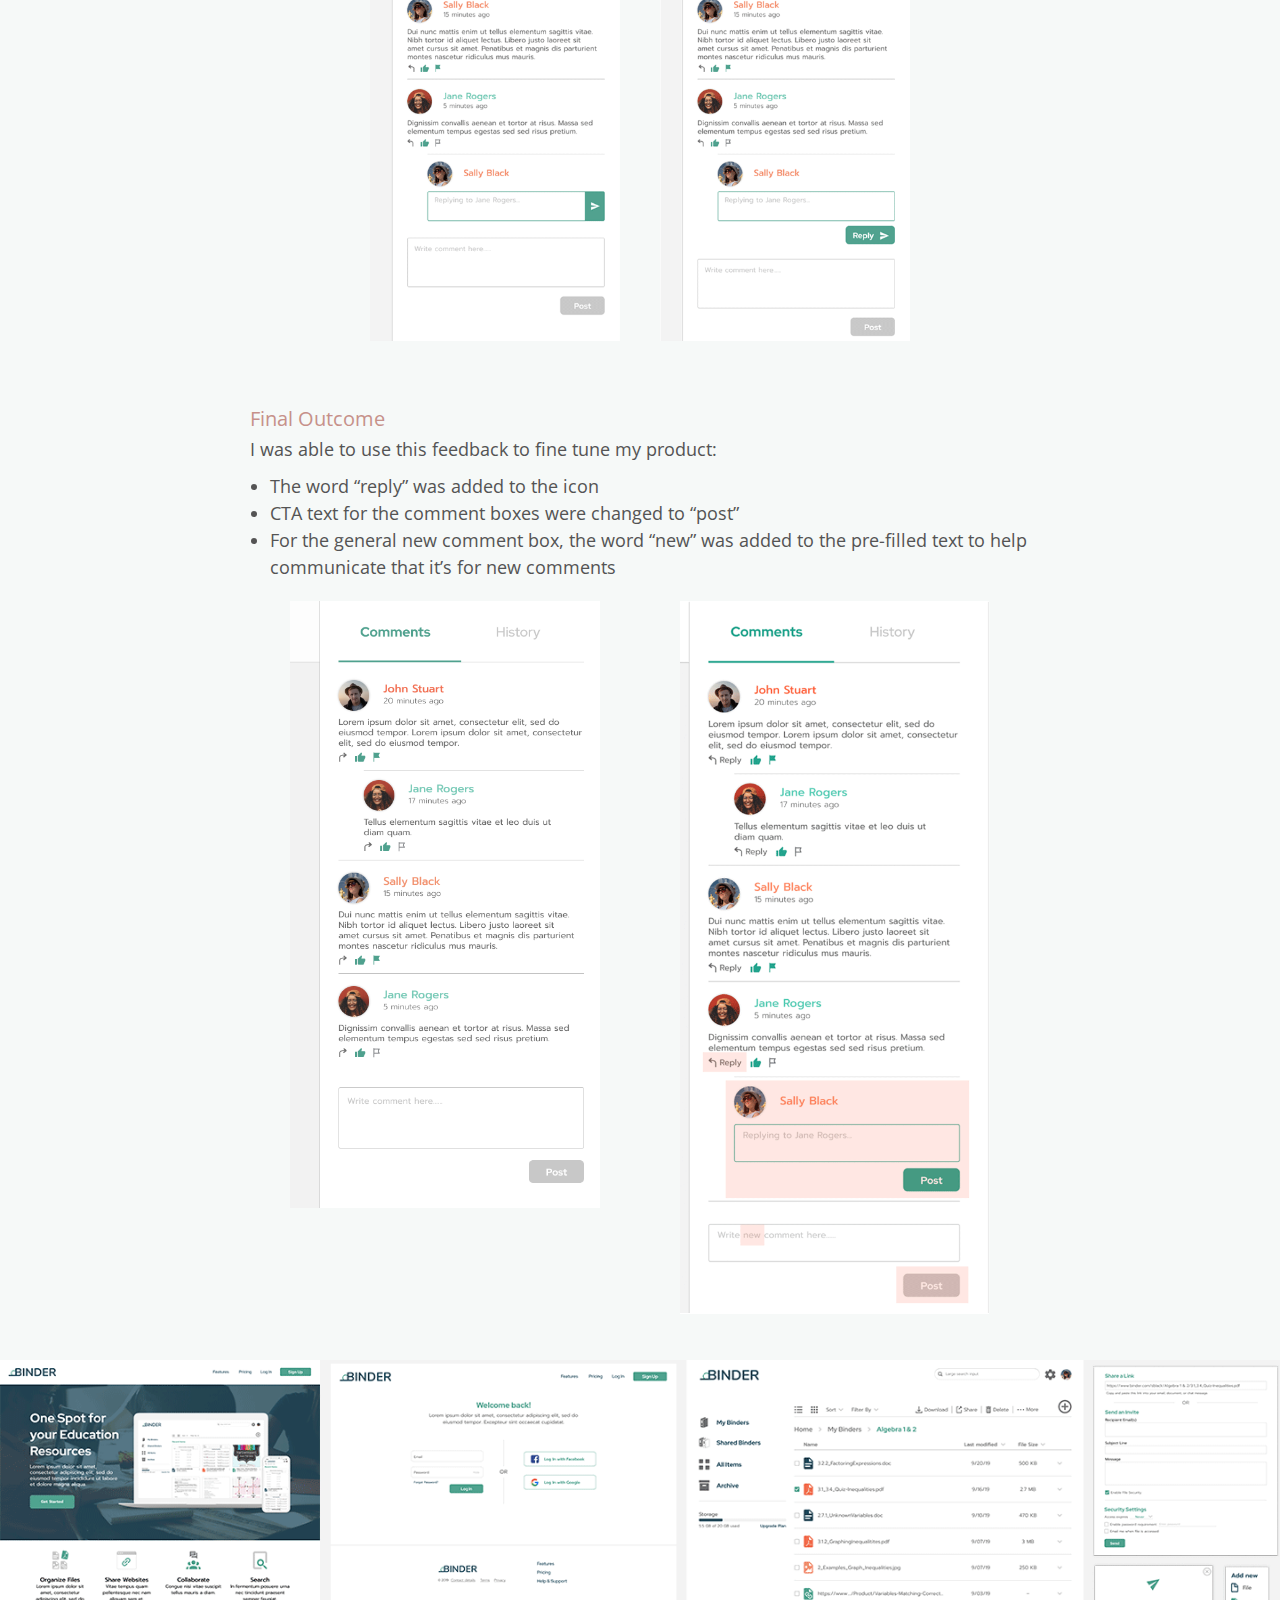
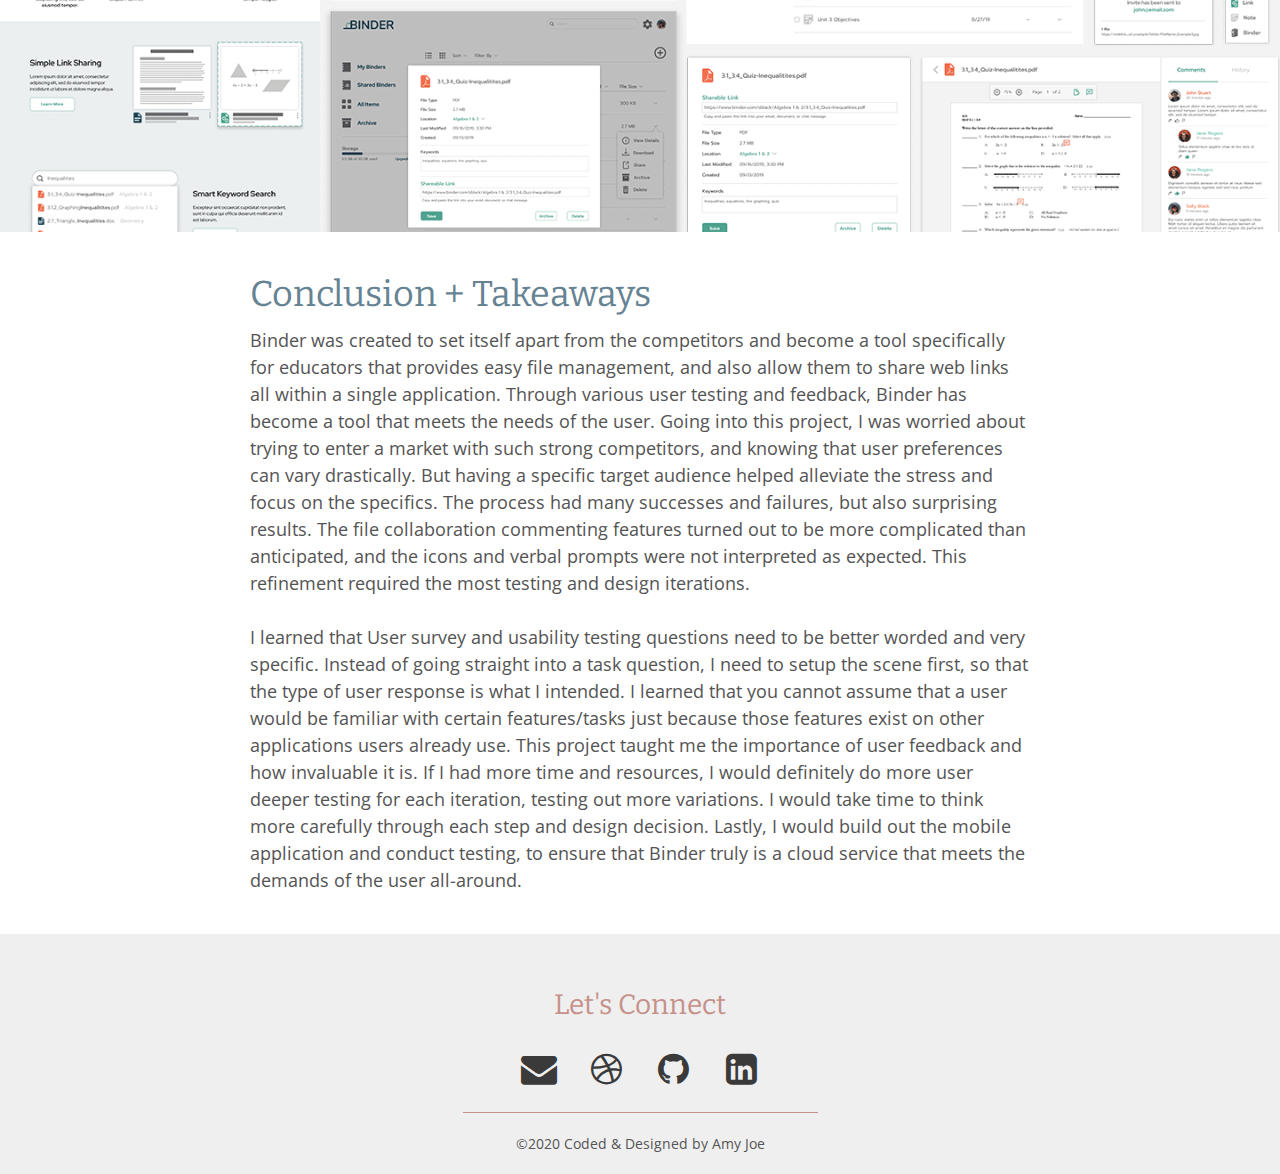
<file: project.html>
<!DOCTYPE html>
<html lang="en">
    <head>
        <meta charset="utf-8">
        <title>Case Study | Binder Cloud Storage</title>
        <meta name="viewport" content="width=device-width, initial-scale=1">
        <link rel="icon" href="images/AJ-favicon.png" type="image/gif" sizes="16x16">
 <!-- Font Awesome -->
   <link href="https://maxcdn.bootstrapcdn.com/font-awesome/4.7.0/css/font-awesome.min.css" rel="stylesheet">  

    <!-- Custom Styles -->
        <link rel="stylesheet" href="css/reset.css">
        <link rel="stylesheet" href="css/style.css">
        
    <!-- Font Families -->
        <link href="https://fonts.googleapis.com/css2?family=Bitter:ital,wght@0,400;0,700;1,400&family=Open+Sans:ital,wght@0,400;0,600;0,700;1,400&display=swap" rel="stylesheet">
        
    </head>  

<body>
<!-- Nav bar -->
    <nav class="navbar">
        <div class="container">
            <a href="index.html" class="mylogo"><img src="images/AJ-logo-gradient.png" alt="personal logo"></a>
            
            <ul id="menu">
                <li><a class="active" href="project.html">Work</a></li>
                <li><a href="about.html">About</a></li>
                <li><a href="contact.html">Contact</a></li>
            </ul>

            <div class="hamburger">
                <span></span>
                <span></span>
                <span></span>
                <span></span>
            </div>
        </div>
    </nav>
  
<!-- Hero Section -->
    <header class="hero">
        <div class="container container-grid">
            <div>
                <h1 class="p-name">Binder</h1>
                <p class="p-intro">Your education resources, <br> all in one spot.<br> Save. Share. Collaborate.</p>
                <a class="cta-hero" href="https://www.figma.com/proto/Xl5xoCGfcNNgL6rd06ZVUD/High-Fidelity-Mockups?node-id=77%3A576&viewport=-269%2C-186%2C0.25&scaling=scale-down" target="_blank">View Prototype</a>
            </div>
            <div>
                <img src="images/Binder_mockups.png" alt="Binder mockup image">
            </div>
        </div>
    </header>

<!-- Overview Section -->
    <section class="overview">
        <div class="container container-grid">
            <div class="column-2">
                <h4>My Role</h4>
                <p>UX Design, Visual Design, Branding &amp; Identity</p>

                <h4>Tools</h4>
                <p>Pen/paper, Google Suite, Figma, Adobe Illustrator &amp; Photoshop, Usability Hub</p>
            </div>

            <div class="column-2">
                <h4>Deliverables</h4>
                <p>User Surveys, Competitive Analysis, Personas, User Stories and Flows, Wireframes, Branding &amp; Identity, Prototypes, User Testing, Visual Design</p>
            </div>
        </div>
    </section>

    
<!-- Problem/Solution -->
    <div class="summary">
    <section class="left-half">
        <div class="problem">
            <h3 class="p-step-first">Problem</h3>
            <p>Majority of educators use Google Drive to store and share files with their peers. Though it excels in many aspects, where it falls short for educators were search features, file organization and ability to save and share website links. Alternative methods and/or applications are being used to save and share links.</p>
            </div>
    </section>
        
    <section class="right-half">
        <div class="solution">
            <h3 class="p-step-first">Solution</h3>
            <p>Focused on providing an efficient single platform solution, Binder allows educators to share and collaborate on all types of files and resources, including website links that can now be directly loaded. Keywords can be used to tag files, producing more accurate search results.</p>
        </div>
    </section>
        </div>
    
    
<!-- Reseach and Discovery Section -->   
    <section class="process">
        <div class="container container-small">
                <h5 class="p-header">RESEARCH AND DISCOVERY</h5>
            <article>
                <h3 class="p-step-first">User Survey</h3>
                <p>With the user survey, I wanted to get an insight on how people utilize  cloud-base storage services and how it’s meeting their needs. Three main focus were what they use it for, how often they utilize it, and pain points. Since I knew that I wanted to target educators, I created a section within the survey that asked additional questions to those who indicated that profession. Among educators, a common pain point was the lack of ability to load and share web links, like they would share files within folders.</p>
            </article>
            
            <div>
                <a class="cta" href="https://drive.google.com/open?id=1AvjvUS1lk-bFvy3dU_c09E360SEYgx326SntPkbXxtE" target="_blank">View Survey Analysis</a>
            </div>
            
            
            <picture>
              <source media='(min-width: 600px)'
                      srcset='images/survey-analysis-graph.png'/>
              <source media='(max-width: 600px)'
                      srcset='images/survey-analysis-graph-mobile.png'/>
              <img src='images/survey-analysis-graph.png' alt="survey analysis graphs"/>
            </picture>
    

            <article>
                <h3 class="p-step-first p-step">Competitive Analysis</h3>
                <p>With the knowledge of popular applications and the biggest pain points in mind, I focused my analysis on Google Drive, Pinterest and ShareFile. I wanted to closely look at where each excels and falls short. Through conducting a SWOT analysis and closely examining each service, I was able to uncover where one excels, the others fall short, like saving links and collaboration features. With Google Drive excelling in file storage and sharing for broad range of users, and ShareFile excelling in business solutions, there is a potential for a new competitor that offers the complete collaboration tool that can fit the needs of businesses, but also everyday users.</p>                
                
                <div class="comp-logo-grid">
                    <img class="comp-logo" src="images/Google%20Drive.png" alt="google drive">
                    <img class="comp-logo" src="images/Pinterest.png" alt="pinterest">
                    <img class="comp-logo" src="images/ShareFile_icon-logo.png" alt="ShareFile">
                </div>
                <a class="cta cta-wide" href="https://docs.google.com/document/d/1QvX3Vgna2YAh0ZYsSiv3BRR4Hm5fHAZ6vx2fneyo2Yo/edit?usp=sharing" target="_blank">View Competitive Analysis</a>
            </article>

            <article>
                <h3 class="p-step-first p-step">User Personas</h3>
                <p>Based on survey results, follow-up interviews and analysis of the competition, created two user personas — A relatively new educator building up her resources, and a veteran educator who is also a leader with the school.</p>
                <a class="cta" href="https://drive.google.com/open?id=1f2eirjHTS3cW0vjte3LQB3Sqs_HIHMC9" target="_blank">View User Personas</a>

                <div class="container container-grid">
                <div class="persona">
                    <img src="images/persona-Jackie.png" alt="persona Jackie">
                    <ul>
                        <li><h4 class="persona-name">Jackie</h4></li>
                        <li><b>AGE</b> 25</li>
                        <li><b>LOCATION</b> Virginia</li>
                        <li><b>WORK</b> Elementary Teacher</li>
                        <li><b>TIER</b> Work and Personal Files</li>
                        <li class="persona-type">New educator gathering inspirations and resources</li>
                    </ul>
                    <ul>
                        <li><h5>Goals</h5></li>
                        <li class="bullet">Save web links in project folders and be able to share them directly like other document files</li>
                        <li class="bullet">Be able to organize files upon uploading, with folder suggestions</li>
                    </ul>
                    <ul>
                        <li><h5>Frustrations</h5></li>
                        <li class="bullet">Reference links are shared a lot, and sometimes I have to make a Google Doc of links just to share more easily.</li>
                        <li class="bullet">At times, I forget to organize files once I upload them and it’s difficult to relocate files</li>
                    </ul>
                </div>

                <div class="persona">
                    <img src="images/persona-Allison.png" alt="persona Allison">
                    <ul>
                        <li><h4 class="persona-name">Allison</h4></li>
                        <li><b>AGE</b> 47</li>
                        <li><b>LOCATION</b> Michigan</li>
                        <li><b>WORK</b> High School Teacher</li>
                        <li><b>TIER</b> Work Administration Files</li>
                        <li class="persona-type">Veteran resource creator and administrator</li>
                    </ul>
                    <ul>
                        <li><h5>Goals</h5></li>
                        <li class="bullet">Organize files using keyword tags to specify a category and/or type of file</li>
                        <li class="bullet">Be able to search and find files quickly and easily</li>
                        <li class="bullet">Have the option to revert back to an archived version</li>
                    </ul>
                    <ul>
                        <li><h5>Frustrations</h5></li>
                        <li class="bullet">Organization options are limited to just folders</li>
                        <li class="bullet">It’s hard to search quickly for a file, even if they are organized in folders</li>
                        <li class="bullet">Auto-save is great, but there are times when I need to go back to a previous version</li>
                    </ul>
                </div>
                    </div>
            </article>
        </div>
    </section>

<!-- Information Architecture Section -->
    <section class="process process-shade">
        <div class="container container-small">
        <h5 class="p-header">INFORMATION ARCHITECTURE</h5>
        <article>
            <h3 class="p-step-first">User Stories</h3>
            <p>With these goals and frustrations in mind, created user stories for potential tasks of users.</p>
            <br>
            
                <p>Narrowed down priorities and determined MVP features:</p>
                    <ul class="text-block-spacing2">
                        <li class="bullet">File organization (folders, keywords, tagging)</li>
                        <li class="bullet">Intuitive search feature also displaying folder location name</li>
                        <li class="bullet">Ability to save links </li>
                        <li class="bullet">Easy social collaboration environment</li>
                    </ul>
            </article>
            <a class="cta" href="https://docs.google.com/spreadsheets/d/16wgpuFjo_GzOp7xeludNt6Uj6IntweePB5uCPzQ4gvc/edit?usp=sharing" target="_blank">View User Stories</a>
        </div>
    </section>
    
    <div class="us-table">
        <div class="user-stories">
                <table>
                    <tr>
                        <th>Role</th>
                        <th>Task</th>
                        <th>Importance</th>
                    </tr>
                    <tr>
                        <td>As a returning user</td>
                        <td>I want to sign into my account</td>
                        <td>High</td>
                    </tr>
                    <tr>
                        <td>As a returning user</td>
                        <td>I want to upload a file</td>
                        <td>High</td>
                    </tr>
                    <tr>
                        <td>As a returning user</td>
                        <td>I want to replace a file</td>
                        <td>High</td>
                    </tr>
                    <tr>
                        <td>As a returning user</td>
                        <td>I want to share a file</td>
                        <td>High</td>
                    </tr>
                    <tr>
                        <td>As a returning user</td>
                        <td>I want to save a link to a website</td>
                        <td>High</td>
                    </tr>
                    <tr>
                        <td>As a returning user</td>
                        <td>I want to organize my files using folders and keywords</td>
                        <td>High</td>
                    </tr>
                </table>
            </div>
         </div>
    
    <section class="process process-shade">
        <div class="container container-small">  
        <article>
            <h3 class="p-step-first p-step">User Flows &amp; Sitemap</h3>
            <p>Began sketching out user flows to visualize how users would complete each task. Created many iterations to narrow down a smooth process. User flows were used to create a sitemap that shows how these user flows come together, and establish a hierarchy. With the user flows and sitemaps established, mapped out the content strategy for the application.</p>
            <a class="cta cta-wide" href="https://drive.google.com/open?id=1d1Imi6kWehfXNfGSMAlGH364WUC8aDWX" target="_blank">View User Flows &amp; Sitemaps</a>
        </article>
        </div>
        
        <div class="static-gallery">
            <img src="images/user-flow-organize.png" alt="user-flow: organize">
            <img src="images/User-flow_save_items.png" alt="user-flow: save items">
            <img src="images/User-flow_Collaboration.png" alt="user-flow: collaboration">
            <img class="last" src="images/User-flow_sign-in.png" alt="user-flow: sign-in">
        </div>
        
    <div class="container container-small">
        <article>
            <h3 class="p-step-first p-step">Wireframes</h3>
            <p>Taking the user flows and site maps and translating them into a visual design began with sketching out how that could look like. The first iterations of the dashboard were very rough and one that changed the most throughout the sketching process. Once the dashboard was established, I moved on to the other screens. The main page was another one that went through multiple iterations.</p>
            <a class="cta" href="https://www.figma.com/proto/iTR8aDuHFmvQUrTCwQjaiE/Binder-Wireframing-Template?node-id=77%3A576&viewport=-560%2C-642%2C0.25&scaling=scale-down" target="_blank">View Lo-Fi Prototype</a>
        </article>
    </div>
        
     <div class="static-gallery">
            <img src="images/sketches_main-dashboard.png" alt="sketch dashboard">
            <img src="images/wireframe_dashboard.png"  alt="wireframe dashboard">
            <img src="images/sketches_FileListing.png" alt="sketch file listing">
            <img class="last" src="images/wireframe_features.png" alt="wireframe file listing">
        </div>  
        
    <div class="container container-small">
        <article>
            <h3 class="p-step-first p-step">Low-Fidelity Usability Testing</h3>
            <p>The wireframes were then converted into a clickable prototype and usability testing was conducted to determine the functionality of the navigation and UI elements.</p>
        
            <div class="container container-grid">
                <div>
                <h5 class="label">Tasks</h5>
                <ol>
                    <li class="number">Signing up for an account</li>
                    <li class="number">Adding a piece of content</li>
                    <li class="number">Organizing a piece of content</li>
                </ol>
                    
                    <div class="content-block">
                        <p>Although all of the users successfully completed the tasks presented, there were two areas that required clarification:</p>
                            <ul class="text-block-spacing2">
                                <li class="bullet">Gray checkbox indicating file selection </li>
                                <li class="bullet">Absence of a column sorting arrow</li>
                            </ul>
                    </div>
                </div>
            
                <div>
                    <img class="img-space" src="images/lo-fi_prototype_issue.png" alt="lo-fi testing issues">
                </div>
            </div>
            
            <div>
                <h5 class="label">Takeaway</h5>
                <p>A big takeaway from this instance was that I cannot assume users would know how to navigate something that is a relatively familiar setup. When presented with a new platform, users tend to approach it with a new perspective.</p>
                <a class="cta" href="https://docs.google.com/document/d/1Bx8SUiozG0fLZHH4jXRttP9_Xb_dTsdd5d3BH2Jcj_A/edit?usp=sharing" target="_blank">View Detailed Analysis</a>
            </div>
        </article>
        </div>
    </section>
        
<!-- Branding Section -->
    <section class="process">
        <div class="container container-small">
            <h5 class="p-header">BRANDING</h5>
            <article>
                <h3 class="p-step-first">Research &amp; Sketching</h3>
                <p>Establishing a name and defining the brand began with looking back at survey results and the target audience. I wanted the brand to convey a message that it’s clean and organized. Through mind mapping, I listed out words related to education and task keywords. 
                <br><br>Then I began brainstorming by combining words that convey that message.</p>
            </article>
        </div>
        
        <div class="container">
            <div class="two-column-grid">
              <div class="column2">
                <img src="images/logo_mindmapping.png" alt="logo mind mapping">
              </div>
              <div class="column2">
                <img src="images/logo_sketches.png" alt="logo sketches">
              </div>
            </div>
        </div>
        
        <div class="container container-small">
            <article>
                <h3 class="p-step-first p-step">Refining</h3>
                <p>With the name taking on a simple concept, I wanted the logo to take on that simplistic concept as well: A platform that is a well organized digital binder of a user’s work. Took the stronger concepts from my sketches and converted them digitally.</p>
            </article>
        </div>
        
        
        <div class="container">
            <div class="two-column-grid">
              <div class="column2">
                <h5 class="label">Round One - digital concepts</h5>
                <img src="images/logo_iterations_concepts.png" alt="logo digital concepts">
              </div>
              <div class="column2">
                <h5 class="label">Round Two - refined versions</h5>
                <img src="images/logo_iterations_refined.png" alt="logo refined versions">
              </div>
            </div>
        </div>
        
        <div class="container container-small">
        <article>
            <h3 class="p-step-first p-step">Style Guide</h3>
            <p>Binder is a brand that represents organization, one that is easy to recognize, and conveys a friendly message.</p>
            <a class="cta" href="https://drive.google.com/open?id=1ks1YueYoT9KP-J7-1UVyCc7znhFB-j36" target="_blank">View Style Guide</a>
            </article>
        </div>
    
        
        <div class="container">
            <div class="three-column-grid">
              <div class="column3">
                <img src="images/logo_final_versions.png" alt="logo final versions">
              </div>
              <div class="column3">
                <img src="images/fonts.png" alt="typography">
              </div>
              <div class="column3">
                <img src="images/color-palette.png" alt="color palette">
              </div>
            </div>
        </div>
        
    </section>

<!-- Visual Design Section -->
    <section class="process process-shade">
        <div class="container container-small">
            <h5 class="p-header">VISUAL DESIGN</h5>
            <div>
                <h3 class="p-step-first">High Fidelity Prototype</h3>
            </div>
        </div>
        
        <div class="static-gallery">
            <img src="images/HiFi_mainpage.png" alt="HiFi-prototype-mainpage">
            <img src="images/PDF_collaboration-view.png" alt="HiFi-prototype-PDF-view">
            <img src="images/Sub-Binder_file-list-view.png" alt="HiFi-prototype-FileList">
            <img class="last" src="images/Sub-Binder_tile-view.png" alt="HiFi-prototype-dashboard">
        </div>
        
        
        
        <div class="container container-small">
            <p class="text-block-spacing1">With the brand established, I built out the high fidelity prototype, ensuring it stays aligned with the brand. To ensure positive design designs were made, a series of preference tests were conducted on three elements.</p>
            <p class="text-block-spacing2">Adjustments were made to the style guide during this process according to what worked visually and practically during the design process with the preference and usability testing.</p>
        </div>
        
        <div class="container">
            <div class="detail-callout">
                <div>
                    <h5 class="label">CTA Button Shape</h5>
                    <img src="images/CTA-Button1.png" alt="CTA button shape option 1">
                    <img src="images/CTA-Button2.png" alt="CTA button shape option 2">
                </div>
                <div> </div>
                <div>
                    <h5 class="label">Text Treatment</h5>
                    <img src="images/TextTreatment1.png" alt="Text Treatment option 1">
                    <img src="images/TextTreatment2.png" alt="Text Treatment option 2">
                </div>
                <div> </div>
                <div>
                    <h5 class="label">File Detail Modal Window Layout</h5>
                    <img src="images/FileDetailModal_1.png" alt="Shareable Link option 1">
                    <img src="images/FileDetailModal_2.png" alt="Shareable Link option 2">
                </div> 
            </div>
        </div>

        <div class="container container-small">
            <article>
                <h3 class="p-step-first p-step">Usability Testing &amp; Iterations</h3>
                <p>With the UI elements tested and revised, the next step was to conduct user testing and test out those changes. The first round of usability testing consisted of four tasks: </p>

                <div>
                    <h5 class="label">Tasks</h5>
                    <ol>
                        <li class="number">reset password</li>
                        <li class="number">add a new file</li>
                        <li class="number">navigate to a file, share &amp; delete a file</li>
                        <li class="number">reply to a comment on a document</li>
                    </ol>
                </div>

                <div class="content-block">
                    <p>The adjustments made after the first lo-fi usability test were a success in the initial round of hi-fi usability testing, and users could clearly distinguish the functionality.</p>
                </div>
            </article>
        </div>
        
        <div class="container">
            <div class="two-column-grid">
              <div class="column2">
                <img src="images/lo-fi_prototype_issue.png" alt="lo-fi testing issues">
              </div>
              <div class="column2">
                <img src="images/Sub-Binder_file-list-view.png" alt="lo-fi testing solutions recap">
              </div>
            </div>
        </div>
        
        <div class="container container-small">
            <div class="content-block">
                <p>Users were able to successfully complete all of the tasks except for one, which was adding a direct reply to a comment. The results were surprising and the degree of confusion was unexpected.
                </p>
                    <br>
                <p>The two main pain points here were:</p>
                    <ul class="text-block-spacing2">
                        <li class="bullet">Not knowing where to click in order to directly reply to a comment</li>
                        <li class="bullet">Not knowing that you are typing a reply to a specific comment</li>
                    </ul>
            </div>
         
            <div class="container-narrow">
            <img src="images/usability-testing_results1.png" alt="hi-fi commenting testing results">
            </div>

            <div>
            <p>Iterations were made based on these results and feedback. Verbal prompt on the button was changed to “post” and a more distinguishable comment box was added to appear directly under the comment.
            </p>
            </div>
    
        
        <article>
            <h3 class="p-step-first p-step">Additional Iterations and Testing</h3>
            <p>In order to figure out the root of the issue and ensure the next round of iterations are successful, I conducted additional navigation and preference tests.</p>
        
            <div class="container container-grid">
                  <div>
                    <h5 class="label">Navigation Testing</h5>
                    <p>Users were shown the refined layouts of the commenting section and instructed to reply to a most recent comment. </p>
                    
                    <p class="call-out">Only 1 out of 10 users clicked in the correct spot. Most users clicked on the general comment box.</p>

                  </div>
                  <div>
                    <img class="sm-img" src="images/comment-box_hotspot_results.png" alt="hi-fi commenting hotspot results">
                  </div>
                </div>
            
            
                <article>
                    <h5 class="label">A/B Testing</h5>
                    <ul class="text-block-spacing2">
                        <li class="bullet">A follow-up question asked if the alternative design with the word “reply” added makes the task more clear. 70% of the users indicated that it does, and one user did not notice a difference in design.</li>
                        <li class="bullet">I also conducted a preference test on the comment box, testing icon and text prompt.</li>
                    </ul>

                    <div class="container-narrow">
                    <img src="images/usability-testing_results2.png" alt="hi-fi commenting hotspot results">
                    </div>
                </article>

                <article>
                    <h5 class="label">Final Outcome</h5>
                    <p>I was able to use this feedback to fine tune my product:</p>
                    <ul class="text-block-spacing2">
                        <li class="bullet">The word “reply” was added to the icon</li>
                        <li class="bullet">CTA text for the comment boxes were changed to “post”</li>
                        <li class="bullet">For the general new comment box, the word “new” was added to the pre-filled text to help communicate that it’s for new comments</li>
                    </ul>

                    <div class="container container-small">
                        <div class="two-column-grid">
                          <div class="column2">
                            <img class="padded-img" src="images/comment_feature_initial.png" alt="commenting feature initial layout">
                          </div>
                          <div class="column2">
                            <img class="padded-img" src="images/comment_feature_final.png" alt="commenting feature final result">
                          </div>
                        </div>
                    </div>
                </article>
        </article>
        </div>
    </section>
    
    
<!-- Conclusion & Takeaways Section -->
    <a href="https://www.figma.com/proto/Xl5xoCGfcNNgL6rd06ZVUD/High-Fidelity-Mockups?node-id=77%3A576&viewport=-269%2C-186%2C0.25&scaling=scale-down" target="_blank">
        
        <picture>
              <source media='(min-width: 600px)'
                      srcset='images/Collage_Final_Layouts.png'/>
              <source media='(max-width: 600px)'
                      srcset='images/Collage_Final_Layouts_mobile.png'/>
              <img src='images/Collage_Final_Layouts.png' alt="final layouts"/>
        </picture>    
        </a>
    
    <section class="process">
        <div class="container container-small">            
            <h3 class="p-step-first">Conclusion + Takeaways</h3>
                <p>Binder was created to set itself apart from the competitors and become a tool specifically for educators that provides easy file management, and also allow them to share web links all within a single application. Through various user testing and feedback, Binder has become a tool that meets the needs of the user. Going into this project, I was worried about trying to enter a market with such strong competitors, and knowing that user preferences can vary drastically. But having a specific target audience helped alleviate the stress and focus on the specifics. The process had many successes and failures, but also surprising results. The file collaboration commenting features turned out to be more complicated than anticipated, and the icons and verbal prompts were not interpreted as expected. This refinement required the most testing and design iterations.
                <br><br>
                I learned that User survey and usability testing questions need to be better worded and very specific. Instead of going straight into a task question, I need to setup the scene first, so that the type of user response is what I intended. I learned that you cannot assume that a user would be familiar with certain features/tasks just because those features exist on other applications users already use. This project taught me the importance of user feedback and how invaluable it is. If I had more time and resources, I would definitely do more user deeper testing for each iteration, testing out more variations. I would take time to think more carefully through each step and design decision. Lastly, I would build out the mobile application and conduct testing, to ensure that Binder truly is a cloud service that meets the demands of the user all-around. </p>
        </div>
    </section>

<!--FOOTER BELOW--> 
    <footer>
    <h4 class="connect">Let's Connect</h4>
       <ul class="footer-grid">
        <li>
            <a href="contact.html">
                <i class="fa fa-envelope" aria-hidden="true"></i>
            </a>
           </li>
        <li>
           <a href="https://dribbble.com/yojieun" target="_blank">
                <i class="fa fa-dribbble" aria-hidden="true"></i>
            </a>
           </li>
        <li>
           <a href="https://github.com/yojieun" target="_blank">
                <i class="fa fa-github" aria-hidden="true"></i>
            </a>
           </li>
        <li>
           <a href="https://www.linkedin.com/in/amyjoe/" target="_blank">
                    <i class="fa fa-linkedin-square" aria-hidden="true"></i>
                </a>
           </li>
        </ul> 
        <div class="divider">
        </div>
        <p>©2020 Coded &amp; Designed by Amy Joe</p>
    </footer>
    

<script src="js/menu.js"></script>


<!-- Global site tag (gtag.js) - Google Analytics -->
<script async src="https://www.googletagmanager.com/gtag/js?id=UA-163834328-1"></script>
<script>
  window.dataLayer = window.dataLayer || [];
  function gtag(){dataLayer.push(arguments);}
  gtag('js', new Date());

  gtag('config', 'UA-163834328-1');
</script>

    
</body>
</html>
</file>
<file: css/style.css>
* {
    box-sizing: border-box;
}

body {
    background: #fff;
    box-shadow: 0 0 2px rgba(0, 0, 0, 0.06);
    color: #545454;
    font-family: 'Open Sans', sans-serif, 'Bitter', serif;
    font-size: 16px;
    line-height: 1.5;
}

@media (min-width: 600px) {
    body {
        font-size: 18px;
    }
}

/* CONTAINERS */
.container {
    margin: 0 auto;
    max-width: 1100px;
}

.container-small {
    max-width: 780px;
}

@media (min-width: 600px) {
    .container-grid {
        display: grid;
        grid-template-columns: 50% 50%;
    }
}

@media (max-width: 820px) { /* Mobile */
    .container {
        margin: 0 auto;
        max-width: 700px;
    }

    .container-small {
        max-width: 680px;
    }
}

@media (max-width: 1025px) { /* Tablet/Large Phone */
    .container {
        margin: 0 auto;
        max-width: 950px;
    }
    .container-small {
        max-width: 680px;
    }
}


/* START - Navbar */
.navbar, .navbar-main {
    position: fixed;
    padding: 20px;
    top: 0;
    left: 0;
    right: 0;
    height: 100px;
    z-index: 1;
}

.navbar {
    background-color: rgba(255, 255, 255, .9);
    box-shadow: 0px 0px 5px .5px #DEDEDE;
}

.navbar-main {
    background-color: rgba(242, 245, 244, 0.8);
}

.navbar .container, .navbar-main .container {
    display: flex;
    justify-content: space-between;
}

.mylogo img {
    max-width: 40px;
}

@media (max-width: 600px) { /* MOBILE */
    .navbar, .navbar-main {
        height: 80px;
    }
    
    .mylogo img {
        max-width: 30px;
    }
    
    #menu {
        position: fixed;
        display: none;

        top: 0;
        bottom: 0;
        width: 100%;
        background-color: #545454;
        padding: 120px 0px;

        opacity: 0;
        right: -100%;
        transition: 0.5s opacity, 0.5s right;
    }

    #menu a {
        color: white;
        font-size: 30px;
        line-height: 2.5em;
    }

    #menu.open {
        display: block;

        opacity: 0.95;
        right: 0%;
        text-align: center;
    }
}    /* #menu #menu a #menu.open is controlling the navbar for mobile view. It is set to slide in from the right. */

@media (min-width: 600px) { /* Desktop/Tablet */
    #menu {
        display: flex;
    }
    
    #menu li {
        margin-left: 2rem;
    }
    
    #menu li a {
        color: #B4B4B4;
    }
    
    #menu li a:hover {
        color: #668393;
    }
    
    #menu li a.active {
        color: #668393;
        font-weight: 600;
    }
    
    .navbar .container, .navbar-main .container {
        align-items: center; /* veritcal align */ 
    }
}    /* #menu #menu a #menu li are controlling and styling the navbar links for the desktop/tablet views */
/* END - Navbar */


/* START - Hamburger Menu */

/*mobile*/
@media (max-width: 600px) {
    .hamburger {
        display: block;
        width: 40px;
        height: 40px;
        position: relative;
        top: 8px;
        -webkit-transform: rotate(0deg);
        -moz-transform: rotate(0deg);
        -o-transform: rotate(0deg);
        transform: rotate(0deg);
        -webkit-transition: .5s ease-in-out;
        -moz-transition: .5s ease-in-out;
        -o-transition: .5s ease-in-out;
        transition: .5s ease-in-out;
        cursor: pointer;
    }

    .hamburger span {
        display: block;
        position: absolute;
        height: 6px;
        width: 100%;
        background: #B4B4B4;
        border-radius: 100px;
        opacity: 1;
        left: 0;
        -webkit-transform: rotate(0deg);
        -moz-transform: rotate(0deg);
        -o-transform: rotate(0deg);
        transform: rotate(0deg);
        -webkit-transition: .25s ease-in-out;
        -moz-transition: .25s ease-in-out;
        -o-transition: .25s ease-in-out;
        transition: .25s ease-in-out;
    }

    .hamburger span:nth-child(1) {
        top: 0px;
    }

    .hamburger span:nth-child(2), .hamburger span:nth-child(3) {
        top: 12px;
    }

    .hamburger span:nth-child(4) {
        top: 24px;
    }

    .hamburger.open span:nth-child(1) {
        top: 12px;
        width: 0%;
        left: 50%;
    }

    .hamburger.open span:nth-child(2) {
        -webkit-transform: rotate(45deg);
        -moz-transform: rotate(45deg);
        -o-transform: rotate(45deg);
        transform: rotate(45deg);
        background: #B4B4B4;
    }

    .hamburger.open span:nth-child(3) {
        -webkit-transform: rotate(-45deg);
        -moz-transform: rotate(-45deg);
        -o-transform: rotate(-45deg);
        transform: rotate(-45deg);
        background: #B4B4B4;
    }

    .hamburger.open span:nth-child(4) {
        top: 24px;
        width: 0%;
        left: 50%;
    }
}

/*desktop*/
@media (min-width: 600px) {
    .hamburger {
        display: none;
    }
}
/* END - Hamburger Menu */


.main-hero {
    background-image: url("../images/main-background-mobile.png");
    background-repeat:no-repeat;
    background-position: center;
    
    padding-top: 160px;
    padding-bottom: 80px;
    padding-left: 20px;
    padding-right: 20px;
}

.home {
    margin: 20px;
    padding-bottom: 20px;
}

.intro {
    color: #668393;
    font-size: 22px;
    padding-bottom: 30px;
}

.arrow {
    color: #B4B4B4;
    margin-left: auto;
    margin-right: auto;
    margin-top: 60px;
    text-align: center;
    font-size: 38px;
}

.recent-section {
    /*background-color: rgba(128, 164, 151, 0.5);*/
    padding: 20px;
}

.recent {
    color: rgba(58, 58, 58, 0.7);
    font-size: 22px;
    text-align: center;
    padding-bottom: 30px;
}

.recent-project {
    padding: 20px;
}

h1, h2, h3, h4 {
    color: #668393;
    font-family: "Bitter", Bitter, sans-serif;
    font-weight: normal;
}

h1 {
    color: #80A497;
    font-size: 34px;
    font-weight: bold;
    padding-bottom: 10px;

}

h2 {
    font-size: 46px;
    font-weight: bold;
}

h3 {
    font-size: 26px;
}

h4 {
    font-size: 20px;
    line-height: 150%;
    padding-top: 10px;
}

h5 {
    color: #B4B4B4;
    font-size: 18px;
    font-weight: 600;
}

.cta {
    background-color: rgba(255, 255, 255, 0.5);
    border: 2px solid #80A497;
    box-sizing: border-box;
    border-radius: 10px;
    color: #80A497;
    display: block;
    font-size: 18px;
    margin-left: auto;
    margin-right: auto;
    margin-top: 30px;
    margin-bottom: 30px;
    padding: 10px 20px;
    position: relative;
    text-align: center;
    max-width: 250px;
}

.cta-wide {
    max-width: 300px;
}

.cta-hero { /* for project prototype link */
    background-color: rgba(255, 255, 255, 0);
    border: 2px solid white;
    box-sizing: border-box;
    border-radius: 10px;
    color: white;
    display: block;
    font-size: 18px;
    margin-left: auto;
    margin-right: auto;
    margin-top: 30px;
    margin-bottom: 30px;
    padding: 10px 20px;
    position: relative;
    text-align: center;
    max-width: 250px;
}

.pricehawk-hero .cta-hero { /* for project prototype link */
    border: 2px solid #64A225;
    color: #64A225;
}

a {
  text-decoration: none;
}

img {
    display: flex;
    max-width: 100%;
    margin: 0 auto;
}

/*desktop*/
@media (min-width: 600px) {
    .main-hero .container {
        max-width: 675px;
    }
    
    .main-hero {
        background-image: url("../images/main-background.png");
        padding-top: 190px;
        padding-bottom: 0px;
    }
    
    .intro {
        font-size: 30px;
    }
    
    h1 {
        font-size: 46px;
    }
    
    h3 {
        font-size: 36px;
    }
    
    .home img {
        padding-right: 30px;
        padding-bottom: 70px;
    }
    
    .home .container-grid {
        display: grid;
        grid-template-columns: 50% 45%;
    }
    
    .recent {
        font-size: 24px;
    }
    
    .recent-project {
        padding: 20px 30px;
    }
    
    .arrow {
        margin-top: 130px;
        text-align: center;
        font-size: 38px;
    }
    
    .cta {
        position: relative;
        margin-left: 0px;
    }
}

@media (max-width: 820px) {
    .main-hero .container {
        max-width: 555px;
    }
}

@media (min-width: 400px) {
    .main-hero .intro {
        font-size: 24px;
    }
}


/* ABOUT PAGE */

.about-hero {
    background-image: url("../images/contact-bkgd.png");
    background-repeat:no-repeat;
    background-position: center;

    margin-top: 0px;
    padding-top: 160px;
    padding-bottom: 120px;
    padding-left: 20px;
    padding-right: 20px; 
    text-align: center;    
}

.about {
    margin: 20px;
}

.about-2 {
    margin-bottom: 70px;
}

@media (min-width: 600px) {
    .about-hero .container-grid {
        display: grid;
        grid-template-columns: 47% 5% 47%;
    }
    
    .about-2 {
        margin-bottom: 150px;
    }
}

@media (max-width: 820px) {
    h1 {
        font-size: 34px;
    }
    
    .about-hero .intro {
        font-size: 22px;
    }
}

.about-header {
    font-size: 26px;
    line-height: 175%;
}

.article-about1 {
    margin-top: 70px;
    margin-bottom: 70px;
    font-family: Open Sans;
    font-style: normal;
    font-weight: normal;
    font-size: 18px;
    line-height: 150%;
}

.article-about2 {
    margin-top: 40px;
    font-family: Open Sans;
    font-style: normal;
    font-weight: normal;
    font-size: 18px;
    line-height: 150%;
}


.aha-box {
    background-color: rgba(198, 145, 138, 0.2);
}

.aha-text {
    padding: 20px;
    font-size: 20px;
    line-height: 150%;
}

p strong {
    color: #C6918A;
    font-weight: bold;

}


/* CASE STUDY PAGE */

.binder-hero {
    background-image: url("../images/binder-hero-img-mobile.png");
    background-repeat:no-repeat;
    margin-top: 80px;
    padding-top: 80px;
    padding-bottom: 40px;
}

.pricehawk-hero {
    background-image: url("../images/pricehawk/pricehawk-hero-img-mobile.png");
    background-repeat:no-repeat;
    background-position: center;
    margin-top: 80px;
    padding-top: 80px;
    padding-bottom: 40px;
}

.container-narrow {
    margin: 0 auto;
    padding: 30px 0px;
}

@media (min-width: 600px) {
    .binder-hero {
        background-image: url("../images/binder-hero-img.png");
        background-repeat:no-repeat;
        margin-top: 100px;
    }
    
    .pricehawk-hero {
        background-image: url("../images/pricehawk/pricehawk-hero-img.png");
        background-repeat:no-repeat;
        background-color: white;
        background-position: center top;
        margin-top: 100px;
    }
    
    .column-2 {
        padding: 20px;
    }
    
     .container-narrow {
        margin: 0 auto;
        max-width: 600px;
        padding: 30px;
    }
}

.p-name {
    color: white;
    font-weight: normal;
    padding-bottom: 14px;
    text-align: center;
}

.p-intro {
    color: white;
    font-size: 22px;
    padding-bottom: 30px;
    text-align: center;
}

.pricehawk-hero .p-name {
    color: #64A225;
}

.pricehawk-hero .p-intro {
    color: #4d4d4d;
    font-size: 20px;
}

.pricehawk-hero .p-intro b {
    font-size: 24px;
    font-weight: 600;
}

.space {
    padding: 110px;
}

.overview {
    margin: 0 auto;
    padding: 20px;
    font-size: 16px;
    line-height: 150%;
    max-width: 1000px;
}

.summary {
    display: block;
}

.left-half, .right-half {
    margin: 0 auto;
    padding: 40px 20px;
    font-size: 16px;
    line-height: 150%;
}

.left-half {
    background-color: rgba(128, 164, 151, .15);
    grid-column: 1;
}

.right-half {
    background-color: rgba(128, 164, 151, .07);
    grid-column: 2;
}

@media (min-width: 600px) {    
   .summary {
        display: grid;
    }
    
    .problem {
        padding-left: 22%;
        padding-right: 3%;
    }

    .solution {
        padding-left: 3%;
        padding-right: 25%;
    }
}

@media (max-width: 1025px) { /* Tablet/Large Phone */
    .problem, .solution {
        padding-left: 8%;
        padding-right: 8%;
    }
}

@media (max-width: 600px) { /* Mobile */
    .problem, .solution {
        padding-left: 0%;
        padding-right: 0%;
    }
}


.process {
    padding: 40px 20px;
}

.process-shade {
    background-color: rgba(128, 164, 151, 0.07);
    padding: 40px 20px;
}

@media (min-width: 600px) {
    .process .container-grid {
        margin: 0px;
    }
    
    .process {
        padding: 40px 0px;
    }

    .process-shade {
        padding: 40px 0px;
    }
}

.p-header {
    padding-top: 30px;
}

.p-step-first {
    line-height: 1.25em;
    padding-bottom: 10px;
}

.p-step {
    padding-top: 80px;
}

.survey-graphs {
    display: none;
}


/* START - General Image Grid */
.two-column-grid {
  display: flex;
}

.three-column-grid {
  display: flex;
}

.four-column-grid {
  display: flex;
}

.five-column-grid {
  display: flex;
}

/* Create equal columns that sits next to each other */
.column2 {
  flex: 50%;
  padding: 20px 40px 5px 40px;
}

.column2 img {
  max-width: 100%;
}
 
.column3 {
  flex: 33.33%;
  padding: 20px 40px 5px 40px;
}

.column3 img {
  max-width: 100%;
 }
 
.column4 {
  flex: 25%;
  padding: 10px;
}

.column4 img {
  max-width: 100%;
 }

.column5 {
  flex: 20%;
  padding: 10px;
}

.column5 img {
  max-width: 100%;
 }

@media (max-width: 700px) { 
     .four-column-grid {
    	display: none;
     }
    
    .five-column-grid {
    	display: none;
     }
}

@media (max-width: 600px) { /* Stacked in mobile view */
	.two-column-grid {
    	display: block;
     }
    
    .container-small .two-column-grid { /* Final comment section images */
    	display: flex;
     }
    
    .column2 {
        flex: 50%;
        padding: 20px 0px;
    }
     
	.three-column-grid {
    	display: block;
     }
    
    .column3 {
        flex: 33.33%;
        padding: 20px 0px;
    }
}
/* END - General Image Grid */


.comp-logo-grid {
    display: grid;
    grid-template-columns: 33.3% 33.3% 33.3%;
    margin: 0 auto;
}

.comp-logo {
    padding: 20px;
}

.comp-logo#pricehawk {
    padding: 5px;
    width: 80%;
}


/* START - IMAGE GALLERY */

/* END - IMAGE GALLERY */


.persona {
    background-color: #FFFFFF;
    padding: 20px;
    margin: 20px 20px;
    font-size: 16px;
    line-height: 150%;
    box-shadow: 0px 0px 15px rgba(0, 0, 0, 0.15);
    border-radius: 10px;
}

.persona-name {
    font-family: "Open Sans", Open Sans, sans-serif;
    font-weight: bold;
    font-size: 28px;
    color: #C6918A;
    line-height: 150%;
}

.persona img {
    display: block;
    margin-left: auto;
    margin-right: auto;
    width: 75%;
}

.persona-type {
    font-size: 18px;
    font-style: italic;
    color: #C6918A;
    padding-top: 10px;
}

.label { /* h5 label */
    color: #C6918A;
    font-size: 20px;
    font-weight: normal;
    padding-top: 30px;
    line-height: 1.75em;
}

.us-table {
    background-color: rgba(128, 164, 151, 0.07);
}

.user-stories {
    margin: 0 auto;
    max-width: 780px;
}

table {
    margin: 0 auto;
    border-collapse: collapse;
}

th, td {
    padding: .5rem;
    text-align: center;
    border: 0px solid #ccc;
}

th {
    background-color: #C6918A;
    color: white;
    font-weight: bold;
}

td {
    color: black;
    font-size: 90%;
}

table tr:nth-child(odd) {
  background: white;
}

.us-table .cta {
    margin-bottom: 0px;
}


.detail-callout {   /* feature detail snapshots */
    padding-top: 10px;
}

.detail-callout img {   /* feature detail snapshots */
    padding-bottom: 10px;
}

.static-gallery {
    display: block;
}

.static-gallery img {
    padding-top: 20px;
}

@media (min-width: 600px) {
    .comp-logo {
        padding: 10px;
        width: 50%;
    }
    
    .comp-logo#pricehawk {
        padding: 10px;
        width: 90%;
    }
    
    .comp-logo-grid-p {
        display: grid;
        grid-template-columns: 33.3% 33.3% 33.3%;
        margin: 0 auto;
    }

    .detail-callout {   /* feature detail snapshots */
        display: grid;
        grid-template-columns: 31.33% 3% 31.33% 3% 31.33%;
    }
    
    .static-gallery {
        display: grid;
        grid-template-columns: 25% 25% 25% 25%;
    }
    
    #five.static-gallery {
        display: grid;
        grid-template-columns: 20% 20% 20% 20% 20%;
    }

    .static-gallery img {
        padding-top: 20px;
        padding-right: 20px;
    }

    img.last .static-gallery {
        padding-right: 0px;
    }
}

li b {  /* Goals & Frustrations */
    color: #C6918A;
    font-weight: bold;
}

li h5 { /* Goals & Frustrations */
    color: #C6918A;
    font-size: 20px;
    font-weight: bold;
    padding-top: 20px;
}

li.bullet {
    list-style-type: disc;
    list-style-position: outside;
    margin-left: 20px;
}

li.number {
    list-style-type: decimal;
    list-style-position: outside;
    margin-left: 20px;
}

.content-block {
    padding: 30px 0px;
}

.text-block-spacing1 {
    margin-top: 40px;
}

.text-block-spacing2 {
    margin-top: 10px;
}

.padded-img { /* when extra padding is needed for 2-column images on mobile */
    max-width: 95%;
}

.sm-img {
    max-width: 80%;
    padding-top: 20px;
}

.img-space {
    padding-top: 20px;
}

.call-out {
    font-size: 18px;
    line-height: 150%;
    padding-top: 30px;
}

@media (min-width: 600px) {
    .sm-img {
        max-width: 60%;
        padding-top: 40px;
    }
    
    .call-out {
        font-size: 20px;
        line-height: 150%;
        padding-top: 30px;
    }
}


/* CONTACT PAGE */

.contact-section {
    background-image: url("../images/contact-bkgd.png");
    background-repeat:no-repeat;
    background-position: center;

    margin-top: 0px;
    padding-top: 160px;
    padding-bottom: 120px;
    padding-left: 20px;
    padding-right: 20px;               
}

.contact-form {
    background-color: rgba(255, 255, 255, 0.6);
    margin: 0 auto;
    padding: 50px 30px 10px 30px;
    max-width: 600px;
    border-radius: 4px;
    font-size: 16px;
    line-height: 2em;
}
.contact-info {
    display: grid;
    grid-template-columns: 50% 50%;
}

.contact-form .intro {
    font-size: 22px;
}

.contact-form h1 {
    font-size: 36px;
    padding-bottom: 5px;
}

input[type=text], textarea {
    width: 100%;
    padding: 12px;
    border: 1px solid #BFD1CB;
    border-radius: 4px;
    box-sizing: border-box;
    margin-top: 8px;
    margin-bottom: 20px;
    font-family: Open Sans;
    font-weight: normal;
    font-size: 16px;
    line-height: 1.25em;
    color: #3A3A3A;
    resize: vertical;
}

.name, .email, .message {
    font-family: Open Sans;
    font-weight: normal;
    color: #668393;
}

.name {
    padding-right: 10px;
}

.email {
    padding-left: 10px;
}

.message-box {
    height: 100px;
}

input[type=submit] {
    background-color: rgba(128, 164, 151, 0.6);
    color: white;
    font-family: Open Sans;
    font-weight: normal;
    font-size: 18px;
    border: none;
    border-radius: 10px;
    display: block;
    position: relative;
    margin-left: auto;
    margin-right: auto;
    margin-top: 30px;
    margin-bottom: 30px;
    padding: 15px 30px;
    text-align: center;
    max-width: 200px;
    cursor: pointer;
}

input[type=submit]:hover {
  background-color: #80A497;
}

@media (max-width: 600px) {
    .contact-section {
        padding-top: 140px;
        padding-bottom: 100px;
        padding-left: 20px;
        padding-right: 20px;               
}
    
   .contact-info {
        display: block;
    }
    
    .contact-form {
        padding: 40px 20px 10px 20px;
    }

    .contact-form .intro {
        font-size: 20px;
    }

    .contact-form h1 {
        font-size: 32px;
        padding-bottom: 5px;
    }
    
    .name, .email {
        padding: 0px;
    }

    .message-box {
        height: 50px;
    }
}



/* FOOTER AREA */

footer {
    background-color: rgba(215, 215, 215, 0.4);
    font-size: 14px;
    padding: 40px 20px 20px 20px;
    text-align: center;
}

.footer-grid {
    display: grid;
    grid-template-columns: 25% 25% 25% 25%;
    margin: 20px auto;
    max-width: 270px;
}

.divider {
    border-top: 1px solid #C6918A;
    max-width: 355px;
    margin: 0 auto;
    padding-top: 20px;
    max-width: 355px;
}

.fa {
    padding: 0px;
    font-size: 36px;
    width: 50px;
    text-align: center;
    text-decoration: none;
    margin: 5px 2px;
    color: #3A3A3A;
}

.connect {
    color: #C6918A;
    font-size: 24px;
}

@media (min-width: 600px) {
    .connect {
        color: #C6918A;
        font-size: 28px;
    }
}
</file>
